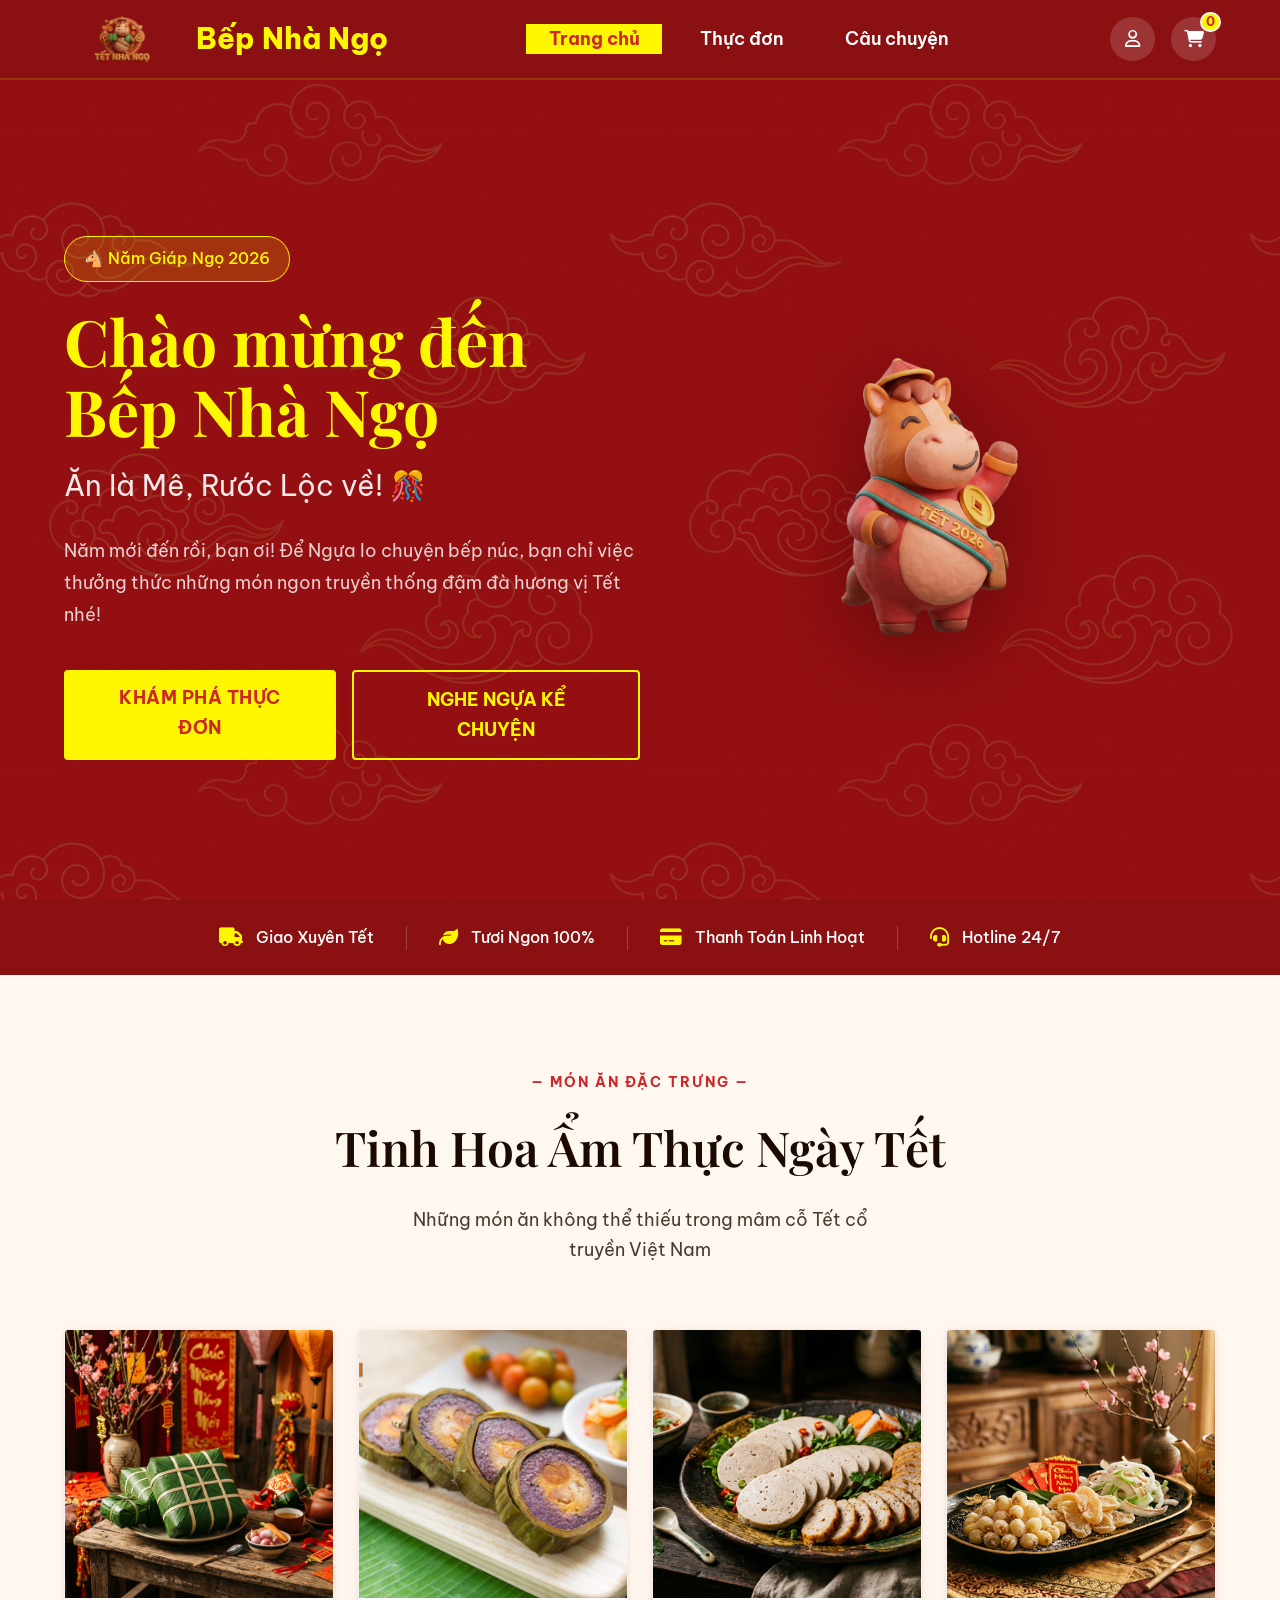
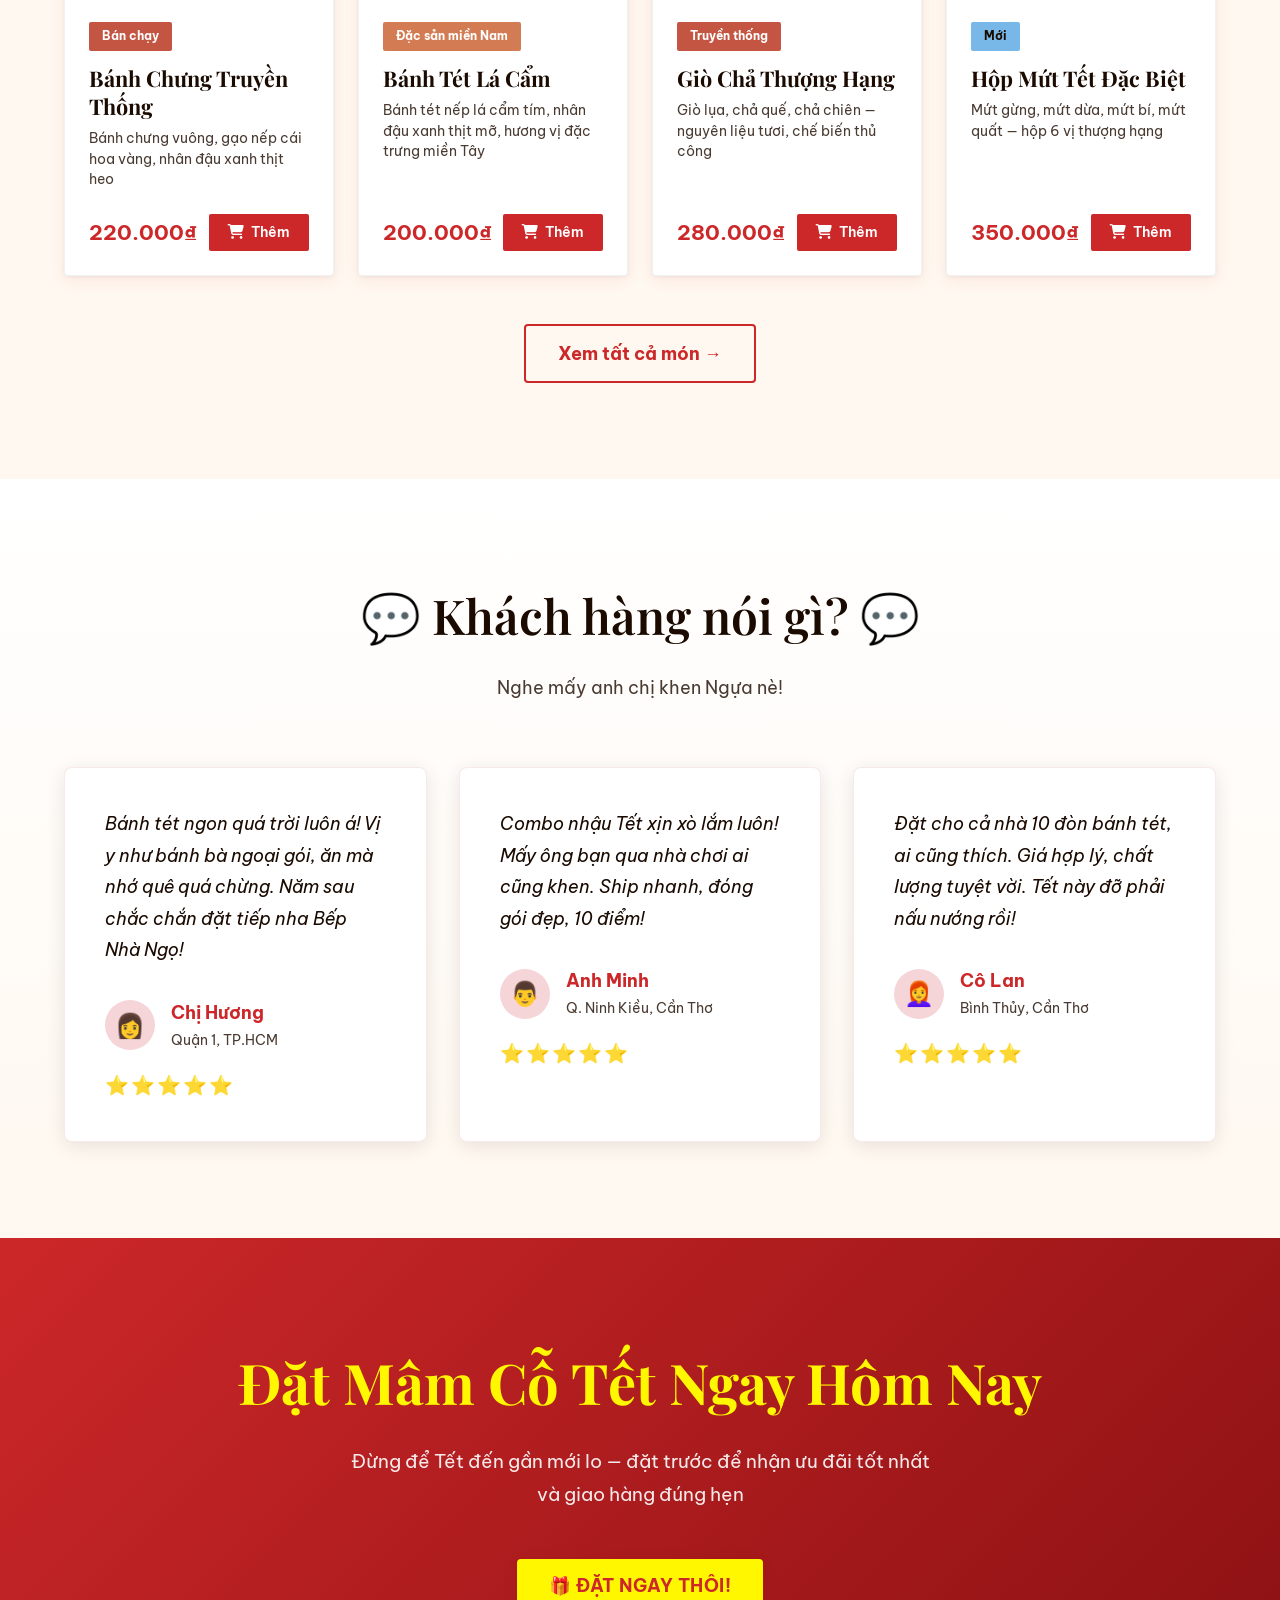
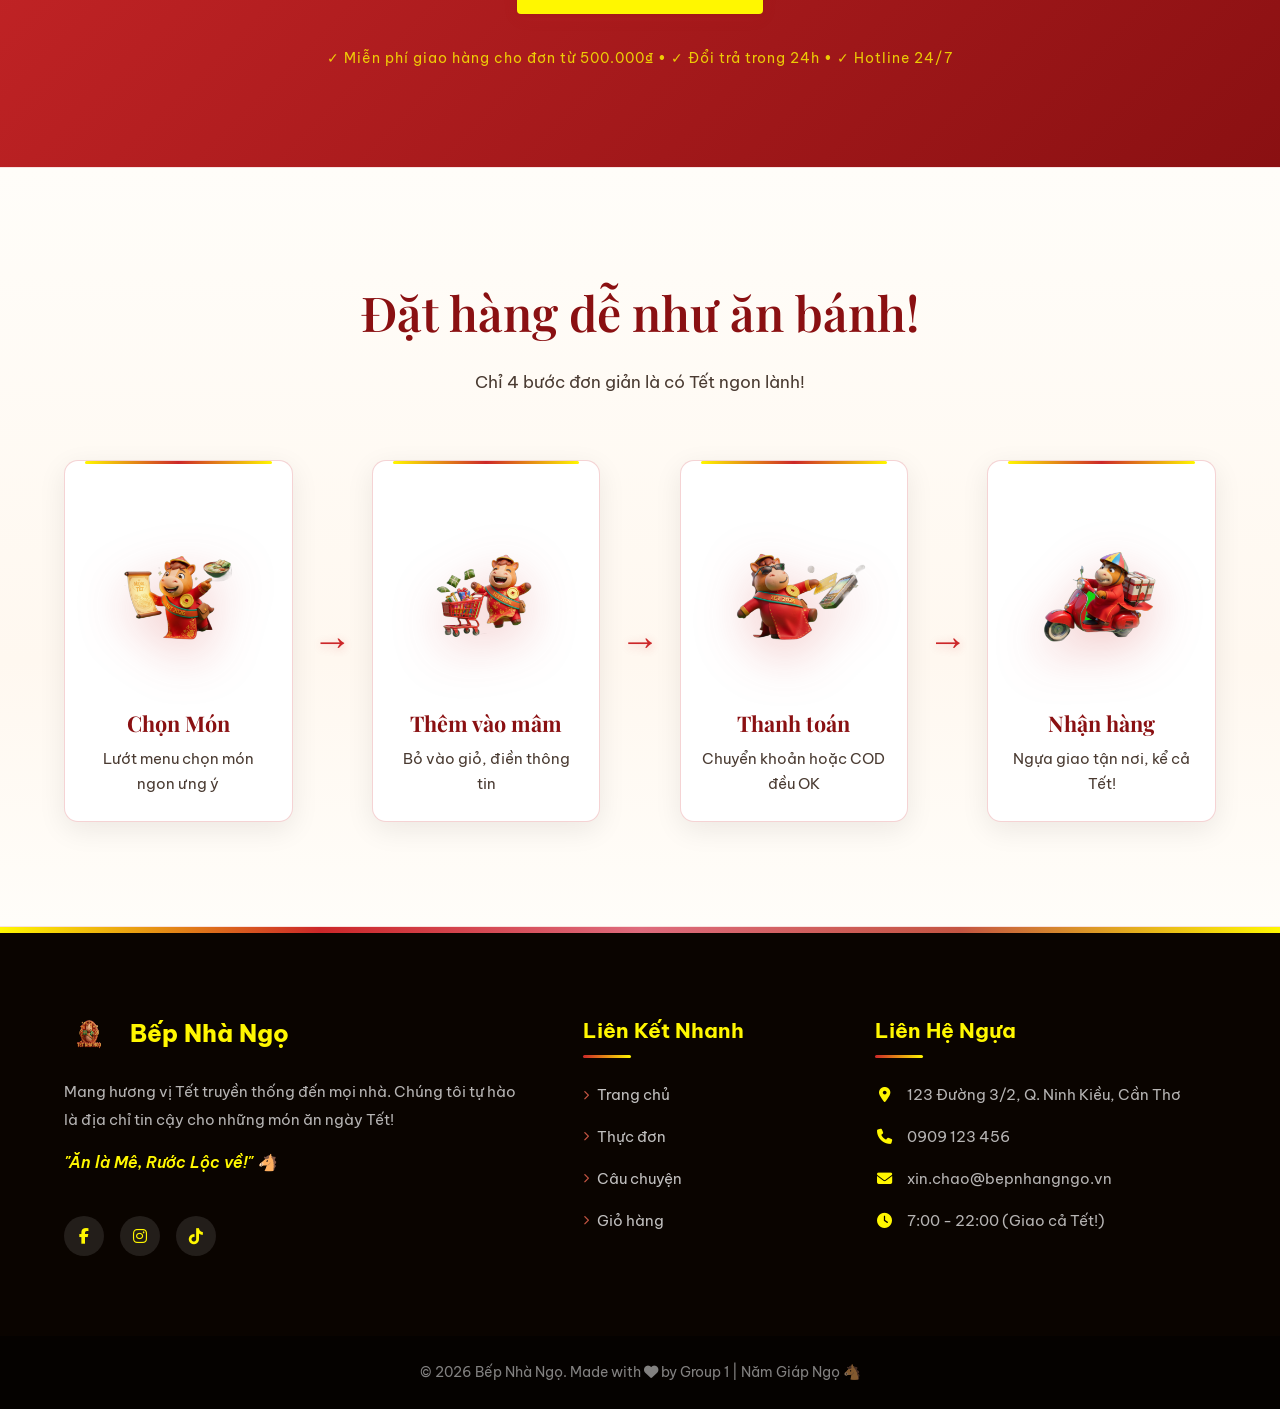
<file: index.html>
<!DOCTYPE html>
<html lang="vi">

<head>
    <!-- Khai báo bộ ký tự tiếng Việt và thiết lập giao diện responsive -->
    <meta charset="UTF-8">
    <meta name="viewport" content="width=device-width, initial-scale=1.0">

    <!-- Mô tả trang — hiển thị khi chia sẻ link hoặc tìm kiếm trên Google -->
    <meta name="description"
        content="Bếp Nhà Ngọ - Ăn là Mê, Rước Lộc về! Món ăn Tết truyền thống, giao hàng tận nơi tại Cần Thơ. Bánh tét, bánh chưng, đồ nhậu Tết chất lượng.">
    <title>Bếp Nhà Ngọ - Ăn là Mê, Rước Lộc về!</title>

    <!-- Google Fonts: Baloo 2 (tiêu đề vui), Nunito (nội dung), Cormorant Garamond (sang trọng), Inter (giao diện) -->
    <link rel="preconnect" href="https://fonts.googleapis.com">
    <link rel="preconnect" href="https://fonts.gstatic.com" crossorigin>
    <link
        href="https://fonts.googleapis.com/css2?family=Playfair+Display:wght@400;500;600;700&family=Be+Vietnam+Pro:wght@400;500;600;700&display=swap"
        rel="stylesheet">

    <!-- Favicon - icon nhỏ hiển thị trên tab trình duyệt -->
    <link rel="icon" type="image/png" href="assets/images/ui/logo.png">

    <!-- Font Awesome - thư viện icon (giỏ hàng, tìm kiếm, mạng xã hội...) -->
    <link rel="stylesheet" href="https://cdnjs.cloudflare.com/ajax/libs/font-awesome/6.5.1/css/all.min.css">

    <!-- CSS: style.css (dùng chung) + index.css (riêng cho trang chủ) -->
    <link rel="stylesheet" href="assets/css/style.css">
    <link rel="stylesheet" href="assets/css/index.css">
</head>

<body>
    <!-- ======================== HEADER - Thanh điều hướng cố định trên cùng ======================== -->
    <header class="header">
       
    </header>

    <main>
        <!-- ======================== HERO - Phần giới thiệu lớn nhất đầu trang ======================== -->
        <!-- Gồm: tiêu đề, slogan, mô tả, 2 nút hành động, và hình mascot bên phải -->
        <section class="hero-section">
            <div class="hero-text">
                <!-- Badge nhỏ — như cái nhãn nổi bật -->
                <div class="hero-badge">
                    <span>🐴</span> Năm Giáp Ngọ 2026
                </div>
                <h1 class="hero-title">
                    Chào mừng đến<br>
                    <span class="brand">Bếp Nhà Ngọ</span>
                </h1>
                <p class="hero-slogan">Ăn là Mê, Rước Lộc về! 🎊</p>
                <p class="hero-desc">
                    Năm mới đến rồi, bạn ơi! Để Ngựa lo chuyện bếp núc,
                    bạn chỉ việc thưởng thức những món ngon truyền thống
                    đậm đà hương vị Tết nhé!
                </p>
                <!-- 2 nút kêu gọi hành động (CTA) -->
                <div class="hero-actions">
                    <a href="menu.html" class="btn-primary">Khám Phá Thực Đơn</a>
                    <a href="story.html" class="btn-secondary">Nghe Ngựa Kể Chuyện</a>
                </div>
            </div>

            <!-- Hình mascot Ngựa — nếu ảnh chính lỗi thì dùng ảnh dự phòng -->
            <div class="hero-image">
                <img src="assets/images/mascots/hero-mascot.png" alt="Ngựa Mascot - Bếp Nhà Ngọ"
                    onerror="this.src='assets/images/mascots/mascot-fallback.png'">
            </div>
        </section>

        <!-- ======================== USP STRIP - Dải điểm nổi bật ======================== -->
        <!-- Hiển thị 4 cam kết: giao Tết, tươi ngon, thanh toán linh hoạt, hotline 24/7 -->
        <section class="usp-strip">
            <div class="usp-item">
                <i class="fas fa-truck"></i>
                <span>Giao Xuyên Tết</span>
            </div>
            <div class="usp-divider"></div>
            <div class="usp-item">
                <i class="fas fa-leaf"></i>
                <span>Tươi Ngon 100%</span>
            </div>
            <div class="usp-divider"></div>
            <div class="usp-item">
                <i class="fas fa-credit-card"></i>
                <span>Thanh Toán Linh Hoạt</span>
            </div>
            <div class="usp-divider"></div>
            <div class="usp-item">
                <i class="fas fa-headset"></i>
                <span>Hotline 24/7</span>
            </div>
        </section>


        <!-- ======================== SẢN PHẨM NỔI BẬT ======================== -->
        <!-- Lưới 4 sản phẩm đặc trưng, mỗi cái là 1 <article> với ảnh, tag, tên, giá, nút thêm -->
        <section class="featured-products">
            <!-- Tiêu đề phần -->
            <div class="section-header">
                <p class="section-subtitle">— MÓN ĂN ĐẶC TRƯNG —</p>
                <h2 class="section-title">Tinh Hoa Ẩm Thực Ngày Tết</h2>
                <p class="section-desc">Những món ăn không thể thiếu trong mâm cỗ Tết cổ truyền Việt Nam</p>
            </div>
            <!-- Lưới sản phẩm 4 cột -->
            <div class="product-grid">
                <!-- Sản phẩm 1: Bánh Chưng -->
                <article class="product-card card">
                    <div class="card-img">
                        <img src="assets/images/products/product-banh-tet-chuoi-1.jpg" alt="Bánh Chưng Truyền Thống">
                    </div>
                    <div class="card-body">
                        <span class="card-tag hot">Bán chạy</span>
                        <h3>Bánh Chưng Truyền Thống</h3>
                        <p class="card-desc">Bánh chưng vuông, gạo nếp cái hoa vàng, nhân đậu xanh thịt heo</p>
                        <div class="card-bottom">
                            <p class="price">250.000₫</p>
                            <a href="detail.html" class="btn-add"><i class="fas fa-shopping-cart"></i> Thêm</a>
                        </div>
                    </div>
                </article>

                <!-- Sản phẩm 2: Bánh Tét -->
                <article class="product-card card">
                    <div class="card-img">
                        <img src="assets/images/products/product-banh-tet-dau-1.jpg" alt="Bánh Tét Lá Cẩm">
                    </div>
                    <div class="card-body">
                        <span class="card-tag special">Đặc sản miền Nam</span>
                        <h3>Bánh Tét Lá Cẩm</h3>
                        <p class="card-desc">Bánh tét nếp lá cẩm tím, nhân đậu xanh thịt mỡ, hương vị đặc trưng miền Tây
                        </p>
                        <div class="card-bottom">
                            <p class="price">180.000₫</p>
                            <a href="detail.html" class="btn-add"><i class="fas fa-shopping-cart"></i> Thêm</a>
                        </div>
                    </div>
                </article>

                <!-- Sản phẩm 3: Giò Chả -->
                <article class="product-card card">
                    <div class="card-img">
                        <img src="assets/images/products/product-combo-nhau.jpg"
                            alt="Giò Chả Thượng Hạng">
                    </div>
                    <div class="card-body">
                        <span class="card-tag trad">Truyền thống</span>
                        <h3>Giò Chả Thượng Hạng</h3>
                        <p class="card-desc">Giò lụa, chả quế, chả chiên — nguyên liệu tươi, chế biến thủ công</p>
                        <div class="card-bottom">
                            <p class="price">320.000₫</p>
                            <a href="detail.html" class="btn-add"><i class="fas fa-shopping-cart"></i> Thêm</a>
                        </div>
                    </div>
                </article>

                <!-- Sản phẩm 4: Mứt Tết -->
                <article class="product-card card">
                    <div class="card-img">
                        <img src="assets/images/products/product-bia-cao-cap.jpg" alt="Hộp Mứt Tết Đặc Biệt">
                    </div>
                    <div class="card-body">
                        <span class="card-tag new">Mới</span>
                        <h3>Hộp Mứt Tết Đặc Biệt</h3>
                        <p class="card-desc">Mứt gừng, mứt dừa, mứt bí, mứt quất — hộp 6 vị thượng hạng</p>
                        <div class="card-bottom">
                            <p class="price">350.000₫</p>
                            <a href="detail.html" class="btn-add"><i class="fas fa-shopping-cart"></i> Thêm</a>
                        </div>
                    </div>
                </article>
            </div>
            <!-- Nút dẫn sang trang thực đơn đầy đủ -->
            <div class="view-all-btn-container">
                <a href="menu.html" class="btn-outline">Xem tất cả món →</a>
            </div>
        </section>

        <!-- Testimonials Section -->
        <!-- ======================== ĐÁNH GIÁ KHÁCH HÀNG ======================== -->
        <!-- 3 thẻ đánh giá với nội dung, avatar, tên, địa chỉ, sao -->
        <section class="testimonials-section">
            <div class="section-header">
                <h2 class="section-title">💬 Khách hàng nói gì? 💬</h2>
                <p class="section-desc">Nghe mấy anh chị khen Ngựa nè!</p>
            </div>
            <div class="testimonial-grid">
                <div class="testimonial-card">
                    <p class="test-text">
                        Bánh tét ngon quá trời luôn á! Vị y như bánh bà ngoại gói, ăn mà nhớ quê quá chừng.
                        Năm sau chắc chắn đặt tiếp nha Bếp Nhà Ngọ!
                    </p>
                    <div class="test-author">
                        <span class="test-avatar">👩</span>
                        <div class="test-info">
                            <h4>Chị Hương</h4>
                            <p>Quận 1, TP.HCM</p>
                        </div>
                    </div>
                    <div class="test-stars">⭐⭐⭐⭐⭐</div>
                </div>
                <div class="testimonial-card">
                    <p class="test-text">
                        Combo nhậu Tết xịn xò lắm luôn! Mấy ông bạn qua nhà chơi ai cũng khen.
                        Ship nhanh, đóng gói đẹp, 10 điểm!
                    </p>
                    <div class="test-author">
                        <span class="test-avatar">👨</span>
                        <div class="test-info">
                            <h4>Anh Minh</h4>
                            <p>Q. Ninh Kiều, Cần Thơ</p>
                        </div>
                    </div>
                    <div class="test-stars">⭐⭐⭐⭐⭐</div>
                </div>
                <div class="testimonial-card">
                    <p class="test-text">
                        Đặt cho cả nhà 10 đòn bánh tét, ai cũng thích. Giá hợp lý, chất lượng tuyệt vời.
                        Tết này đỡ phải nấu nướng rồi!
                    </p>
                    <div class="test-author">
                        <span class="test-avatar">👩‍🦰</span>
                        <div class="test-info">
                            <h4>Cô Lan</h4>
                            <p>Bình Thủy, Cần Thơ</p>
                        </div>
                    </div>
                    <div class="test-stars">⭐⭐⭐⭐⭐</div>
                </div>
            </div>
        </section>

        <!-- ======================== KÊU GỌI HÀNH ĐỘNG CUỐI TRANG ======================== -->
        <!-- Phần nền đỏ nổi bật, thúc giục khách đặt hàng ngay -->
        <!-- Final CTA -->
        <section class="final-cta">
            <h2 class="ctatitle">Đặt Mâm Cỗ Tết Ngay Hôm Nay</h2>
            <p class="ctadesc">Đừng để Tết đến gần mới lo — đặt trước để nhận ưu đãi tốt nhất và giao hàng đúng hẹn</p>
            <div class="ctabtns">
                <a href="menu.html" class="btn-primary">🎁 Đặt ngay thôi!</a>
            </div>
            <p class="ctatrust">✓ Miễn phí giao hàng cho đơn từ 500.000₫ • ✓ Đổi trả trong 24h • ✓ Hotline 24/7</p>
        </section>

        <!-- ======================== HƯỚNG DẪN ĐẶT HÀNG ======================== -->
        <!-- 4 bước: Chọn món → Thêm giỏ → Thanh toán → Nhận hàng -->
        <!-- Order Steps Section -->
        <section class="order-steps-section">
            <div class="order-header section-header">
                <h2 class="section-title">Đặt hàng dễ như ăn bánh!</h2>
                <p class="section-desc">Chỉ 4 bước đơn giản là có Tết ngon lành!</p>
            </div>
            <div class="steps-row">
                <div class="step">
                    <div class="step-icon">
                        <img src="assets/images/mascots/b1.png" alt="Chọn Món">
                    </div>
                    <h3>Chọn Món</h3>
                    <p>Lướt menu chọn món ngon ưng ý</p>
                </div>
                <div class="step-arrow">→</div>
                <div class="step">
                    <div class="step-icon">
                        <img src="assets/images/mascots/b2.png" alt="Thêm vào mâm">
                    </div>
                    <h3>Thêm vào mâm</h3>
                    <p>Bỏ vào giỏ, điền thông tin</p>
                </div>
                <div class="step-arrow">→</div>
                <div class="step">
                    <div class="step-icon">
                        <img src="assets/images/mascots/b3.png" alt="Thanh toán">
                    </div>
                    <h3>Thanh toán</h3>
                    <p>Chuyển khoản hoặc COD đều OK</p>
                </div>
                <div class="step-arrow">→</div>
                <div class="step">
                    <div class="step-icon">
                        <img src="assets/images/mascots/b4.png" alt="Nhận hàng">
                    </div>
                    <h3>Nhận hàng</h3>
                    <p>Ngựa giao tận nơi, kể cả Tết!</p>
                </div>
            </div>
        </section>

    </main>

    <!-- ======================== FOOTER - Chân trang ======================== -->
    <!-- Gồm 3 cột: giới thiệu + mạng xã hội, liên kết nhanh, thông tin liên hệ -->
    <!-- Footer -->
    <footer class="footer">
       
    </footer>

    <!-- JavaScript chính của trang -->
    <script src="assets/js/main.js"></script>
    <script src="assets/js/script.js"></script>
</body>

</html>
</file>
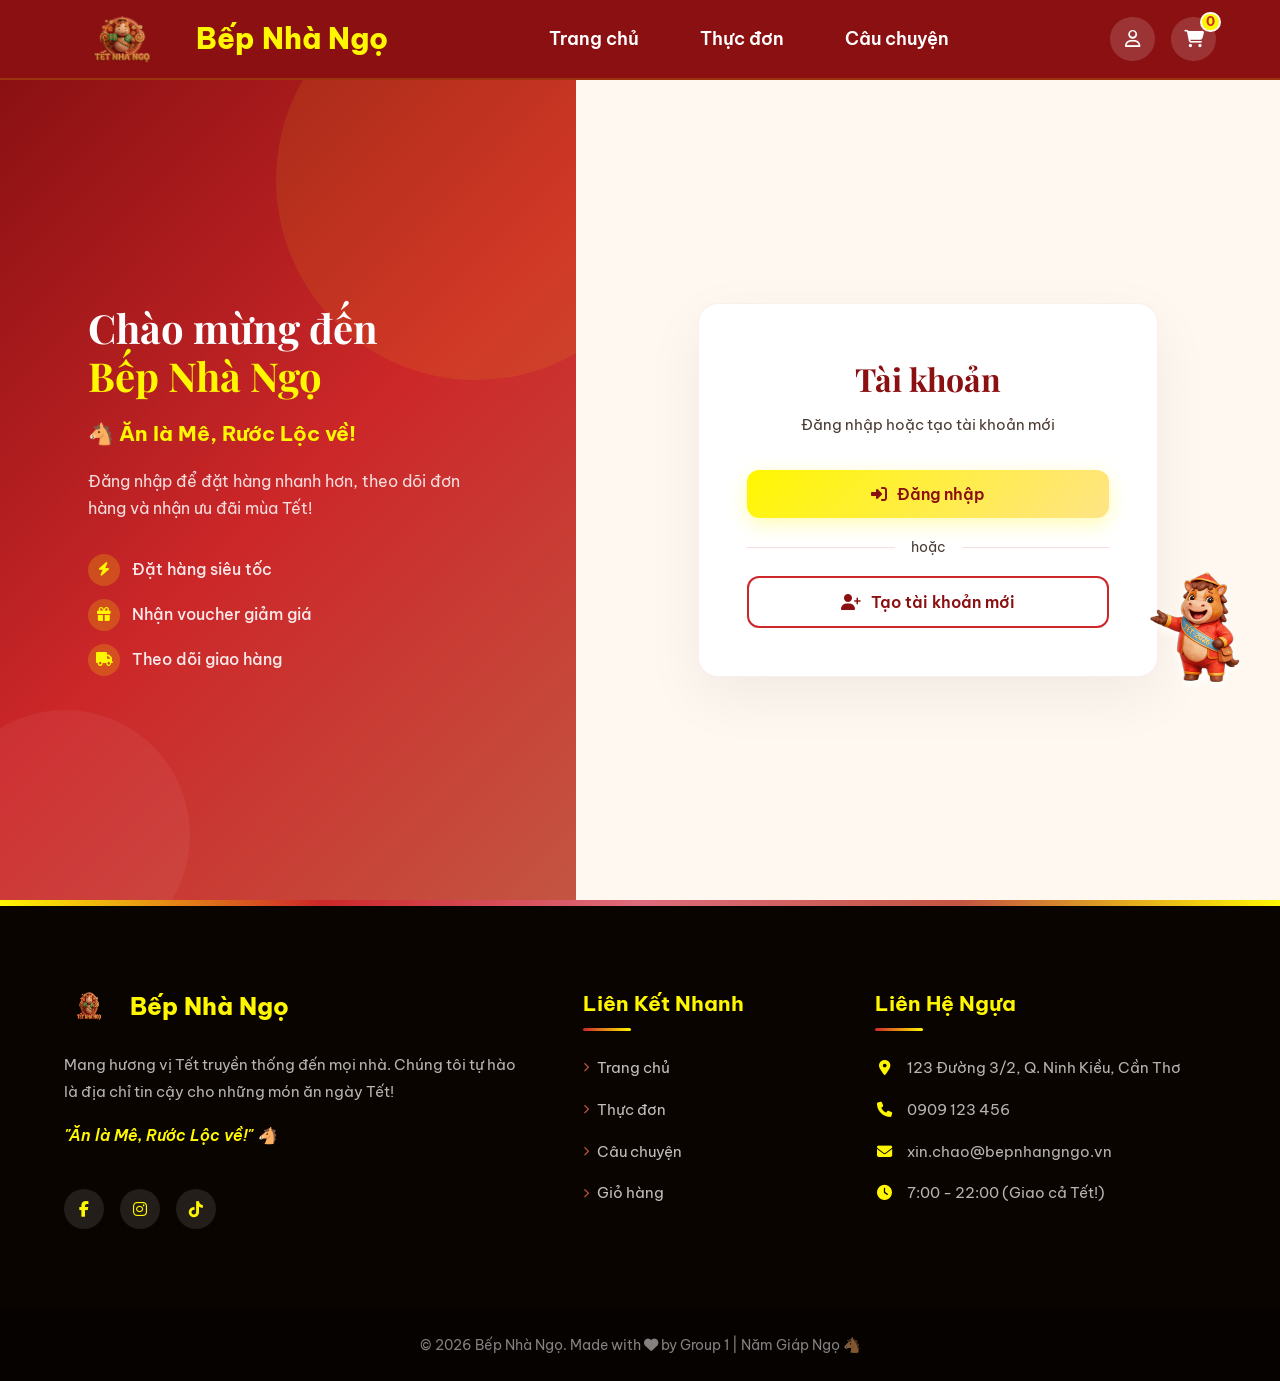
<file: cart.html>
<!DOCTYPE html>
<html lang="vi">

<head>
    <meta charset="UTF-8">
    <meta name="viewport" content="width=device-width, initial-scale=1.0">
    <meta name="description" content="Giỏ hàng - Bếp Nhà Ngọ. Xem và thanh toán đơn hàng món ăn Tết của bạn.">
    <title>Giỏ hàng - Bếp Nhà Ngọ</title>
    <link rel="preconnect" href="https://fonts.googleapis.com">
    <link rel="preconnect" href="https://fonts.gstatic.com" crossorigin>
    <link
        href="https://fonts.googleapis.com/css2?family=Playfair+Display:wght@400;500;600;700&family=Be+Vietnam+Pro:wght@400;500;600;700&display=swap"
        rel="stylesheet">
    <link rel="icon" type="image/png" href="assets/images/ui/logo.png">
    <link rel="stylesheet" href="https://cdnjs.cloudflare.com/ajax/libs/font-awesome/6.5.1/css/all.min.css">
    <link rel="stylesheet" href="assets/css/style.css">
    <link rel="stylesheet" href="assets/css/index.css">
    <link rel="stylesheet" href="assets/css/cart.css">
</head>

<body>
    <header class="header"></header>

    <main class="cart-wrapper">
    <!-- Main Content -->
     <div class="container">
        <div class="cart-header">
            <h1>🐴 Ngựa Phi Thần Tốc - Giao Tết Tận Nơi</h1>
            <div class="subtitle">✨ Để Bếp Nhà Ngọ lo toan, bạn chỉ việc đón Xuân an nhàn ✨</div>
        </div>

        <div class="main-content">
            <!-- KHU VỰC TRÁI - Danh sách Tết -->
            <div class="left-section">
                <h2 class="section-title">🏮 Danh Sách sắm Tết 🏮</h2>
                <div id="cartItems">
                    <!-- Sản phẩm sẽ được thêm vào đây -->
                </div>
                <div class="total-section">
                    <div class="total-row">
                        <span>💰 Tổng Tiền:</span>
                        <span id="totalAmount">0đ</span>
                    </div>
                </div>


            </div>
                <!-- KHU VỰC PHẢI - Thanh toán -->
            <div class="right-section">
                <img src="assets/images/mascots/b3.png" alt="Ngựa Tết" class="envelope-decoration">
                <h2 class="section-title"> Thông Tin Nhận Hàng </h2>
                <form id="checkoutForm">
                    <div class="form-group">
                        <label for="customerName">👤 Họ và Tên:</label>
                        <input type="text" id="customerName"  name="customerName" placeholder="Nhập họ tên của bạn" required>
                    </div>

                    <div class="form-group">
                        <label for="customerAddress">🏠 Địa Chỉ Nhận Hàng:</label>
                        <textarea id="customerAddress" name="customerAddress" placeholder="Nhập địa chỉ chi tiết (số nhà, đường, phường, quận/huyện, tỉnh/thành phố)" required></textarea>
                    </div>

                    <div class="form-group">
                        <label for="customerPhone">📞 Số Điện Thoại:</label>
                        <input type="tel" id="customerPhone" name="customerPhone" placeholder="Nhập số điện thoại của bạn" required>
                    </div>

                    <div class="form-group">
                        <label for="customerNote">📝 Ghi Chú (Nếu có):</label>
                        <textarea id="customerNote" name="customerNote" placeholder="Ghi chú thêm về đơn hàng"></textarea>
                    </div>

                <input type="hidden" name="payment" value="cod">
                        <button type="button" class="checkout-btn" onclick="checkout()">
                            MÃ ĐÁO THÀNH CÔNG 
                        </button>
                    </form>
            </div>
        </div>
    </div>

    <div class="notification" id="notification"></div>
    </main>

    <footer class="footer"></footer>

    <script src="assets/js/script.js"></script>
    <script src="assets/js/main.js"></script>
    <script src="assets/js/cart.js"></script>
</body>

</html>
</file>
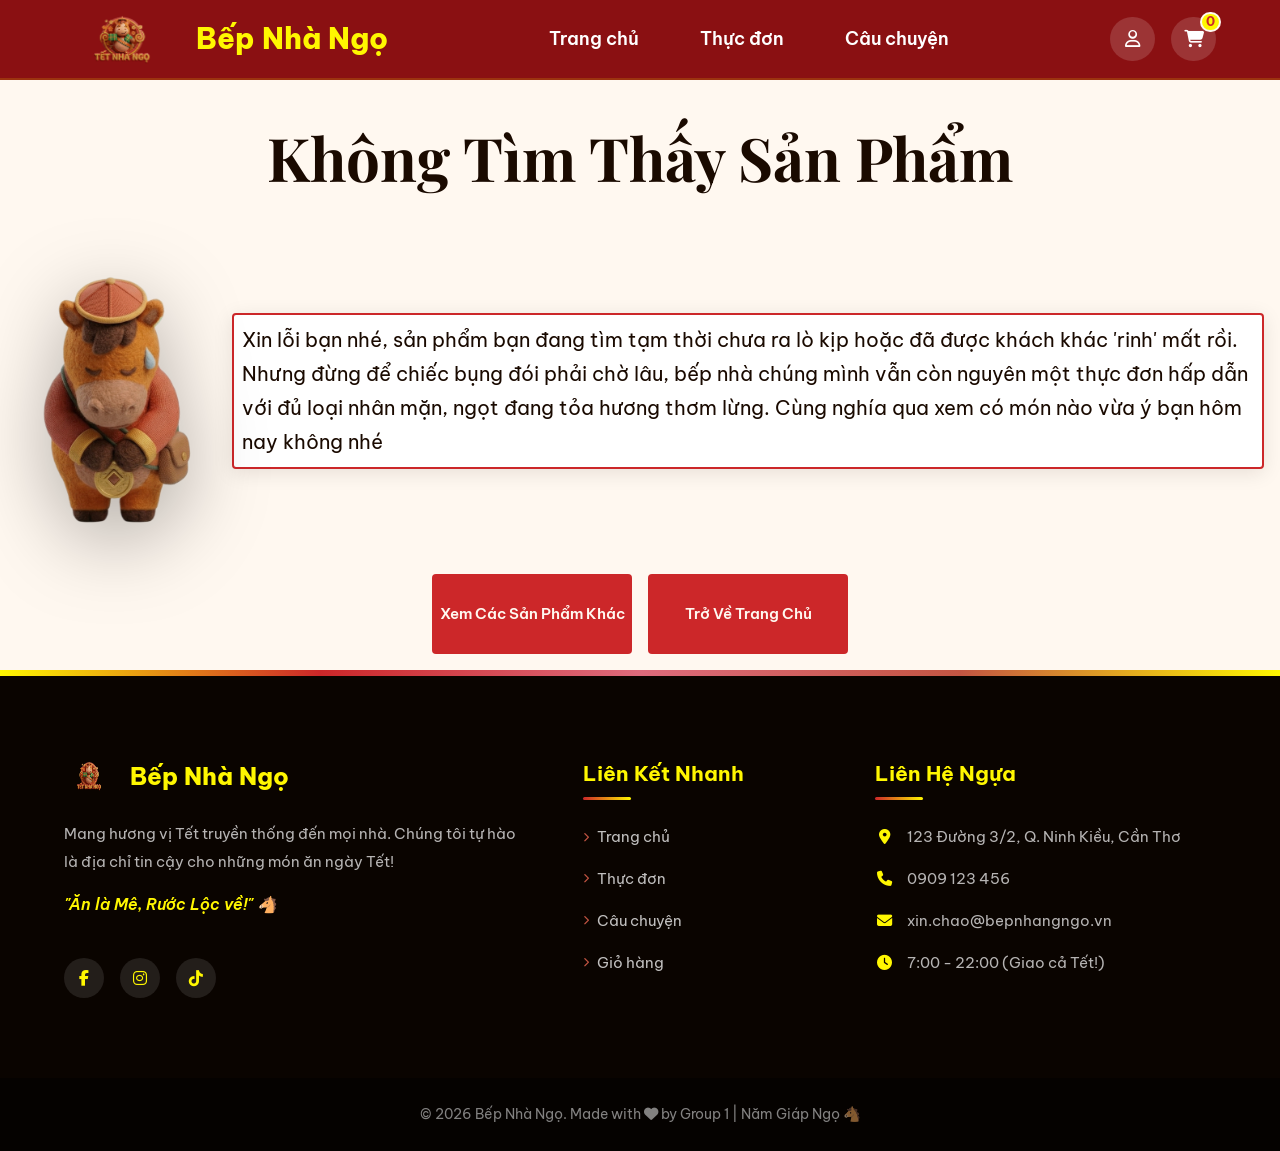
<file: detail.html>
<!doctype html>
<html lang="vi">
  <head>
    <meta charset="UTF-8" />
    <meta name="viewport" content="width=device-width, initial-scale=1.0" />

    <meta
      name="description"
      content="Bếp Nhà Ngọ - Ăn là Mê, Rước Lộc về! Món ăn Tết truyền thống, giao hàng tận nơi tại Cần Thơ. Bánh tét, bánh chưng, đồ nhậu Tết chất lượng."
    />
    <!-- Tiêu đề hiện trên tab trình duyệt -->
    <title>Bếp Nhà Ngọ - Ăn là Mê, Rước Lộc về!</title>

    <!-- Kết nối trước tới Google Fonts để tải font nhanh hơn -->
    <link rel="preconnect" href="https://fonts.googleapis.com" />
    <link rel="preconnect" href="https://fonts.gstatic.com" crossorigin />
    <!-- Tải 2 font chữ từ Google Fonts:
         - Playfair Display: font serif sang trọng, dùng cho tiêu đề lớn
         - Be Vietnam Pro: font sans-serif hiện đại, dùng cho nội dung thông thường -->
    <link
      href="https://fonts.googleapis.com/css2?family=Playfair+Display:wght@400;500;600;700&family=Be+Vietnam+Pro:wght@400;500;600;700&display=swap"
      rel="stylesheet"
    />

    <!-- Favicon: icon nhỏ hiện trên tab trình duyệt, dùng logo của shop -->
    <link rel="icon" type="image/png" href="assets/images/ui/logo.png" />

    <!-- Font Awesome: thư viện icon (giỏ hàng, tìm kiếm, mạng xã hội...) -->
    <link
      rel="stylesheet"
      href="https://cdnjs.cloudflare.com/ajax/libs/font-awesome/6.5.1/css/all.min.css"
    />

    <!-- style.css: CSS dùng chung cho toàn bộ website (biến màu, reset, font...) -->
    <link rel="stylesheet" href="assets/css/style.css" />
    <!-- index.css: CSS của trang chủ, dùng lại một số thành phần chung -->
    <link rel="stylesheet" href="assets/css/index.css" />
    <!-- detail.css: CSS riêng cho trang chi tiết sản phẩm này -->
    <link rel="stylesheet" href="assets/css/detail.css" />
  </head>
  <body>
    <!-- ======================== HEADER ========================
         Header được tải động bằng JS (script.js),
         không cần viết nội dung ở đây, JS sẽ tự điền vào -->
    <header class="header"></header>

    <!-- padding-top: 5rem để nội dung không bị header che khuất
         vì header đang được position: fixed (dính trên cùng) -->
    <main style="padding-top: 5rem">

      <!-- ======================== PHẦN ẢNH VÀ THÔNG TIN SẢN PHẨM ========================
           Section này hiển thị ảnh lớn bên trái và thông tin sản phẩm bên phải.
           Toàn bộ nội dung HTML tĩnh bên trong sẽ bị JS (detail.js) thay thế
           bằng dữ liệu thực lấy từ product.json dựa theo ?id= trên URL -->
      <section class="single-product">
        <div class="container">

          <!-- Ảnh sản phẩm lớn bên trái kèm gallery ảnh nhỏ phía dưới -->
          <div class="big-img-left">
            <!-- Ảnh chính lớn: src mặc định này sẽ bị JS ghi đè khi tải xong dữ liệu -->
            <img
              src="assets/images/story/story-banh-chung-new.png"
              alt=""
              id="main-img"
            />
            <!-- gallery-container: lưới 4 ảnh nhỏ bên dưới ảnh chính.
                 Khi click vào ảnh nhỏ, JS sẽ cập nhật src của #main-img phía trên -->
            <div class="gallery-container">
              <!-- Các ảnh nhỏ placeholder tĩnh — JS sẽ thay bằng ảnh thực từ JSON.
                   class="small-img" dùng để JS attach sự kiện click -->
              <img
                src="assets/images/story/story-banh-chung-new.png"
                alt=""
                class="small-img"
              />
              <img
                src="assets/images/products/product-banh-tet-chuoi-1.jpg"
                alt=""
                class="small-img"
              />
              <img
                src="assets/images/products/product-banh-tet-chuoi-2.jpg"
                alt=""
                class="small-img"
              />
              <img
                src="assets/images/products/product-banh-tet-dau-2.jpg"
                alt=""
                class="small-img"
              />
            </div>
          </div>

          <!-- Phần nội dung chữ bên phải: tên, rating, mô tả, giá, nút mua -->
          <div class="content-right">
            <!-- Tên sản phẩm: font lớn màu đỏ đậm -->
            <h2 class="product-name">Bánh Tét Nhân Chuối</h2>
            <!-- Đánh giá sao: hiện bằng emoji ⭐ lấy từ JSON -->
            <span class="product-rating">⭐⭐⭐⭐⭐</span>
            <!-- Mô tả ngắn về sản phẩm + link sang trang story.html -->
            <p class="product-description">
              Bánh tét, có nơi gọi là bánh đòn, là một loại bánh trong ẩm thực
              của cả người Việt và một số dân tộc ít người ở miền Nam và miền
              Trung Việt Nam, là nét tương đồng của bánh chưng ở miền Bắc về
              nguyên liệu, cách nấu, chỉ khác về hình dáng và sử dụng lá chuối
              để gói thay vì lá dong, vì vậy nó cũng được sử dụng nhiều nhất
              trong dịp Tết Nguyên đán cổ truyền của dân tộc Việt Nam với vai
              trò không khác bánh chưng. Nhưng cũng có nhiều bánh tét nhân chuối
              hay đậu đen được làm hay là bán quanh năm.
              <a href="./story.html">Xem thêm các câu chuyện ngày tết →</a>
            </p>
            <!-- Giá sản phẩm: số lớn màu đỏ, đơn vị tính nhỏ hơn bên cạnh -->
            <strong class="product-price">180.000₫ <span>/ Đòn</span></strong>

            <!-- Khu vực chọn số lượng và nút thêm vào giỏ hàng -->
            <div class="buying-wrap">
              <!-- Ô nhập số lượng: min=1 để không nhập âm hoặc bằng 0 -->
              <input id="quantity" type="number" value="1" min="1" />
              <!-- Nút thêm vào giỏ: JS (detail.js) lắng nghe click và gọi addToCart() -->
              <button class="add-to-cart-button" id="add-cart">
                BỎ VÀO MÂM
              </button>
            </div>
          </div>
        </div>
      </section>

      <!-- ======================== PHẦN CHI TIẾT SẢN PHẨM ========================
           Thông tin đầy đủ hơn: trọng lượng, thành phần, đóng gói, hẹn dùng, bảo quản.
           JS (detail.js) sẽ điền dữ liệu từ JSON vào #more-details bên dưới -->
      <section class="more-info">
        <!-- Thanh tiêu đề section + ảnh linh vật trang trí góc phải -->
        <div class="title">
          <h1>Chi Tiết Sản Phẩm</h1>
          <!-- Ảnh linh vật nhỏ đặt góc dưới phải của title,
               z-index cao hơn để nổi lên trên nền -->
          <img
            src="assets/images/mascots/top-bar-mascot-detail.png"
            class="top-mascot"
          />
        </div>
        <!-- Container chứa nội dung chi tiết: các cặp h4 (tiêu đề) + p (nội dung).
             JS dùng id "more-details" để tìm và cập nhật khi tải dữ liệu xong -->
        <div class="container" id="more-details">
          <!-- id="weight", id="ingredient-list" v.v. để dễ nhắm mục tiêu khi debug -->
          <h4 id="weight">Trọng lượng:</h4>
          <p>800g - 1kg / đòn.</p>
          <h4 id="ingredient-list">Thành phần chính:</h4>
          <p>
            - Bánh tét nhân đậu (Ngọt/Mặn): Gạo nếp sáp thượng hạng dẻo thơm,
            đậu xanh tách vỏ sên kỹ giữ được độ bùi, nước cốt dừa béo ngậy, gia
            vị cơ bản (muối, tiêu, đường) và lá chuối tươi. (Nếu bán kèm nhân
            thịt mỡ, bạn có thể bổ sung thêm: thịt ba rọi ướp vị đậm đà).<br />
            - Bánh tét nhân chuối (Ngọt): Gạo nếp sáp trộn đều với nước cốt dừa
            thơm béo, nhân chuối xiêm (chuối sứ) chín rục được ướp đường
            phèn/đường cát kỹ lưỡng để khi luộc lên màu đỏ hồng tự nhiên, mang
            lại vị ngọt thanh, dẻo mềm và bọc ngoài bằng lá chuối tươi.
          </p>
          <h4 id="Packing">Quy cách đóng gói:</h4>
          <p>
            Hút chân không từng đòn giúp đảm bảo vệ sinh an toàn thực phẩm và
            kéo dài thời gian bảo quản.
          </p>
          <h4 id="exp">Hạn sử dụng:</h4>
          <p>
            - 06 ngày kể từ ngày sản xuất ở nhiệt độ thường 16-20 oC <br />- 15
            ngày kể từ ngày sản xuất ở nhiệt độ 5 - 10oC (ngăn mát tủ lạnh)<br />-
            03 tháng kể từ ngày sản xuất ở nhiệt độ 5 -18oC (cấp đông)
          </p>
          <h4 id="uses">Cách dùng:</h4>
          <p>
            - Dùng dao hoặc chính sợi lạt gói bánh để cắt thành từng khoanh
            tròn.
            <br />- Thưởng thức trực tiếp để cảm nhận vị dẻo mềm nguyên bản.<br />
            - Ngon hơn khi chiên giòn: Cắt lát mỏng và chiên vàng đều hai mặt,
            ăn kèm với dưa món, củ kiệu hoặc tương ớt.
          </p>
          <h4 id="Preserve">Bảo quản:</h4>
          <p>
            - Để nơi khô ráo, thoáng mát, tránh ánh nắng trực tiếp.<br />
            - Nếu chưa dùng hết, bọc kín phần mặt cắt bằng màng bọc thực phẩm và
            bảo quản trong ngăn mát tủ lạnh. Khi ăn chỉ cần hấp nóng hoặc chiên
            lại.
          </p>
        </div>
      </section>

      <!-- ======================== PHẦN ĐÁNH GIÁ KHÁCH HÀNG ========================
           Hiển thị danh sách review từ khách.
           JS (detail.js) điền review-card động vào div.reviews -->
      <section class="product-reviews">
        <!-- Thanh tiêu đề section + ảnh linh vật trang trí -->
        <div class="title">
          <h1>Đánh Giá Từ Khách Hàng Nhà Ngọ</h1>
          <img
            src="assets/images/mascots/top-bar-mascot-rating.png"
            class="top-mascot"
          />
        </div>

        <!-- div.reviews.container: vừa là container flex/grid, vừa là nơi JS
             (detail.js) inject HTML các review-card từ mảng reviews trong JSON.
             Nội dung tĩnh bên dưới chỉ là placeholder, sẽ bị ghi đè khi JS chạy -->
        <div class="reviews container">
          <!-- Một review-card mẫu: gồm avatar + thông tin người dùng + nội dung nhận xét -->
          <div class="review-card">
            <!-- test-author: hàng trên cùng của card, flex ngang -->
            <div class="test-author">
              <!-- Avatar dạng emoji, lấy từ trường "avatar" trong JSON -->
              <span class="test-avatar">👩</span>
              <div class="test-info">
                <h4>Chị Hương</h4>
                <!-- Địa chỉ / vùng miền của người đánh giá -->
                <p>Quận 1, TP.HCM</p>
                <!-- Số sao đánh giá hiển thị bằng emoji ⭐ lấy từ JSON -->
                <div class="test-stars">⭐⭐⭐⭐⭐</div>
              </div>
            </div>
            <!-- Nội dung nhận xét -->
            <p class="test-text">
              Bánh tét ngon quá trời luôn á! Vị y như bánh bà ngoại gói, ăn mà
              nhớ quê quá chừng. Năm sau chắc chắn đặt tiếp nha Bếp Nhà Ngọ!
            </p>
          </div>

          <!-- (Các review-card tương tự, sẽ bị thay ở runtime — giữ lại để xem layout) -->
          <div class="review-card">
            <div class="test-author">
              <span class="test-avatar">👩</span>
              <div class="test-info">
                <h4>Chị Hương</h4>
                <p>Quận 1, TP.HCM</p>
                <div class="test-stars">⭐⭐⭐⭐⭐</div>
              </div>
            </div>
            <p class="test-text">
              Bánh tét ngon quá trời luôn á! Vị y như bánh bà ngoại gói, ăn mà
              nhớ quê quá chừng. Năm sau chắc chắn đặt tiếp nha Bếp Nhà Ngọ!
            </p>
          </div>

          <div class="review-card">
            <div class="test-author">
              <span class="test-avatar">👩</span>
              <div class="test-info">
                <h4>Chị Hương</h4>
                <p>Quận 1, TP.HCM</p>
                <div class="test-stars">⭐⭐⭐⭐⭐</div>
              </div>
            </div>
            <p class="test-text">
              Bánh tét ngon quá trời luôn á! Vị y như bánh bà ngoại gói, ăn mà
              nhớ quê quá chừng. Năm sau chắc chắn đặt tiếp nha Bếp Nhà Ngọ!
            </p>
          </div>
        </div>
      </section>

      <!-- ======================== PHẦN SẢN PHẨM LIÊN QUAN ========================
           Hiển thị ngẫu nhiên 4 sản phẩm khác từ product.json.
           JS (detail.js) điền article.related-product vào div.products.grid -->
      <section class="related-products">
        <!-- Thanh tiêu đề section + ảnh linh vật trang trí -->
        <div class="title">
          <h1>Các Món Ngon Khác Trong Gian Bếp</h1>
          <img
            src="assets/images/mascots/top-bar-mascot-related.png"
            class="top-mascot"
          />
        </div>

        <!-- Container ngoài để căn giữa lưới sản phẩm -->
        <div class="container">
          <!-- div.products.grid: lưới auto-fit chứa các card.
               JS dùng querySelector(".products") để lấy phần tử này và inject HTML.
               Nội dung article tĩnh bên dưới là placeholder xem layout. -->
          <div class="products grid">
            <!-- Mỗi article là một card sản phẩm liên quan.
                 Cấu trúc: ảnh (link sang detail) + nội dung (tên, mô tả ngắn, giá, nút thêm) -->
            <article class="related-product" href="detail.html?id=">
              <img src="assets/images/products/product-banh-tet-chuoi-1.jpg" alt="" />
              <div class="content-wrap">
                <h3>Bánh Tét Lá Cẩm</h3>
                <p>
                  Bánh tét nếp lá cẩm tím, nhân đậu xanh thịt mỡ, hương vị đặc
                  trưng miền Tây
                </p>
                <!-- card-bottom: flex ngang, giá bên trái, nút bên phải -->
                <div class="card-bottom">
                  <p class="price">180.000₫</p>
                  <a href="detail.html?id=" class="btn-add"
                    ><i class="fas fa-shopping-cart"></i> Thêm</a
                  >
                </div>
              </div>
            </article>

            <article class="related-product">
              <img src="assets/images/products/product-banh-tet-chuoi-1.jpg" alt="" />
              <div class="content-wrap">
                <h3>Bánh Tét Lá Cẩm</h3>
                <p>
                  Bánh tét nếp lá cẩm tím, nhân đậu xanh thịt mỡ, hương vị đặc
                  trưng miền Tây
                </p>
                <div class="card-bottom">
                  <p class="price">180.000₫</p>
                  <a href="detail.html?id=" class="btn-add"
                    ><i class="fas fa-shopping-cart"></i> Thêm</a
                  >
                </div>
              </div>
            </article>

            <article class="related-product">
              <img src="assets/images/products/product-banh-tet-chuoi-1.jpg" alt="" />
              <div class="content-wrap">
                <h3>Bánh Tét Lá Cẩm</h3>
                <p>
                  Bánh tét nếp lá cẩm tím, nhân đậu xanh thịt mỡ, hương vị đặc
                  trưng miền Tây
                </p>
                <div class="card-bottom">
                  <p class="price">180.000₫</p>
                  <a href="detail.html?id=" class="btn-add"
                    ><i class="fas fa-shopping-cart"></i> Thêm</a
                  >
                </div>
              </div>
            </article>

            <article class="related-product">
              <img src="assets/images/products/product-banh-tet-chuoi-1.jpg" alt="" />
              <div class="content-wrap">
                <h3>Bánh Tét Lá Cẩm</h3>
                <p>
                  Bánh tét nếp lá cẩm tím, nhân đậu xanh thịt mỡ, hương vị đặc
                  trưng miền Tây
                </p>
                <div class="card-bottom">
                  <p class="price">180.000₫</p>
                  <a href="detail.html?id=" class="btn-add"
                    ><i class="fas fa-shopping-cart"></i> Thêm</a
                  >
                </div>
              </div>
            </article>
          </div>
        </div>
        <!-- Nút "Xem tất cả" chuyển sang trang menu.html -->
        <div class="view-all-btn-container">
          <a href="menu.html" class="btn-outline">Xem tất cả món →</a>
        </div>
      </section>
    </main>

    <!-- ======================== FOOTER ========================
         Footer được tải động bằng JS (script.js),
         gồm 3 cột: giới thiệu + mạng xã hội, liên kết nhanh, thông tin liên hệ -->
    <footer class="footer"></footer>

    <!-- script.js: xử lý chung (header/footer động, giỏ hàng, toast thông báo...)
         Phải load trước các file JS khác vì detail.js dùng hàm từ đây -->
    <script src="assets/js/script.js"></script>
    <!-- main.js: xử lý các tính năng chung của toàn trang -->
    <script src="assets/js/main.js"></script>
    <!-- detail.js: xử lý riêng cho trang chi tiết sản phẩm
         (tải dữ liệu từ JSON theo ?id=, render ảnh, thêm giỏ hàng) -->
    <script src="assets/js/detail.js"></script>
  </body>
</html>
</file>
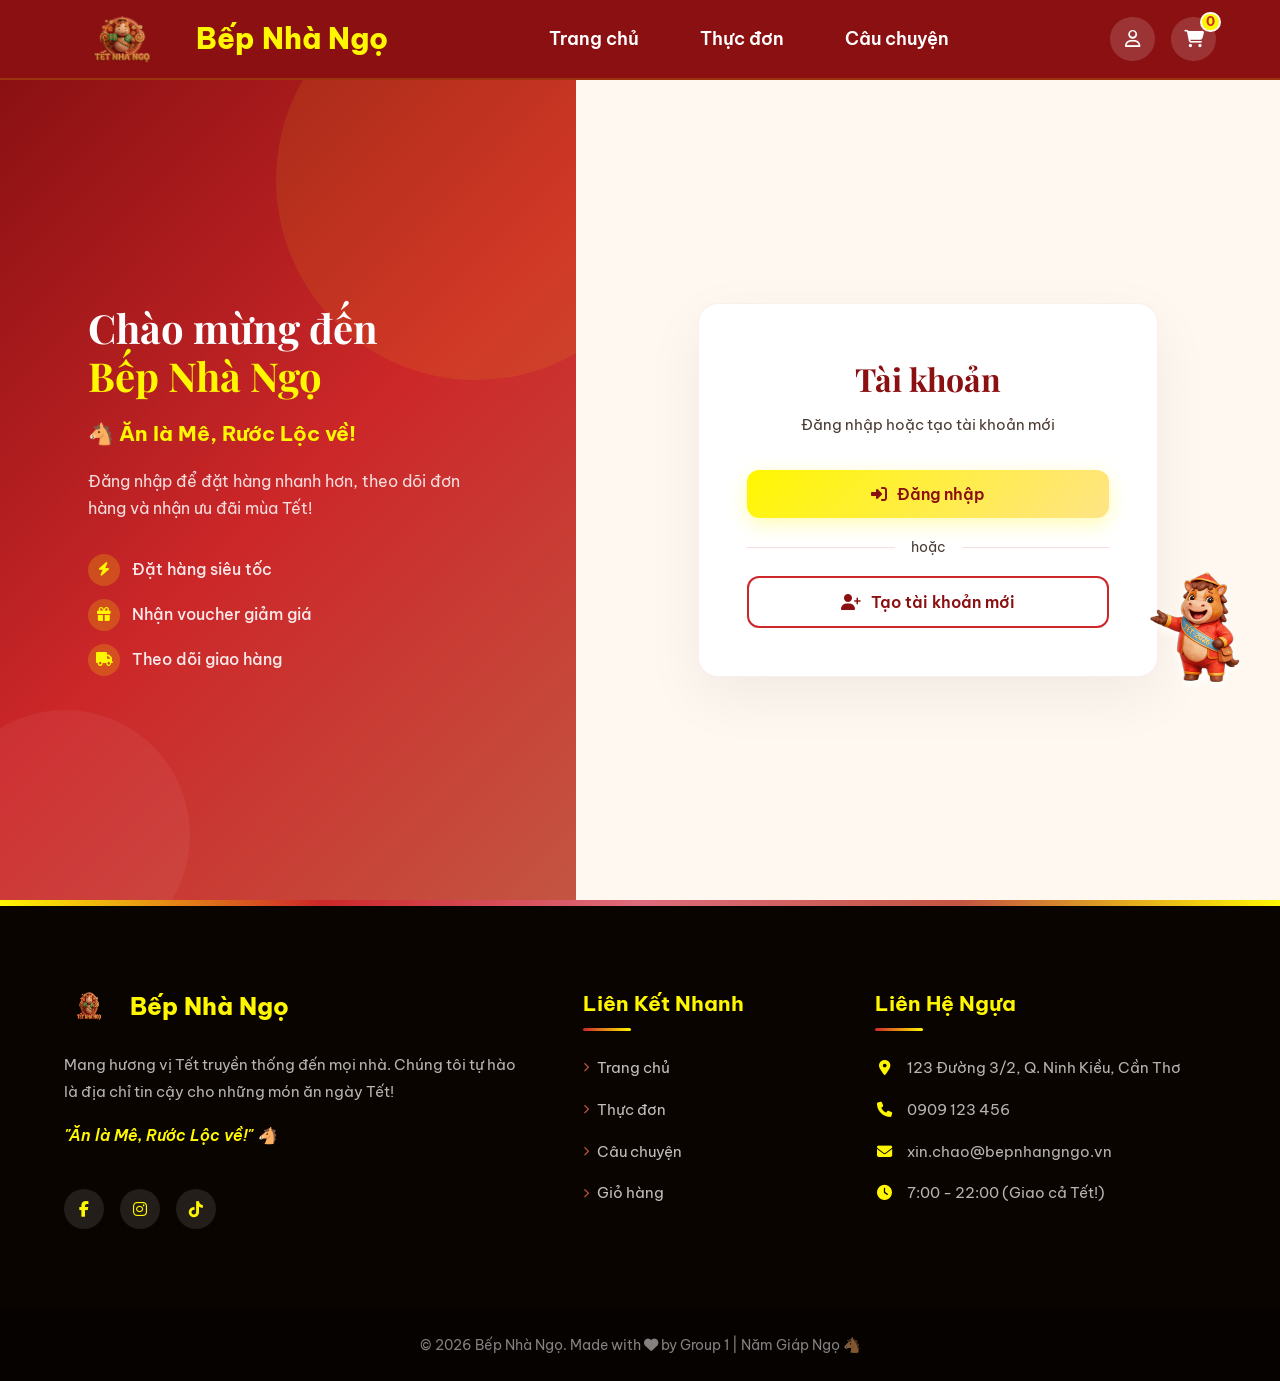
<file: login.html>
<!DOCTYPE html>
<html lang="vi">
<head>
    <meta charset="UTF-8">
    <meta name="viewport" content="width=device-width, initial-scale=1.0">
    <!-- Responsive: nói cho trình duyệt mobile biết là đừng thu nhỏ trang, hiển thị đúng kích thước -->

    <meta name="description" content="Đăng nhập hoặc đăng ký tài khoản Bếp Nhà Ngọ">
    <!-- Mô tả ngắn hiện trên Google khi search, giúp SEO tốt hơn -->

    <title>Đăng nhập - Bếp Nhà Ngọ</title>
    <!-- Tiêu đề hiện trên tab trình duyệt -->

    <!-- Preconnect để kết nối trước với Google Fonts, tải font nhanh hơn -->
    <link rel="preconnect" href="https://fonts.googleapis.com">
    <link rel="preconnect" href="https://fonts.gstatic.com" crossorigin>

    <!-- Import 2 font: Playfair Display (chữ serif đẹp cho tiêu đề) + Be Vietnam Pro (chữ thường) -->
    <link href="https://fonts.googleapis.com/css2?family=Playfair+Display:wght@400;500;600;700&family=Be+Vietnam+Pro:wght@400;500;600;700&display=swap" rel="stylesheet">

    <!-- Favicon: ảnh icon nhỏ hiện trên tab, dùng logo của quán -->
    <link rel="icon" type="image/png" href="assets/images/ui/logo.png">

    <!-- Font Awesome: thư viện icon miễn phí, dùng kiểu CDN cho tiện -->
    <!-- Dùng các icon như fa-sign-in-alt, fa-eye, fa-lock, fa-envelope... -->
    <link rel="stylesheet" href="https://cdnjs.cloudflare.com/ajax/libs/font-awesome/6.5.1/css/all.min.css">

    <!-- CSS chung cho toàn bộ trang (biến màu, font, reset...) -->
    <link rel="stylesheet" href="assets/css/style.css">

    <!-- CSS của trang chủ - load thêm vì trang login dùng chung một số style header/footer -->
    <link rel="stylesheet" href="assets/css/index.css">

    <!-- CSS riêng cho trang đăng nhập / đăng ký -->
    <link rel="stylesheet" href="assets/css/login.css">
</head>

<body>

    <!-- HEADER: để trống, JS trong main.js sẽ fetch và nhét header.html vào đây -->
    <header class="header"></header>

    <main class="auth-page">
        <!-- Trang này chia 2 cột: trái là hero/quảng cáo, phải là form đăng nhập -->

        <!-- ================= CỘT TRÁI: HERO / QUẢNG CÁO ================= -->
        <div class="auth-hero">
            <!-- Phần trang trí bên trái: gradient đỏ, có chữ chào mừng và list lợi ích -->

            <div class="auth-hero-content">
                <h1>
                    Chào mừng đến<br>
                    <span>Bếp Nhà Ngọ</span>
                    <!-- span để đổi màu "Bếp Nhà Ngọ" thành màu vàng gold -->
                </h1>

                <!-- Slogan ngắn, vui vẻ theo chủ đề Tết -->
                <p class="auth-hero-slogan">🐴 Ăn là Mê, Rước Lộc về!</p>

                <!-- Mô tả thêm lý do cần đăng nhập -->
                <p class="auth-hero-desc">
                    Đăng nhập để đặt hàng nhanh hơn, theo dõi đơn hàng và nhận ưu đãi mùa Tết!
                </p>

                <!-- Danh sách 3 lợi ích khi đăng nhập, dùng icon Font Awesome cho đẹp -->
                <ul class="auth-hero-perks">
                    <li><i class="fas fa-bolt"></i> Đặt hàng siêu tốc</li>
                    <li><i class="fas fa-gift"></i> Nhận voucher giảm giá</li>
                    <li><i class="fas fa-truck"></i> Theo dõi giao hàng</li>
                </ul>
            </div>
        </div>

        <!-- ================= CỘT PHẢI: FORM ĐĂNG NHẬP / ĐĂNG KÝ ================= -->
        <div class="auth-form-side">

            <!-- Ảnh mascot con ngựa, đặt absolute ở góc bên phải cho vui -->
            <img src="assets/images/mascots/blogin.png"
                 alt="Ngựa Tết mời đăng nhập"
                 class="top-mascot">

            <div class="auth-card">
                <!-- Khung card trắng chứa toàn bộ phần form bên trong -->

                <h2 class="auth-title">Tài khoản</h2>
                <p class="auth-subtitle">Đăng nhập hoặc tạo tài khoản mới</p>

                <!-- ================= PHẦN CHỌN: ĐĂNG NHẬP hay ĐĂNG KÝ ================= -->
                <!-- Ban đầu hiện 2 nút này, khi bấm thì JS sẽ ẩn đi và hiện form tương ứng -->
                <div id="choiceBox" class="auth-choice">

                    <!-- Nút đăng nhập: class "primary" = kiểu nút vàng nổi bật -->
                    <button id="showLogin" class="auth-btn primary">
                        <i class="fas fa-sign-in-alt"></i> Đăng nhập
                    </button>

                    <!-- Dòng "hoặc" giữa 2 nút -->
                    <div class="auth-divider">
                        <span>hoặc</span>
                    </div>

                    <!-- Nút đăng ký: class "outline" = kiểu nút viền, không nền -->
                    <button id="showRegister" class="auth-btn outline">
                        <i class="fas fa-user-plus"></i> Tạo tài khoản mới
                    </button>
                </div>

                <!-- ================= FORM ĐĂNG NHẬP ================= -->
                <!-- class="hidden" → ẩn mặc định, JS remove class này khi người dùng bấm "Đăng nhập" -->
                <form id="loginForm" class="auth-form hidden">

                    <!-- Nút quay lại để trở về màn hình chọn ban đầu -->
                    <button type="button" class="backBtn">
                        <i class="fas fa-arrow-left"></i> Quay lại
                    </button>

                    <h3 class="form-heading">Đăng nhập</h3>

                    <!-- Trường Email -->
                    <div class="input-group">
                        <label for="loginEmail">
                            <i class="fas fa-envelope"></i> Email
                        </label>
                        <!-- type="email" để trình duyệt tự validate định dạng email cơ bản -->
                        <input type="email"
                               id="loginEmail"
                               placeholder="vd: ngua@bepnhango.vn"
                               class="auth-input"
                               required>
                        <!-- required: HTML5 tự báo lỗi nếu để trống, nhưng JS vẫn kiểm tra thêm -->
                    </div>

                    <!-- Trường Mật khẩu -->
                    <div class="input-group">
                        <label for="loginPassword">
                            <i class="fas fa-lock"></i> Mật khẩu
                        </label>

                        <!-- password-box để chứa input + icon mắt cùng 1 hàng (position relative/absolute) -->
                        <div class="password-box">
                            <input type="password"
                                   id="loginPassword"
                                   placeholder="Nhập mật khẩu"
                                   class="auth-input"
                                   required>

                            <!-- Icon mắt: bấm vào để show/hide mật khẩu, JS xử lý trong login.js -->
                            <i class="fa-solid fa-eye togglePassword"></i>
                        </div>
                    </div>

                    <!-- Tùy chọn: checkbox "ghi nhớ" và link "quên mật khẩu" -->
                    <div class="form-options">
                        <label class="remember-me">
                            <input type="checkbox"> Ghi nhớ
                            <!-- Checkbox này chưa được xử lý JS (chưa lưu gì cả, để sau làm thêm) -->
                        </label>

                        <a href="#" class="forgot-link">Quên mật khẩu?</a>
                        <!-- Link này cũng chưa làm chức năng, placeholder tạm thôi -->
                    </div>

                    <!-- Nút submit form đăng nhập -->
                    <button type="submit" class="auth-btn primary">
                        <i class="fas fa-sign-in-alt"></i> Đăng nhập
                    </button>
                </form>

                <!-- ================= FORM ĐĂNG KÝ ================= -->
                <!-- Cũng ẩn mặc định, hiện lên khi bấm "Tạo tài khoản mới" -->
                <form id="registerForm" class="auth-form hidden">

                    <button type="button" class="backBtn">
                        <i class="fas fa-arrow-left"></i> Quay lại
                    </button>

                    <h3 class="form-heading">Tạo tài khoản</h3>

                    <!-- Trường Họ và tên -->
                    <div class="input-group">
                        <label for="name">
                            <i class="fas fa-user"></i> Họ và tên
                        </label>
                        <input type="text"
                               id="name"
                               placeholder="vd: Nguyễn Văn Ngọ"
                               class="auth-input"
                               required>
                    </div>

                    <!-- Trường Email đăng ký (id khác với email đăng nhập để JS phân biệt) -->
                    <div class="input-group">
                        <label for="registerEmail">
                            <i class="fas fa-envelope"></i> Email
                        </label>
                        <input type="email"
                               id="registerEmail"
                               placeholder="vd: ngua@bepnhango.vn"
                               class="auth-input"
                               required>
                    </div>

                    <!-- Trường Số điện thoại: type="tel" gợi ý bàn phím số trên mobile -->
                    <div class="input-group">
                        <label for="registerPhone">
                            <i class="fas fa-phone"></i> Số điện thoại
                        </label>
                        <input type="tel"
                               id="registerPhone"
                               placeholder="vd: 0909 123 456"
                               class="auth-input"
                               required>
                        <!-- JS sẽ kiểm tra regex số điện thoại Việt Nam (10 số, đầu 03/05/07/08/09) -->
                    </div>

                    <!-- Trường Mật khẩu mới -->
                    <div class="input-group">
                        <label for="registerPassword">
                            <i class="fas fa-lock"></i> Mật khẩu
                        </label>

                        <div class="password-box">
                            <input type="password"
                                   id="registerPassword"
                                   placeholder="Tối thiểu 6 ký tự"
                                   class="auth-input"
                                   required>

                            <i class="fa-solid fa-eye togglePassword"></i>
                        </div>
                    </div>

                    <!-- Trường Xác nhận mật khẩu: JS so sánh 2 password phải giống nhau -->
                    <div class="input-group">
                        <label for="confirmPassword">
                            <i class="fas fa-lock"></i> Xác nhận mật khẩu
                        </label>

                        <div class="password-box">
                            <input type="password"
                                   id="confirmPassword"
                                   placeholder="Nhập lại mật khẩu"
                                   class="auth-input"
                                   required>

                            <i class="fa-solid fa-eye togglePassword"></i>
                        </div>
                    </div>

                    <!-- Nút submit form đăng ký -->
                    <button type="submit" class="auth-btn primary">
                        <i class="fas fa-user-plus"></i> Đăng ký
                    </button>
                </form>
            </div>
        </div>
    </main>

    <!-- FOOTER: cũng load động như header -->
    <footer class="footer"></footer>

    <!-- main.js: load header/footer và các hàm chung như showToast, updateCartBadge -->
    <script src="assets/js/main.js"></script>

    <!-- script.js: các hàm chung khác, thứ tự load trước login.js -->
    <script src="assets/js/script.js"></script>

    <!-- login.js: xử lý đăng nhập, đăng ký, show/hide form, toggle mật khẩu -->
    <script src="assets/js/login.js"></script>

</body>
</html>
</file>
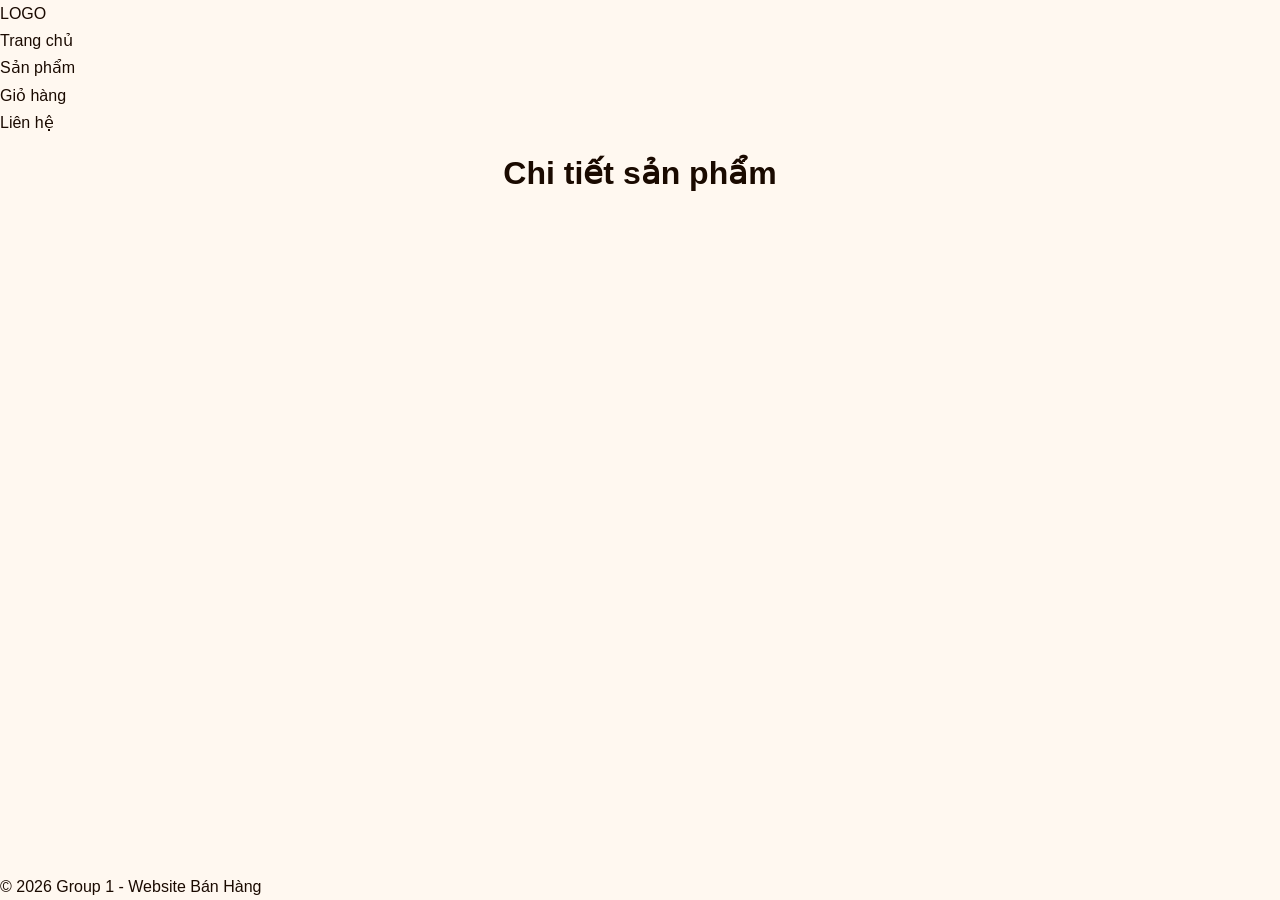
<file: product-detail.html>
<!DOCTYPE html>
<html lang="vi">

<head>
    <meta charset="UTF-8">
    <meta name="viewport" content="width=device-width, initial-scale=1.0">
    <title>Chi tiết sản phẩm - Website Bán Hàng</title>
    <link rel="stylesheet" href="assets/css/style.css">
    <link rel="stylesheet" href="assets/css/detail.css">
</head>

<body>
    <!-- Header -->
    <header>
        <div class="logo">LOGO</div>
        <nav>
            <ul>
                <li><a href="index.html">Trang chủ</a></li>
                <li><a href="products.html">Sản phẩm</a></li>
                <li><a href="cart.html">Giỏ hàng</a></li>
                <li><a href="contact.html">Liên hệ</a></li>
            </ul>
        </nav>
    </header>

    <!-- Main Content -->
    <main>
        <h1>Chi tiết sản phẩm</h1>
        <!-- Chi tiết sản phẩm sẽ được thêm ở đây -->
    </main>

    <!-- Footer -->
    <footer>
        <p>&copy; 2026 Group 1 - Website Bán Hàng</p>
    </footer>

    <script src="assets/js/main.js"></script>
</body>

</html>
</file>
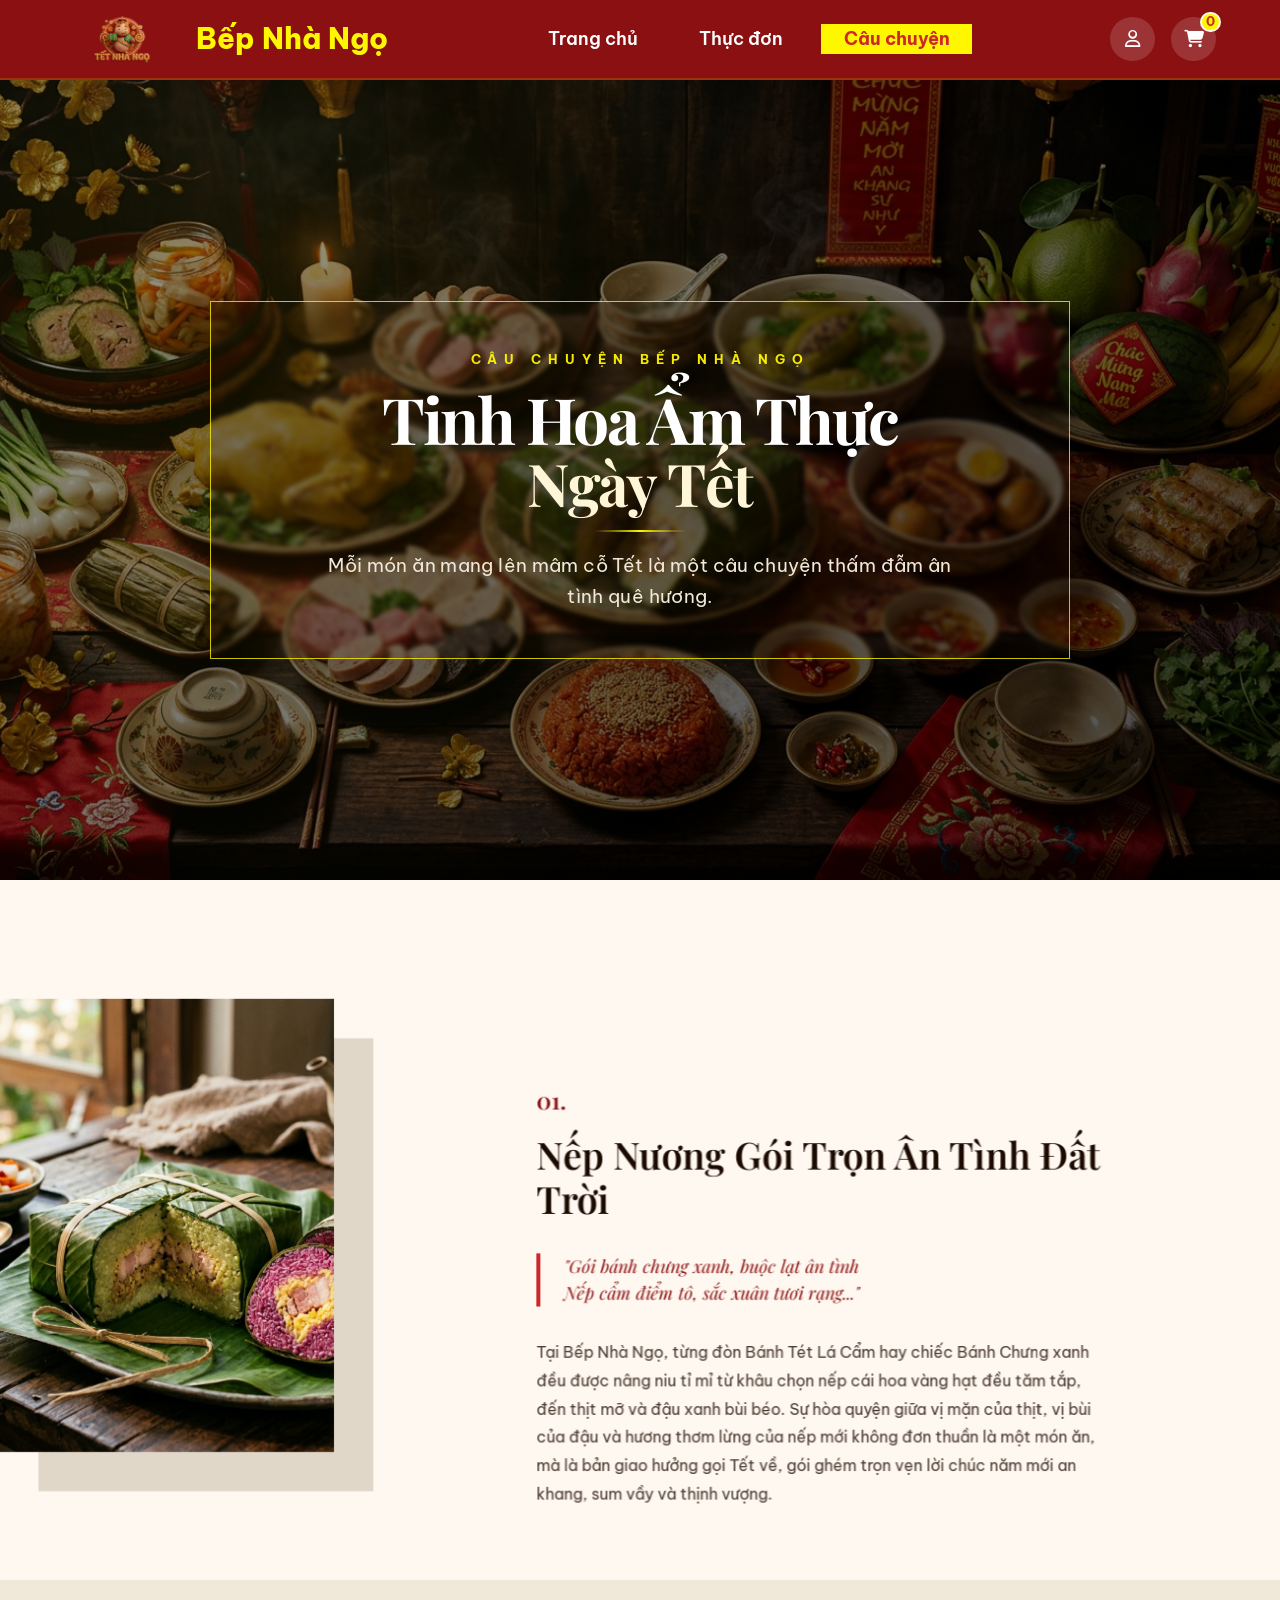
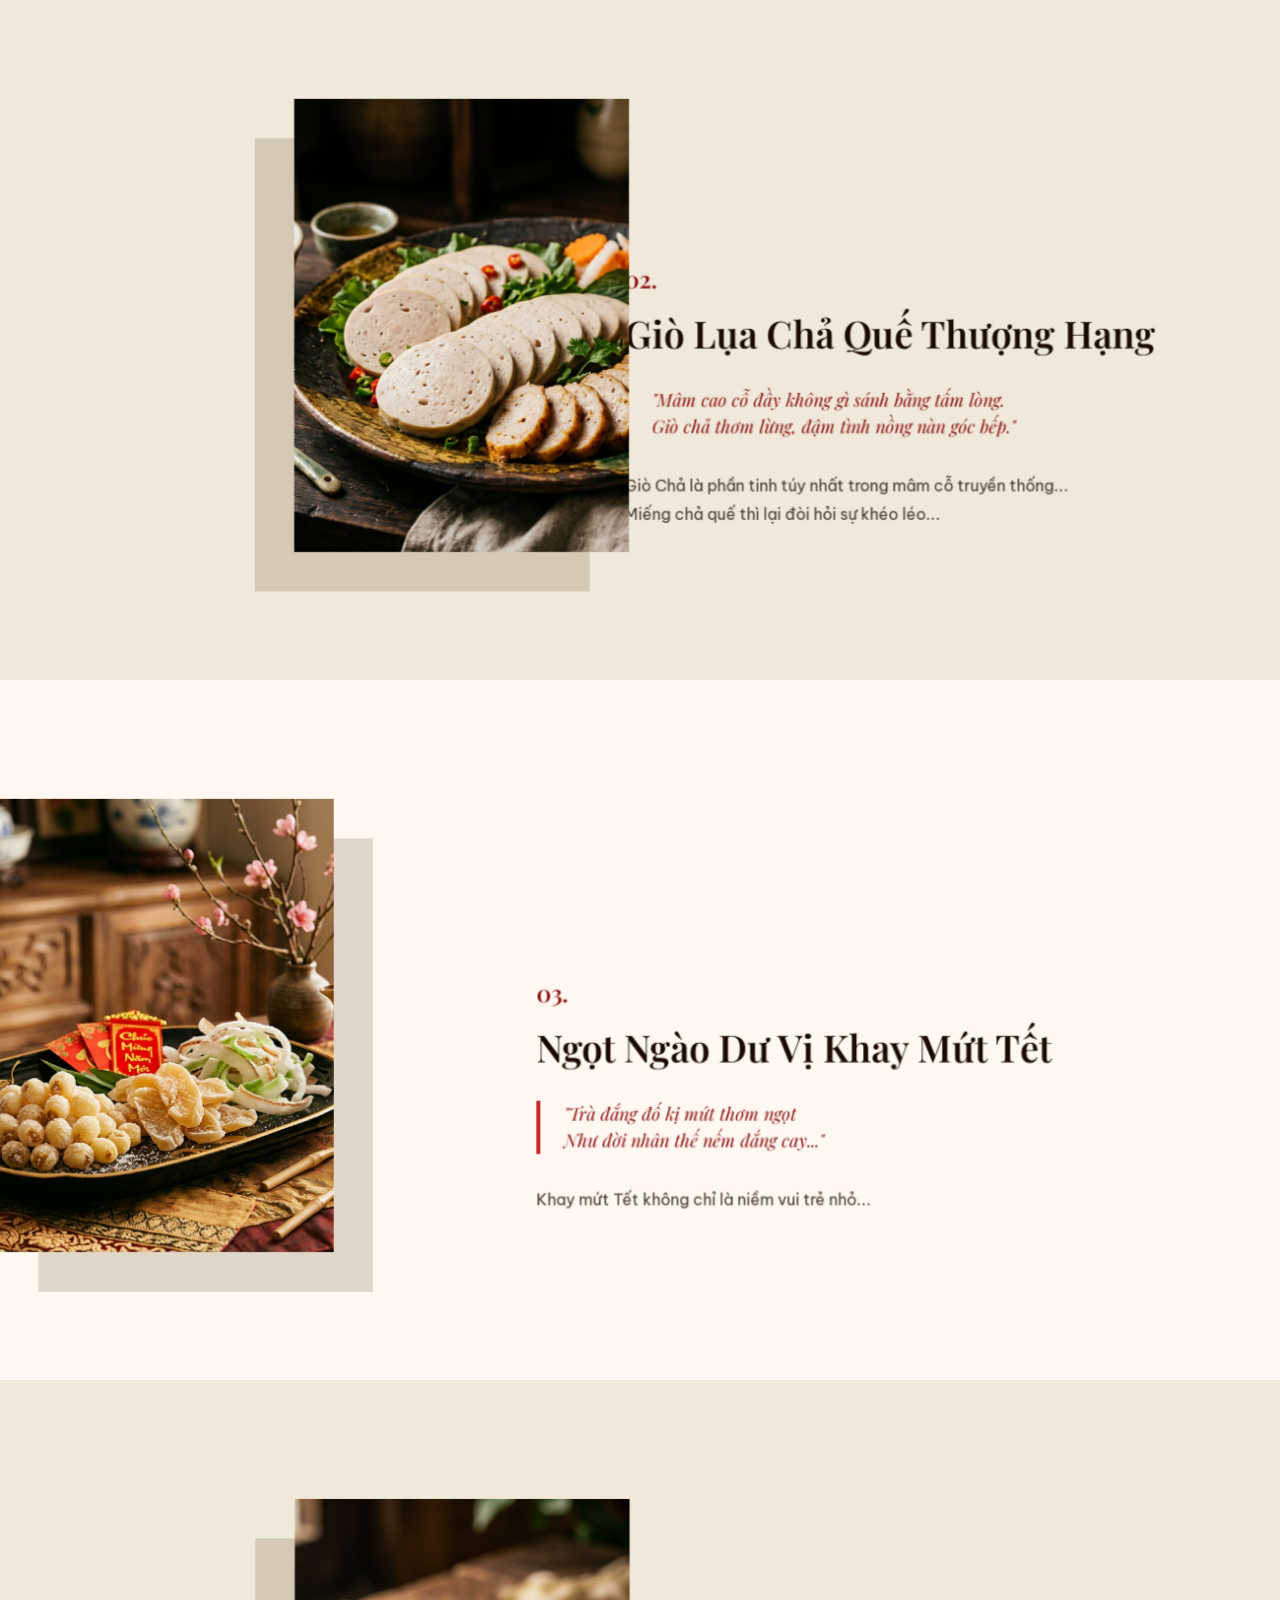
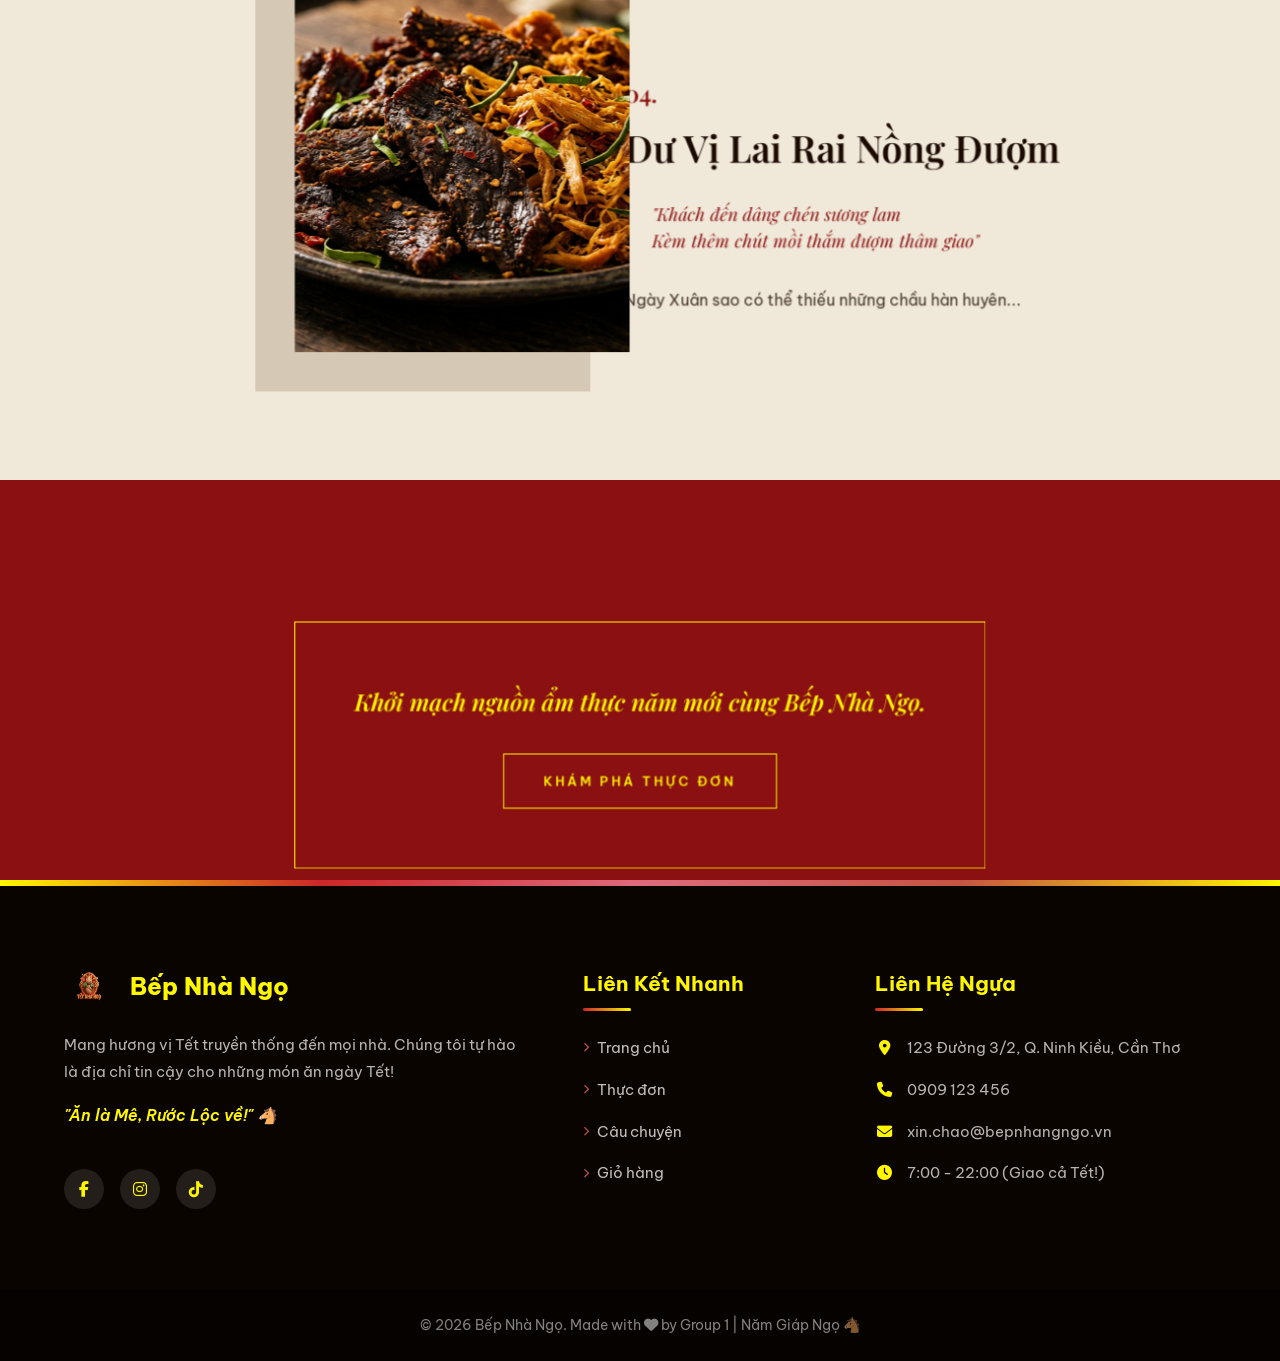
<file: story.html>
<!DOCTYPE html>

<html lang="vi">

<head>
  <meta charset="UTF-8" />

  <meta name="viewport" content="width=device-width, initial-scale=1.0" />

  <meta
    name="description"
    content="Khởi mạch nguồn ẩm thực năm mới cùng Bếp Nhà Ngọ."
  />
  <!-- Mô tả SEO: Google hiện đoạn này dưới tiêu đề khi search, nên ngắn gọn và hấp dẫn -->

  <title>Câu Chuyện Bếp Nhà Ngọ</title>
  <!-- Tiêu đề hiện trên tab trình duyệt + kết quả tìm kiếm Google -->

  <!-- Preconnect: báo trình duyệt kết nối trước với server Google Fonts
       để khi cần tải font thì không mất thêm thời gian bắt tay TCP/TLS -->
  <link rel="preconnect" href="https://fonts.googleapis.com" />
  <link rel="preconnect" href="https://fonts.gstatic.com" crossorigin />

  <!-- Import 2 font:
       - Playfair Display: serif sang trọng, dùng cho tiêu đề, số thứ tự, quote
       - Be Vietnam Pro: sans-serif hiện đại, dùng cho subtile và mô tả dài -->
  <link
    href="https://fonts.googleapis.com/css2?family=Playfair+Display:wght@400;500;600;700&family=Be+Vietnam+Pro:wght@400;500;600;700&display=swap"
    rel="stylesheet"
  />

  <!-- Favicon: icon nhỏ hiện trên tab, dùng logo Bếp Nhà Ngọ -->
  <link rel="icon" type="image/png" href="assets/images/ui/logo.png" />

  <!-- Font Awesome 6: thư viện icon miễn phí qua CDN -->
  <link
    rel="stylesheet"
    href="https://cdnjs.cloudflare.com/ajax/libs/font-awesome/6.5.1/css/all.min.css"
  />

  <!-- style.css: CSS biến màu (--red-tet, --gold, --cream...) + reset toàn trang -->
  <link rel="stylesheet" href="assets/css/style.css" />

  <!-- index.css: CSS trang chủ — dùng chung vì story dùng lại 1 số class header/footer -->
  <link rel="stylesheet" href="assets/css/index.css" />

  <!-- story.css: CSS riêng cho trang Câu Chuyện (hero, layout 2 cột, quote, CTA...) -->
  <link rel="stylesheet" href="assets/css/story.css" />
</head>

<body>
  <!-- HEADER: để rỗng, main.js sẽ fetch file header.html và nhét HTML vào đây -->
  <header class="header"></header>

  <!-- MAIN: bọc toàn bộ nội dung trang bằng class gourmet-story -->
  <main class="gourmet-story">

    <!-- =====================================================================
         PHẦN 1: HERO SECTION — Banner toàn màn hình đầu trang
         Có ảnh nền, overlay tối, và khung chứa text tiêu đề chính (H1)
    ===================================================================== -->
    <section class="story-hero" id="storyHero">
      <!-- id="storyHero" → story.js dùng getElementById để gắn hiệu ứng parallax -->

      <!-- story-hero-bg: chứa ảnh nền phủ kín section
           id="storyHeroBg" → JS dùng để dịch chuyển ảnh khi scroll (parallax) -->
      <div class="story-hero-bg" id="storyHeroBg">
        <img src="assets/images/story/story-hero-bg.png" alt="Hero Image" />
        <!-- Ảnh này sẽ được CSS đặt object-fit: cover → tự cắt và phủ kín div -->

        <!-- Lớp phủ gradient tối đè lên ảnh nền
             Mục đích: tăng độ tương phản cho chữ trắng phía trên -->
        <div class="story-hero-overlay"></div>
      </div>

      <!-- story-hero-content: khung chứa text tiêu đề ở giữa màn hình
           class "story-hero-enter" → CSS có animation keyframe heroReveal
           id="storyHeroContent" → JS dùng để dịch chuyển nhẹ khi scroll -->
      <div class="story-hero-content story-hero-enter" id="storyHeroContent">

        <!-- Subtitle: chữ nhỏ, cách thưa, in hoa → phong cách tạp chí -->
        <div class="story-hero-sub">CÂU CHUYỆN BẾP NHÀ NGỌ</div>

        <!-- H1: tiêu đề chính, quan trọng nhất cho SEO — mỗi trang chỉ nên có 1 H1 -->
        <h1 class="story-hero-title">
          <span>Tinh Hoa Ẩm Thực</span>   <!-- span 1: màu trắng -->
          <span>Ngày Tết</span>            <!-- span 2: CSS đổi màu vàng kem nhạt -->
        </h1>

        <!-- Đường kẻ ngang trang trí gradient vàng mờ ở giữa -->
        <div class="story-hero-divider"></div>

        <!-- Dòng mô tả ngắn bên dưới tiêu đề, màu sáng, font nhẹ -->
        <p class="story-hero-desc">
          Mỗi món ăn mang lên mâm cỗ Tết là một câu chuyện thấm đẫm ân tình
          quê hương.
        </p>
      </div>
    </section>

    <!-- =====================================================================
         PHẦN 2: CÂU CHUYỆN 1 — Bánh Chưng / Bánh Tét
         Layout: ẢNH TRÁI — CHỮ PHẢI
         Class s1: dùng để định vị .story-img-decor lệch sang trái
    ===================================================================== -->
    <section class="story-section s1 reveal-section" data-reveal-group>
      <!-- reveal-section + data-reveal-group: CSS/JS dùng để nhận biết cần
           kích hoạt animation reveal-item khi section đi vào viewport -->

      <div class="story-container">
        <!-- story-container: flex row, chia ảnh + chữ 2 cột, max-width 1120px -->

        <!-- COT TRÁI: ảnh + decor
             reveal-item reveal-left: JS sẽ dịch chuyển từ trái vào trung tâm khi scroll -->
        <div class="story-img-wrapper reveal-item reveal-left">
          <!-- story-img-decor: hình chữ nhật màu kem lệch phía sau ảnh
               Kỹ thuật layering: z-index thấp hơn ảnh → tạo cảm giác "khung lót" -->
          <div class="story-img-decor"></div>

          <!-- Ảnh chính: position absolute đè lên decor, z-index cao hơn -->
          <img
            class="story-img"
            src="assets/images/story/story-banh-chung-new.png"
            alt="Bánh Chưng"
          />
        </div>

        <!-- CỘT PHẢI: text
             reveal-item reveal-up: trượt từ dưới lên khi scroll vào viewport -->
        <div class="story-text-col reveal-item reveal-up">

          <!-- Header: số thứ tự + tên câu chuyện -->
          <div class="story-header">
            <span class="story-num">01.</span>
            <!-- Số thứ tự màu đỏ, font Playfair serif -->

            <h2 class="story-title">
              Nếp Nương Gói Trọn Ân Tình Đất Trời
            </h2>
            <!-- H2: tiêu đề phụ (thấp hơn H1), SEO quan trọng thứ 2 -->
          </div>

          <!-- Khung quote: gồm đường kẻ đỏ dọc + chữ nghiêng -->
          <div class="story-quote-frame">
            <div class="story-quote-line"></div>
            <!-- Đường kẻ đỏ dọc 4px: tạo cảm giác blockquote kiểu tạp chí -->

            <p class="story-quote">
              "Gói bánh chưng xanh, buộc lạt ân tình<br />
              Nếp cẩm điểm tô, sắc xuân tươi rạng..."
              <!-- <br /> để xuống dòng bên trong thẻ p -->
            </p>
          </div>

          <!-- Đoạn mô tả dài, font đọc thoải mái, line-height rộng -->
          <p class="story-desc">
            Tại Bếp Nhà Ngọ, từng đòn Bánh Tét Lá Cẩm hay chiếc Bánh Chưng
            xanh đều được nâng niu tỉ mỉ từ khâu chọn nếp cái hoa vàng hạt đều
            tăm tắp, đến thịt mỡ và đậu xanh bùi béo. Sự hòa quyện giữa vị mặn
            của thịt, vị bùi của đậu và hương thơm lừng của nếp mới không đơn
            thuần là một món ăn, mà là bản giao hưởng gọi Tết về, gói ghém
            trọn vẹn lời chúc năm mới an khang, sum vầy và thịnh vượng.
          </p>
        </div>
      </div>
    </section>

    <!-- =====================================================================
         PHẦN 3: CÂU CHUYỆN 2 — Giò Lụa Chả Quế
         Layout: CHỮ TRÁI — ẢNH PHẢI (đảo so với story 1)
         .row-reverse → CSS dùng flex-direction: row-reverse để đảo thứ tự
         .s2 → nền màu mint nhạt (zebra stripe effect)
    ===================================================================== -->
    <section class="story-section s2 reveal-section" data-reveal-group>
      <div class="story-container row-reverse">
        <!-- row-reverse: đảo chiều flex → text hiện bên trái, ảnh bên phải -->

        <!-- CỘT TRÁI: chữ (nhưng trong HTML viết trước, CSS đổi thứ tự qua flex-direction) -->
        <div class="story-text-col reveal-item reveal-up">
          <div class="story-header">
            <span class="story-num">02.</span>
            <h2 class="story-title">Giò Lụa Chả Quế Thượng Hạng</h2>
          </div>

          <div class="story-quote-frame">
            <div class="story-quote-line"></div>
            <p class="story-quote">
              "Mâm cao cỗ đầy không gì sánh bằng tấm lòng.<br />
              Giò chả thơm lừng, đậm tình nồng nàn góc bếp."
            </p>
          </div>

          <p class="story-desc">
            Giò Chả là phần tinh túy nhất trong mâm cỗ truyền thống...
            <br />
            Miếng chả quế thì lại đòi hỏi sự khéo léo...
          </p>
        </div>

        <!-- CỘT PHẢI: ảnh
             reveal-right: trượt từ phải vào khi scroll xuống -->
        <div class="story-img-wrapper reveal-item reveal-right">
          <div class="story-img-decor"></div>
          <img
            class="story-img"
            src="assets/images/story/story-gio-cha.png"
            alt="Giò Lụa Chả Quế"
          />
        </div>
      </div>
    </section>

    <!-- =====================================================================
         PHẦN 4: CÂU CHUYỆN 3 — Khay Mứt Tết
         Layout: ẢNH TRÁI — CHỮ PHẢI (giống story 1)
         .s3: dùng cùng với s1 để định vị .story-img-decor lệch trái
    ===================================================================== -->
    <section class="story-section s3 reveal-section" data-reveal-group>
      <div class="story-container">

        <div class="story-img-wrapper reveal-item reveal-left">
          <div class="story-img-decor"></div>
          <img
            class="story-img"
            src="assets/images/story/story-khay-mut.png"
            alt="Khay Mứt Tết"
          />
        </div>

        <div class="story-text-col reveal-item reveal-up">
          <div class="story-header">
            <span class="story-num">03.</span>
            <h2 class="story-title">Ngọt Ngào Dư Vị Khay Mứt Tết</h2>
          </div>

          <div class="story-quote-frame">
            <div class="story-quote-line"></div>
            <p class="story-quote">
              "Trà đắng đố kị mứt thơm ngọt<br />
              Như đời nhân thế nếm đắng cay..."
            </p>
          </div>

          <p class="story-desc">
            Khay mứt Tết không chỉ là niềm vui trẻ nhỏ...
          </p>
        </div>
      </div>
    </section>

    <!-- =====================================================================
         PHẦN 5: CÂU CHUYỆN 4 — Dư Vị Lai Rai / Khô Bò
         Layout: CHỮ TRÁI — ẢNH PHẢI (giống story 2)
         Tái dùng class s2 → nền mint nhạt giống story 2 (zebra stripe tiếp tục)
    ===================================================================== -->
    <section class="story-section s2 reveal-section" data-reveal-group>
      <div class="story-container row-reverse">

        <div class="story-text-col reveal-item reveal-up">
          <div class="story-header">
            <span class="story-num">04.</span>
            <h2 class="story-title">Dư Vị Lai Rai Nồng Đượm</h2>
          </div>

          <div class="story-quote-frame">
            <div class="story-quote-line"></div>
            <p class="story-quote">
              "Khách đến dâng chén sương lam<br />
              Kèm thêm chút mồi thắm đượm thâm giao"
            </p>
          </div>

          <p class="story-desc">
            Ngày Xuân sao có thể thiếu những chầu hàn huyên...
          </p>
        </div>

        <div class="story-img-wrapper reveal-item reveal-right">
          <div class="story-img-decor"></div>
          <img
            class="story-img"
            src="assets/images/story/story-kho-bo.png"
            alt="Khô Bò Khô Gà"
          />
        </div>
      </div>
    </section>

    <!-- =====================================================================
         PHẦN 6: CALL TO ACTION (CTA) — Nền đỏ cuối trang
         Kêu gọi người dùng sang trang menu để đặt hàng
    ===================================================================== -->
    <section class="story-cta reveal-section" data-reveal-group>
    <!-- Lưu ý: HTML gốc có lỗi dư dấu " ở attribute: data-reveal-group" — nên bỏ dấu " thừa đó -->

      <div class="story-cta-inner reveal-item reveal-up">
        <!-- Khung vàng bo tròn bên trong, chứa chữ và nút -->

        <!-- Dòng slogan, font Playfair nghiêng, màu vàng gold -->
        <h3 class="story-cta-desc">
          Khởi mạch nguồn ẩm thực năm mới cùng Bếp Nhà Ngọ.
        </h3>

        <!-- Nút CTA: link đến trang menu.html
             Dùng thẻ <a> thay vì <button> vì đây là điều hướng sang trang khác -->
        <a href="menu.html" class="story-cta-btn">
          KHÁM PHÁ THỰC ĐƠN
        </a>
      </div>
    </section>

  </main>

  <!-- FOOTER: cũng load động như header bằng main.js -->
  <footer class="footer"></footer>

  <!-- script.js: các hàm tiện ích dùng chung (phải load trước main.js) -->
  <script src="assets/js/script.js"></script>

  <!-- main.js: load header/footer, updateCartBadge, showToast... -->
  <script src="assets/js/main.js"></script>

  <!-- story.js: hiệu ứng scroll reveal (trượt vào) + parallax cho hero -->
  <script src="assets/js/story.js"></script>
</body>
</html>
</file>
<file: assets/css/style.css>
/* ========================================================
   STYLE.CSS - CSS DÙNG CHUNG CHO TOÀN BỘ WEBSITE
   Dùng cho tất cả các trang: trang chủ, thực đơn, giỏ hàng, ...
   ======================================================== */

/* --- Reset mặc định: xóa margin, padding, dùng border-box cho dễ tính kích thước --- */
* {
    margin: 0;
    padding: 0;
    box-sizing: border-box;
}

/* --- Biến màu sắc & hiệu ứng dùng chung --- 
   Đổi màu ở đây sẽ thay đổi toàn bộ website!
   Ví dụ: đổi --red-tet thì header, nút, footer... đều thay đổi theo
*/
:root {
    /* Màu chủ đạo */
    --pink-peach: #de6b7c;       /* Hồng đào - dùng cho tag, nhấn */
    --pink-light: #f5d5d8;       /* Hồng nhạt - nền mọng */
    --mint: #d37c54;             /* Nâu cam - tag đặc sản */
    --mint-light: #f0e8d8;       /* Be nhạt */
    --red-tet: #cc2729;          /* Đỏ Tết - màu chủ đạo nhất! */
    --red-dark: #8a1012;         /* Đỏ đậm - header, nền tối */
    --gold: #fff700;             /* Vàng - chữ nổi bật, logo */
    --gold-dark: #e6d100;        /* Vàng đậm - sao đánh giá */
    --cream: #FFF8F0;            /* Kem - nền trang chính */
    --brown-dark: #1A0A00;       /* Nâu đậm - chữ chính */
    --brown-light: #4A3B32;      /* Nâu nhạt - chữ phụ */
    --coral: #c45542;            /* San hô - nhấn mạnh */
    --navy: #1A0A00;             /* Tối - footer */
    --white: #FFFFFF;
    --light-blue: #78b8e8;       /* Xanh dương nhạt - điểm nhấn (nhãn Mới/Tag phụ) */

    /* Hiệu ứng bóng - tạo cảm giác nổi 3D (claymorphism) */
    --shadow-clay:
        0 4px 16px rgba(204, 39, 41, 0.08),
        0 1px 4px rgba(0, 0, 0, 0.06);

    --shadow-clay-hover:
        0 8px 30px rgba(204, 39, 41, 0.15),
        0 2px 8px rgba(0, 0, 0, 0.08);

    --shadow-soft:
        0 4px 20px rgba(26, 10, 0, 0.1);

    /* Bo góc - từ nhỏ đến tròn hoàn toàn */
    --radius: 4px;
    --radius-lg: 6px;
    --radius-xl: 8px;
    --radius-full: 50rem;        /* Bo tròn hoàn toàn (dùng cho nút, badge) */
    --radius-sm: 2px;
}

/* --- Font chữ dự phòng (phòng khi link trong HTML chưa load) ---
   Playfair Display: font serif trang trọng (tiêu đề lớn)
   Be Vietnam Pro: font sans-serif năng động, hỗ trợ tiếng Việt (nội dung, UI)
*/
@import url('https://fonts.googleapis.com/css2?family=Playfair+Display:wght@400;500;600;700&family=Be+Vietnam+Pro:wght@400;500;600;700&display=swap');

/* --- Thiết lập chung cho body ---
   flex-direction: column để footer luôn dính dưới cùng
   dù nội dung ngắn hơn màn hình
*/
body {
    min-height: 100vh;
    display: flex;
    flex-direction: column;
    font-family: 'Be Vietnam Pro', sans-serif;
    color: var(--brown-dark);
    line-height: 1.7;
    background: var(--cream);
}

/* --- Reset các thẻ HTML cơ bản --- */
a {
    text-decoration: none;       /* Bỏ gạch chân link */
    color: inherit;              /* Kế thừa màu chữ từ cha */
    transition: all 0.3s ease;
}

img {
    max-width: 100%;             /* Ảnh không bị tràn ra ngoài */
    display: block;
}

ul {
    list-style: none;            /* Bỏ dấu chấm đầu dòng */
}

button {
    font-family: inherit;
    cursor: pointer;
    border: none;
}

/* main lấy hết khoảng trống còn lại — đẩy footer xuống dưới */
main {
    flex: 1;
}

/* ==========================================
   HEADER - Thanh điều hướng cố định
   Luôn nằm trên cùng (position: fixed, z-index: 100)
   ========================================== */
.header {
    position: fixed;
    top: 0;
    left: 0;
    right: 0;
    z-index: 100;
    padding: 0.1rem 5%;
    display: flex;
    justify-content: space-between;
    align-items: center;
    background: var(--red-tet);
    border-bottom: 2px solid rgba(255, 247, 0, 0.15);
    transition: all 0.3s ease;
    flex-wrap: nowrap;
    gap: 0.5rem;
}

/* Header khi cuộn xuống — thêm bóng đổ cho rõ hơn */
.header.scrolled {
    background: var(--red-tet);
    box-shadow: 0 4px 20px rgba(204, 39, 41, 0.3);
}

/* --- Logo: ảnh + tên thương hiệu cạnh nhau --- */
.logo {
    flex-shrink: 0;
}

.logo a {
    display: flex;
    align-items: center;
    gap: 0.6rem;
    white-space: nowrap;
}

/* Ảnh logo - chiều cao cố định, bo góc nhẹ */
.logo img {
    height: 4.5rem;
    border-radius: var(--radius);
}

/* Tên thương hiệu - chữ vàng nổi bật trên nền đỏ */
.logo-text {
    font-family: 'Be Vietnam Pro', sans-serif;
    font-size: 1.8rem;
    font-weight: 800;
    color: var(--gold);
    white-space: nowrap;
}

/* Nav links container */
.nav-links {
    flex: 1;
    min-width: 0;
    overflow: hidden;
}

.nav-links ul {
    display: flex;
    align-items: center;
    justify-content: center;
    gap: 0.25rem;
    flex-wrap: nowrap;
}

/* Cart button group — không co lại */
.cart-button {
    flex-shrink: 0;
}

/* Mỗi link điều hướng - bo góc tròn, hover lên trên 2px */
.nav-link {
    font-family: 'Be Vietnam Pro', sans-serif;
    font-weight: 600;
    font-size: 1rem;
    padding: 0.6rem 1.4rem;
    border-radius: var(--radius-full);
    background: transparent;
    color: var(--white);
    transition: all 0.3s ease;
    position: relative;
    white-space: nowrap;
}

/* Hover: nền trắng mờ, bay lên 2px */
.nav-link:hover {
    background: rgba(255, 255, 255, 0.15);
    transform: translateY(-2px);
}

/* Trang đang xem — nền vàng, chữ đỏ nổi bật */
.nav-link.active {
    background: var(--gold);
    color: var(--red-tet);
    font-weight: 700;
}

/* Nút icon tròn - nền mờ, hover bay lên nhẹ */
.icon-btn {
    width: 2.8rem;
    height: 2.8rem;
    border-radius: var(--radius-full);
    background: rgba(255, 255, 255, 0.15);
    display: flex;
    align-items: center;
    justify-content: center;
    color: var(--white);
    transition: all 0.3s ease;
    font-size: 1rem;
}

/* Hover: nền sáng hơn, bay lên 3px */
.icon-btn:hover {
    background: rgba(255, 255, 255, 0.25);
    transform: translateY(-3px);
}

.icon-btn.cart {
    position: relative;          /* Để badge nằm góc phải trên */
}

.cart-button {
    display: flex;
    align-items: center;
    gap: 0.7rem;
}

/* Badge số lượng giỏ hàng — hình tròn nhỏ góc trên icon */
.cart-badge {
    position: absolute;
    top: -0.3rem;
    right: -0.3rem;
    background: var(--red-tet);
    color: var(--white);
    font-size: 0.7rem;
    font-weight: 700;
    min-width: 1.3rem;
    height: 1.3rem;
    border-radius: var(--radius-full);
    display: flex;
    align-items: center;
    justify-content: center;
    border: 2px solid var(--cream);
}

/* Nút tài khoản khi đã đăng nhập hiển thị tên người dùng theo dạng pill */
.icon-btn.logged-in {
    width: auto;
    padding: 0 1.2rem;
    gap: 0.5rem;
    border-radius: var(--radius-full);
    border: 1px solid rgba(255, 255, 255, 0.25);
}

.user-name-span {
    font-family: 'Be Vietnam Pro', sans-serif;
    font-weight: 600;
    font-size: 0.95rem;
    white-space: nowrap;
}

.app-toast {
    position: fixed;
    bottom: 5rem;
    right: 1rem;
    background: linear-gradient(135deg, #16a34a, #10b981);
    color: var(--white);
    padding: 0.92rem 1.1rem;
    border-radius: var(--radius-lg);
    border: 1px solid rgba(255, 255, 255, 0.35);
    box-shadow: 0 14px 30px rgba(12, 92, 54, 0.3);
    opacity: 0;
    transform: translateY(24px) scale(0.96);
    pointer-events: none;
    transition: opacity 0.35s ease, transform 0.35s ease, filter 0.35s ease;
    z-index: 1500;
    max-width: min(86vw, 340px);
    backdrop-filter: blur(4px);
}

.app-toast.show {
    opacity: 1;
    transform: translateY(0) scale(1);
    filter: saturate(1.06);
}

.back-to-top {
    position: fixed;
    right: 1.2rem;
    bottom: 1.2rem;
    width: 2.9rem;
    height: 2.9rem;
    border-radius: var(--radius-full);
    border: none;
    background: linear-gradient(135deg, var(--red-tet), var(--coral));
    color: var(--white);
    font-size: 1.05rem;
    box-shadow: var(--shadow-clay-hover);
    opacity: 0;
    transform: translateY(10px);
    pointer-events: none;
    transition: all 0.3s ease;
    z-index: 1300;
}

.back-to-top.show {
    opacity: 1;
    transform: translateY(0);
    pointer-events: auto;
}

/* Tiêu đề lớn - có 2 emoji trang trí 2 bên (tuỳ chọn) */
.section-title {
    font-family: 'Playfair Display', serif;
    font-size: 2.5rem;
    font-weight: 800;
    color: var(--brown-dark);
    margin-bottom: 0.8rem;
    position: relative;
    display: inline-block;
}

/* Emoji trang trí 2 bên tiêu đề (đặt vị trí tuyệt đối) */
.section-title .emoji-left,
.section-title .emoji-right {
    position: absolute;
    top: 50%;
    transform: translateY(-50%);
    font-size: 2rem;
}

/* Emoji bên trái */
.section-title .emoji-left {
    left: -3.5rem;
}

/* Emoji bên phải */
.section-title .emoji-right {
    right: -3.5rem;
}

/* Mô tả ngắn bên dưới tiêu đề - nâu nhạt, căn giữa */
.section-desc {
    color: var(--brown-light);
    font-size: 1.1rem;
    max-width: 500px;
    margin: 0 auto;
}

/* ==========================================
   NÚT BẤM (Buttons)
   .btn-primary  = nút chính (đỏ, nổi bật nhất)
   .btn-secondary = nút phụ (viền đỏ, nền trắng)
   ========================================== */
.btn {
    display: inline-flex;
    align-items: center;
    gap: 0.6rem;
    font-family: 'Be Vietnam Pro', sans-serif;
    font-weight: 700;
    border-radius: var(--radius-full);
    transition: all 0.3s ease;
    cursor: pointer;
}

.btn-primary {
    padding: 1rem 2.2rem;
    background: linear-gradient(135deg, var(--red-tet), var(--coral));
    color: var(--white);
    box-shadow: var(--shadow-clay);
    font-size: 1.1rem;
    text-transform: uppercase;
    letter-spacing: 0.5px;
}

.btn-primary:hover {
    transform: translateY(-4px);
    box-shadow: var(--shadow-clay-hover);
}

.btn-secondary {
    padding: 0.8rem 1.8rem;
    background: var(--white);
    color: var(--red-tet);
    border: 2px solid var(--red-tet);
    box-shadow: var(--shadow-clay);
}

.btn-secondary:hover {
    background: var(--red-tet);
    color: var(--white);
    transform: translateY(-3px);
}

/* ==========================================
   DANH SÁCH SẢN PHẨM & THẺ SẢN PHẨM (Cards)
   Lưới responsive: tự động xuống dòng khi màn hình nhỏ
   ========================================== */
/* Thẻ sản phẩm - hover thì nổi lên + phóng to nhẹ */
.card {
    background: var(--white);
    border-radius: var(--radius-xl);
    overflow: hidden;
    box-shadow: var(--shadow-clay);
    transition: all 0.4s ease;
    transform-origin: center bottom;
}

.card:hover {
    transform: translateY(-10px) scale(1.02);
    box-shadow: var(--shadow-clay-hover);
}

/* Ảnh sản phẩm - hover thì zoom nhẹ 1.1 lần */
.card-img {
    position: relative;
    height: 14rem;
    overflow: hidden;
}

.card-img img {
    width: 100%;
    height: 100%;
    object-fit: cover;
    transition: transform 0.5s ease;
}

.card:hover .card-img img {
    transform: scale(1.1);
}

/* Nhãn góc ảnh (Bán chạy, Mới, Sale...) */
/* Phần nội dung bên dưới ảnh (tên, giá, nút) */
.card-body {
    padding: 1.3rem;
}

/* ==========================================
   FOOTER - Chân trang
   Nền tối gradient, 3 cột thông tin
   ========================================== */
.footer {
    background: linear-gradient(180deg, #1A0A00, #0D0500);
    color: var(--white);
    margin-top: auto;
    position: relative;
    overflow: hidden;
}

/* Thanh gradient trang trí trên cùng footer */
.footer-deco {
    height: 4px;
    background: linear-gradient(90deg,
            var(--gold),
            var(--red-tet),
            var(--pink-peach),
            var(--coral),
            var(--gold));
}


/* Lưới 3 cột footer - tự động xuống 1 cột trên mobile */
.footer-content {
    display: grid;
    grid-template-columns: repeat(auto-fit, minmax(15rem, 1fr));
    gap: 2.5rem;
    padding: 4rem 5% 2.5rem;
    position: relative;
    z-index: 1;
}

/* Mỗi cột trong footer */
.footer-col {
    display: flex;
    flex-direction: column;
}

/* Logo thương hiệu trong footer (ảnh + tên) */
.footer-brand {
    display: flex;
    align-items: center;
    gap: 0.8rem;
    margin-bottom: 1rem;
}

/* Ảnh logo nhỏ 50x50 vuông */
.footer-brand img {
    width: 50px;
    height: 50px;
    border-radius: var(--radius);
}

/* Tên thương hiệu - chữ vàng to */
.footer-brand-text {
    font-family: 'Be Vietnam Pro', sans-serif;
    font-size: 1.4rem;
    font-weight: 800;
    color: var(--gold);
}

/* Tiêu đề cột footer - chữ vàng, có gạch gradient bên dưới */
.footer-title {
    font-family: 'Be Vietnam Pro', sans-serif;
    font-weight: 700;
    font-size: 1.2rem;
    margin-bottom: 1.2rem;
    color: var(--gold);
    position: relative;
    padding-bottom: 0.6rem;
}

/* Gạch ngang gradient nhỏ bên dưới tiêu đề (::after = phần tử giả) */
.footer-title::after {
    content: '';
    position: absolute;
    bottom: 0;
    left: 0;
    width: 3rem;
    height: 3px;
    background: linear-gradient(90deg, var(--red-tet), var(--gold));
    border-radius: var(--radius-full);
}

/* Đoạn mô tả ngắn về cửa hàng */
.footer-text {
    color: rgba(255, 255, 255, 0.75);
    line-height: 1.8;
    margin-bottom: 1.2rem;
    font-size: 0.95rem;
}

/* Slogan - chữ nghiêng hồng đào */
.footer-slogan {
    font-family: 'Be Vietnam Pro', sans-serif;
    font-style: italic;
    color: var(--pink-peach);
    font-size: 1rem;
}

/* Icon mạng xã hội - hình tròn, hover bay lên + xoay nhẹ */
.social {
    display: flex;
    gap: 0.8rem;
    margin-top: 1rem;
}

.social a {
    width: 2.6rem;
    height: 2.6rem;
    background: rgba(255, 255, 255, 0.1);
    border-radius: var(--radius-full);
    display: flex;
    align-items: center;
    justify-content: center;
    transition: all 0.3s ease;
    font-size: 1rem;
}

.social a:hover {
    background: var(--red-tet);
    transform: translateY(-3px) rotate(5deg);
}

/* Liên kết nhanh - hover thì chữ chuyển sang vàng + dịch phải */
.footer-links li {
    margin-bottom: 0.7rem;
}

/* Link có icon mũi tên nhỏ + hover dịch phải 0.5rem */
.footer-links a {
    color: rgba(255, 255, 255, 0.75);
    display: flex;
    align-items: center;
    gap: 0.5rem;
    font-size: 0.95rem;
    transition: all 0.3s ease;
}

/* Hover: chữ chuyển vàng, lùi vào 0.5rem */
.footer-links a:hover {
    color: var(--gold);
    padding-left: 0.5rem;
}

/* Mũi tên nhỏ trước mỗi link - màu san hô */
.footer-links i {
    font-size: 0.6rem;
    color: var(--coral);
}

/* Danh sách thông tin liên hệ - icon vàng + text trắng mờ */
.contact li {
    display: flex;
    gap: 1rem;
    margin-bottom: 0.8rem;
    color: rgba(255, 255, 255, 0.75);
    font-size: 0.95rem;
}

/* Icon liên hệ (bản đồ, điện thoại, email, đồng hồ) - màu vàng, căn đều chiều rộng */
.contact i {
    color: var(--gold);
    width: 1.2rem;
    text-align: center;
    margin-top: 0.2rem;
}

/* ==========================================
   HAMBURGER BUTTON — Ẩn trên desktop, hiện khi ≤900px
   ========================================== */
.icon-btn.hamburger-btn {
    display: none;
    background: rgba(255, 255, 255, 0.15);
}

/* ==========================================
   MOBILE NAV — Menu dropdown khi bấm hamburger
   ========================================== */
.mobile-nav {
    display: none;
    position: absolute;
    top: 100%;
    left: 0;
    right: 0;
    background: var(--red-dark);
    flex-direction: column;
    padding: 0.5rem 0;
    box-shadow: 0 8px 24px rgba(0, 0, 0, 0.3);
    z-index: 99;
    transform: translateY(-10px);
    opacity: 0;
    pointer-events: none;
    transition: transform 0.3s ease, opacity 0.3s ease;
}

/* Khi mở: trượt xuống + hiện ra */
.mobile-nav.open {
    display: flex;
    transform: translateY(0);
    opacity: 1;
    pointer-events: all;
}

.mobile-nav-link {
    display: block;
    padding: 0.9rem 1.8rem;
    color: var(--white);
    font-family: 'Be Vietnam Pro', sans-serif;
    font-size: 1rem;
    font-weight: 600;
    text-decoration: none;
    transition: background 0.2s ease;
    border-bottom: 1px solid rgba(255, 255, 255, 0.08);
}

.mobile-nav-link:last-child {
    border-bottom: none;
}

.mobile-nav-link:hover {
    background: rgba(255, 255, 255, 0.1);
}

.mobile-nav-link.active {
    background: var(--red-tet);
    color: var(--gold);
}

.mobile-nav-divider {
    height: 1px;
    background: rgba(255, 255, 255, 0.15);
    margin: 0.3rem 1.2rem;
}

.mobile-cart-badge {
    display: inline-flex;
    align-items: center;
    justify-content: center;
    background: var(--gold);
    color: var(--red-dark);
    font-size: 0.7rem;
    font-weight: 700;
    min-width: 1.2rem;
    height: 1.2rem;
    border-radius: var(--radius-full);
    margin-left: 0.4rem;
}

/* ==========================================
   RESPONSIVE: Tablet ngang (≤992px)
   Nav link nhỏ hơn, logo gọn, footer vẫn 3 cột
   ========================================== */
@media (max-width: 992px) {
    .header {
        padding: 0.1rem 4%;
    }

    .logo img {
        height: 3.8rem;
    }

    .logo-text {
        font-size: 1.5rem;
    }

    .nav-link {
        font-size: 0.9rem;
        padding: 0.5rem 1rem;
    }

    .icon-btn {
        width: 2.5rem;
        height: 2.5rem;
        font-size: 0.9rem;
    }

    .section-title {
        font-size: 2.2rem;
    }

    .footer-content {
        gap: 2rem;
        padding: 3rem 5% 2rem;
    }
}

/* ==========================================
   Nav ẩn sớm tại 900px — tránh vùng chữ bị ép xuống dòng
   ========================================== */
@media (max-width: 900px) {
    .nav-links {
        display: none;
    }
    .icon-btn.hamburger-btn {
        display: flex;
    }
    .desktop-only {
        display: none !important;
    }
}

/* ==========================================
   RESPONSIVE: Tablet dọc (≤768px)
   Header compact, footer 1 cột
   ========================================== */
@media (max-width: 768px) {
    .header {
        padding: 0.6rem 4%;
    }

    .logo img {
        height: 3.2rem;
    }

    .logo-text {
        font-size: 1.3rem;
    }

    .icon-btn {
        width: 2.4rem;
        height: 2.4rem;
        font-size: 0.88rem;
    }

    .cart-button {
        gap: 0.5rem;
    }

    .cart-badge {
        font-size: 0.6rem;
        min-width: 1.1rem;
        height: 1.1rem;
    }

    .section-title {
        font-size: 1.8rem;
    }

    .section-title .emoji-left,
    .section-title .emoji-right {
        display: none;
    }

    .section-desc {
        font-size: 1rem;
    }

    /* Footer: 1 cột, căn giữa */
    .footer-content {
        grid-template-columns: 1fr;
        text-align: center;
        gap: 2rem;
        padding: 2.5rem 5% 1.5rem;
    }

    .footer-title::after {
        left: 50%;
        transform: translateX(-50%);
    }

    .footer-brand {
        justify-content: center;
    }

    .social {
        justify-content: center;
    }

    .contact li {
        justify-content: center;
    }

    .footer-links a {
        justify-content: center;
    }

    .footer-text {
        font-size: 0.9rem;
    }

    .footer-brand-text {
        font-size: 1.2rem;
    }

    .footer-title {
        font-size: 1.1rem;
    }

    .footerbottom {
        font-size: 0.82rem;
        padding: 1rem 4%;
    }

    /* Nút bấm chỉnh cho vừa */
    .btn-primary {
        padding: 0.85rem 1.8rem;
        font-size: 1rem;
    }

    .btn-secondary {
        padding: 0.7rem 1.5rem;
        font-size: 0.95rem;
    }
}

/* ==========================================
   RESPONSIVE: Mobile (≤480px)
   Header siêu gọn, footer compact
   ========================================== */
@media (max-width: 480px) {
    .header {
        padding: 0.5rem 3%;
    }

    .logo img {
        height: 2.8rem;
    }

    .logo-text {
        font-size: 1.1rem;
    }

    .logo a {
        gap: 0.4rem;
    }

    .cart-button {
        gap: 0.4rem;
    }

    .icon-btn {
        width: 2.2rem;
        height: 2.2rem;
        font-size: 0.82rem;
    }

    .cart-badge {
        font-size: 0.55rem;
        min-width: 1rem;
        height: 1rem;
        top: -0.2rem;
        right: -0.2rem;
    }

    .icon-btn.logged-in {
        padding: 0 0.8rem;
        gap: 0.3rem;
    }

    .user-name-span {
        font-size: 0.8rem;
    }

    .section-title {
        font-size: 1.5rem;
        margin-bottom: 0.5rem;
    }

    .section-desc {
        font-size: 0.9rem;
    }

    .btn-primary {
        padding: 0.75rem 1.4rem;
        font-size: 0.92rem;
    }

    .btn-secondary {
        padding: 0.6rem 1.2rem;
        font-size: 0.88rem;
    }

    /* Footer compact */
    .footer-content {
        padding: 2rem 4% 1.2rem;
        gap: 1.8rem;
    }

    .footer-brand img {
        width: 40px;
        height: 40px;
    }

    .footer-brand-text {
        font-size: 1.1rem;
    }

    .footer-text {
        font-size: 0.85rem;
        line-height: 1.7;
    }

    .footer-slogan {
        font-size: 0.9rem;
    }

    .footer-title {
        font-size: 1rem;
        margin-bottom: 1rem;
    }

    .footer-links a,
    .contact li {
        font-size: 0.88rem;
    }

    .social a {
        width: 2.3rem;
        height: 2.3rem;
        font-size: 0.88rem;
    }

    .footerbottom {
        font-size: 0.75rem;
        padding: 0.8rem 3%;
    }

    .app-toast {
        right: 0.7rem;
        bottom: 4.7rem;
        font-size: 0.88rem;
        padding: 0.8rem 1rem;
    }

    .back-to-top {
        width: 2.5rem;
        height: 2.5rem;
        font-size: 0.9rem;
        right: 0.8rem;
        bottom: 0.8rem;
    }
}

/* ==========================================
   RESPONSIVE: Mobile rất nhỏ (≤360px)
   Mọi thứ thu gọn tối đa
   ========================================== */
@media (max-width: 360px) {
    .header {
        padding: 0.4rem 2.5%;
    }

    .logo img {
        height: 2.4rem;
    }

    .logo-text {
        font-size: 0.95rem;
    }

    .icon-btn {
        width: 2rem;
        height: 2rem;
        font-size: 0.75rem;
    }

    .cart-badge {
        font-size: 0.5rem;
        min-width: 0.9rem;
        height: 0.9rem;
    }

    .section-title {
        font-size: 1.3rem;
    }

    .footer-content {
        padding: 1.5rem 3% 1rem;
        gap: 1.5rem;
    }

    .footer-brand img {
        width: 35px;
        height: 35px;
    }

    .footer-brand-text {
        font-size: 1rem;
    }

    .footer-text,
    .footer-links a,
    .contact li {
        font-size: 0.82rem;
    }

    .social a {
        width: 2rem;
        height: 2rem;
        font-size: 0.8rem;
    }

    .footerbottom {
        font-size: 0.7rem;
    }

    .btn-primary {
        padding: 0.65rem 1.2rem;
        font-size: 0.85rem;
    }
}
</file>
<file: assets/css/index.css>
/* ========================================================
   INDEX.CSS - CSS RIÊNG CHO TRANG CHỦ (index.html)
   Ghi đè một số style từ style.css cho phù hợp trang chủ
   ======================================================== */

/* ================== CÁC NÚT BẤM TRÊNG TRANG CHỦ ================== */

/* Nút chính - nền vàng chữ đỏ, dùng ở hero và CTA */
.btn-primary {
    display: inline-block;
    padding: 0.8rem 2rem;
    background: var(--gold);
    color: var(--red-tet);
    border-radius: var(--radius);
    font-family: 'Be Vietnam Pro', sans-serif;
    font-weight: 700;
    font-size: 1.1rem;
    text-transform: uppercase;
    transition: all 0.3s ease;
    border: none;
    cursor: pointer;
    text-align: center;
}

.btn-primary:hover {
    transform: translateY(-2px);
    box-shadow: 0 5px 15px rgba(255, 247, 0, 0.4);
}

/* Nút phụ - viền vàng trong suốt, dùng ở hero */
.btn-secondary {
    display: inline-block;
    padding: 0.8rem 2rem;
    background: transparent;
    color: var(--gold);
    border: 2px solid var(--gold);
    border-radius: var(--radius);
    font-family: 'Be Vietnam Pro', sans-serif;
    font-weight: 700;
    font-size: 1.1rem;
    text-transform: uppercase;
    transition: all 0.3s ease;
    cursor: pointer;
    text-align: center;
}

.btn-secondary:hover {
    background: rgba(255, 247, 0, 0.1);
    transform: translateY(-2px);
}

/* Nút viền đỏ - dùng cho "Xem tất cả món" */
.btn-outline {
    display: inline-block;
    padding: 0.8rem 2rem;
    background: transparent;
    color: var(--red-tet);
    border: 2px solid var(--red-tet);
    border-radius: var(--radius);
    font-family: 'Be Vietnam Pro', sans-serif;
    font-weight: 700;
    font-size: 1.1rem;
    transition: all 0.3s ease;
}

.btn-outline:hover {
    background: var(--red-tet);
    color: var(--white);
}

/* ================== CÁC PHẦN TRANG CHỦ ================== */

/* 1. HEADER - Ghi đè style header cho trang chủ 
   Cao 80px cố định, nền đỏ đậm */
.header {
    height: 80px;
    background: var(--red-dark);
    padding: 0 5%; /* Ghi đè padding top/bottom */
}

.logo a {
    gap: 1rem;
}

/* Logo lớn hơn: 65px */
.logo img {
    height: 65px;
}

/* Thanh điều hướng - khoảng cách lớn hơn chút xíu */
.nav-links ul {
    gap: 1rem;
}

.nav-link {
    font-size: 1.1rem;
    border-radius: var(--radius);
}

/* .nav-link:hover, .nav-link.active, .cart-button, .icon-btn được kế thừa từ style.css nên xóa những code trùng lặp */

/* Cụm nút giỏ hàng, tìm kiếm, tài khoản - khoảng cách rộng hơn */
.cart-button {
    gap: 1rem;
}

/* Ghi đè icon-btn trên trang chủ */
.icon-btn {
    font-size: 1.1rem;
}

/* Badge số lượng giỏ hàng - kế thừa từ style.css, chỉ ghi đè tọa độ */
.cart-badge {
    top: -5px;
    right: -5px;
    background: var(--gold);
    color: var(--red-tet);
    width: 20px;
    height: 20px;
    font-size: 0.8rem;
}

/* Nút tài khoản khi đã đăng nhập - mở rộng, hiện tên người dùng */
#userBtn.logged-in {
    padding: 0 1rem;
    background: rgba(255, 247, 0, 0.15);
    border: 1px solid rgba(255, 247, 0, 0.5);
    font-size: 0.9rem;
}

#userBtn.logged-in:hover {
    background: rgba(255, 247, 0, 0.25);
    border-color: var(--gold);
}

/* Tên người dùng hiển thị cạnh icon */
.user-name-span {
    color: var(--gold);
    max-width: 120px;
    overflow: hidden;
    text-overflow: ellipsis;
}

/* 2. HERO - Phần giới thiệu lớn đầu trang
   Nền đỏ đậm với hình mây trang trí, chia 2 cột: text + hình mascot */
.hero-section {
    position: relative;
    padding: 12rem 5% 6rem;
    background: linear-gradient(rgba(138, 16, 18, 0.85), rgba(138, 16, 18, 0.85)), url('../images/ui/pattern-clouds-outline.png') repeat center center;
    display: flex;
    align-items: center;
    justify-content: space-between;
    min-height: 100vh;
}

/* Nội dung text bên trái hero - giới hạn 600px */
.hero-text {
    flex: 1;
    max-width: 600px;
    z-index: 2;
}

/* Nhãn nhỏ "Năm Giáp Ngọ 2026" - viền vàng */
.hero-badge {
    display: inline-block;
    padding: 0.5rem 1.2rem;
    background: rgba(255, 247, 0, 0.15);
    color: var(--gold);
    border: 1px solid var(--gold);
    border-radius: var(--radius-full);
    font-family: 'Be Vietnam Pro', sans-serif;
    font-weight: 500;
    margin-bottom: 1.5rem;
}

/* Tiêu đề hero - font sang trọng, chữ vàng to */
.hero-title {
    font-family: 'Playfair Display', serif;
    font-size: 4rem;
    font-weight: 700;
    line-height: 1.1;
    color: var(--gold);
    margin-bottom: 1rem;
}

/* Slogan - chữ trắng to bên dưới tiêu đề */
.hero-slogan {
    font-family: 'Be Vietnam Pro', sans-serif;
    font-size: 1.8rem;
    color: rgba(255, 255, 255, 0.9);
    margin-bottom: 1.5rem;
}

/* Mô tả ngắn - chữ trắng mờ, dãn dòng thoáng */
.hero-desc {
    font-size: 1.1rem;
    color: rgba(255, 255, 255, 0.8);
    margin-bottom: 2.5rem;
    line-height: 1.8;
}

/* 2 nút CTA nằm ngang - gap 1rem */
.hero-actions {
    display: flex;
    gap: 1rem;
}

/* Hình mascot bên phải - có bóng đổ và bay lên xuống */
.hero-image {
    flex: 1;
    display: flex;
    justify-content: center;
    z-index: 2;
}

.hero-image img {
    max-width: 100%;
    height: auto;
    filter: drop-shadow(0 20px 40px rgba(0, 0, 0, 0.3));
    animation: float 6s ease-in-out infinite; /* Bay lên xuống vô hạn */
}

/* Hiệu ứng bay lên xuống cho mascot */
@keyframes float {

    0%,
    100% {
        transform: translateY(0);
    }

    50% {
        transform: translateY(-20px);
    }
}

/* 3. USP STRIP - Dải điểm nổi bật
   4 cam kết nằm ngang, ngăn cách bởi đường kẻ dọc */
.usp-strip {
    display: flex;
    justify-content: center;
    align-items: center;
    background: var(--red-dark);
    padding: 1.5rem 5%;
}

/* Mỗi cam kết: icon + chữ nằm ngang */
.usp-item {
    display: flex;
    align-items: center;
    gap: 0.8rem;
    color: var(--white);
    font-family: 'Be Vietnam Pro', sans-serif;
    font-weight: 500;
    padding: 0 2rem;
}

/* Icon cam kết - màu vàng */
.usp-item i {
    color: var(--gold);
    font-size: 1.2rem;
}

/* Đường kẻ dọc ngăn cách giữa các cam kết */
.usp-divider {
    width: 1px;
    height: 24px;
    background: rgba(255, 255, 255, 0.2);
}

/* 4. SẢN PHẨM NỔI BẬT
   Lưới 4 card sản phẩm, mỗi card có: ảnh, tag, tên, mô tả, giá, nút thêm */
.featured-products {
    padding: 6rem 5%;
    background: var(--cream);
}

/* Tiêu đề căn giữa */
.section-header {
    text-align: center;
    margin-bottom: 4rem;
}

/* Dòng phụ đề nhỏ - chữ đỏ in hoa, cách ký tự rộng */
.section-subtitle {
    font-size: 0.85rem;
    font-weight: 700;
    color: var(--red-tet);
    letter-spacing: 2px;
    margin-bottom: 0.8rem;
    text-transform: uppercase;
}

/* Tiêu đề chính - font sang trọng Playfair Display */
.section-header .section-title {
    font-family: 'Playfair Display', serif;
    font-size: 3rem;
    color: var(--brown-dark);
    margin-bottom: 1rem;
    font-weight: 600;
}

/* Mô tả bên dưới tiêu đề */
.section-header .section-desc {
    font-size: 1.1rem;
    color: var(--brown-light);
}

/* Lưới sản phẩm - tự động căn đều, tối thiểu 250px mỗi cột */
.product-grid {
    display: grid;
    grid-template-columns: repeat(auto-fit, minmax(250px, 1fr));
    gap: 1.5rem;
    max-width: 1200px;
    margin: 0 auto 3rem;
}

/* Thẻ sản phẩm - kế thừa style chung, chỉ thêm flex layout và border vuông hơn */
.card {
    border-radius: var(--radius);
    border: 1px solid rgba(0, 0, 0, 0.05);
    display: flex;
    flex-direction: column;
}

.card:hover {
    transform: translateY(-5px); /* Ghi đè hiệu ứng hover của thẻ trên trang chủ nhẹ nhàng hơn */
}

/* Khung ảnh vuông, ghi đè height 14rem của style chung */
.card-img {
    aspect-ratio: 1;
    height: auto;
}

/* Hover card: ảnh zoom 1.05 lần, nhẹ hơn style chung (1.1) */
.card:hover .card-img img {
    transform: scale(1.05);
}

/* Phần body: flex để giãn chữ, đẩy nút xuống dưới cùng */
.card-body {
    display: flex;
    flex-direction: column;
    flex: 1;
    text-align: left;
    padding: 1.5rem;
}

/* Nhãn tag góc trên (đỏ = bán chạy, cam = đặc sản, hồng = mới) */
.card-tag {
    display: inline-block;
    padding: 0.3rem 0.8rem;
    border-radius: var(--radius-sm);
    font-size: 0.75rem;
    font-weight: 700;
    color: var(--white);
    margin-bottom: 0.8rem;
    width: fit-content;
}

/* Tag đỏ: "Bán chạy" và "Truyền thống" */
.card-tag.hot,
.card-tag.trad {
    background: var(--coral);
}

/* Tag cam: "Đặc sản miền Nam" */
.card-tag.special {
    background: var(--mint);
}

/* Tag xanh nhạt: "Mới" */
.card-tag.new {
    background: var(--light-blue);
    color: var(--navy); /* Chữ tối để dễ đọc trên nền sáng */
}

/* Tên sản phẩm - font sang trọng */
.card-body h3 {
    font-family: 'Playfair Display', serif;
    font-size: 1.35rem;
    font-weight: 700;
    color: var(--brown-dark);
    margin-bottom: 0.5rem;
    line-height: 1.3;
}

/* Mô tả ngắn - flex:1 để đẩy giá + nút xuống dưới */
.card-desc {
    font-size: 0.85rem;
    color: var(--brown-light);
    margin-bottom: 1.5rem;
    line-height: 1.5;
    flex: 1;
}

/* Hàng cuối card: giá bên trái, nút bên phải */
.card-bottom {
    display: flex;
    justify-content: space-between;
    align-items: center;
    margin-top: auto;            /* Luôn dính dưới cùng card */
}

/* Giá tiền - chữ đỏ to, đậm */
.card-body .price {
    font-family: 'Be Vietnam Pro', sans-serif;
    font-size: 1.3rem;
    font-weight: 700;
    color: var(--red-tet);
    margin: 0;
}

/* Nút "Thêm" vào giỏ hàng - nhỏ gọn trên mỗi card */
.btn-add {
    display: inline-flex;
    align-items: center;
    gap: 0.4rem;
    padding: 0.4rem 1.2rem;
    background: var(--red-tet);
    color: var(--white);
    border-radius: var(--radius-sm);
    font-size: 0.9rem;
    font-weight: 600;
    transition: all 0.3s ease;
    border: none;
    cursor: pointer;
}

/* Hover: đỏ đậm hơn, bay lên 2px */
.btn-add:hover {
    background: var(--red-dark);
    color: var(--white);
    transform: translateY(-2px);
}

/* Container căn giữa cho nút "Xem tất cả món" */
.view-all-btn-container {
    text-align: center;
}



/* 6. ĐÁNH GIÁ KHÁCH HÀNG
   Lưới 3 thẻ, mỗi thẻ gồm: nội dung, avatar, tên, sao */
.testimonials-section {
    padding: 6rem 5%;
    background: var(--white);
    background-image: linear-gradient(180deg, var(--white) 0%, var(--cream) 100%);
}

.testimonial-grid {
    display: grid;
    grid-template-columns: repeat(auto-fit, minmax(320px, 1fr));
    gap: 2rem;
    max-width: 1200px;
    margin: 0 auto;
}

/* Thẻ đánh giá - nền trắng, bo tròn lớn, viền đỏ nhạt */
.testimonial-card {
    background: var(--white);
    padding: 2.5rem;
    border-radius: var(--radius-xl);
    box-shadow: var(--shadow-soft);
    position: relative;
    border: 1px solid rgba(204, 39, 41, 0.1);
}

/* Nội dung đánh giá - chữ nghiêng, dãn dòng thoáng */
.test-text {
    font-size: 1.1rem;
    font-style: italic;
    color: var(--brown-dark);
    margin-bottom: 2rem;
    line-height: 1.8;
}

/* Hàng tác giả: avatar + tên nằm ngang */
.test-author {
    display: flex;
    align-items: center;
    gap: 1rem;
    margin-bottom: 1rem;
}

/* Avatar tròn 50px - nền hồng nhạt, căn emoji giữa */
.test-avatar {
    width: 50px;
    height: 50px;
    background: var(--pink-light);
    border-radius: 50%;
    display: flex;
    align-items: center;
    justify-content: center;
    font-size: 1.5rem;
}

/* Tên khách hàng - chữ đỏ */
.test-info h4 {
    font-family: 'Be Vietnam Pro', sans-serif;
    color: var(--red-tet);
    font-size: 1.1rem;
}

/* Mô tả khách (VD: "Khách quen") */
.test-info p {
    font-size: 0.9rem;
    color: var(--brown-light);
}

/* Sao đánh giá - vàng đậm, cách đều 2px */
.test-stars {
    color: var(--gold-dark);
    font-size: 1.2rem;
    letter-spacing: 2px;
}

/* 7. KÊU GỌI HÀNH ĐỘNG (CTA)
   Nền đỏ gradient, chữ vàng, nút đặt hàng nổi bật */
.final-cta {
    padding: 6rem 5%;
    background: linear-gradient(135deg, var(--red-tet) 0%, var(--red-dark) 100%);
    text-align: center;
    color: var(--white);
}

/* Tiêu đề CTA - chữ vàng siêu to, font sang trọng */
.ctatitle {
    font-family: 'Playfair Display', serif;
    font-size: 3.5rem;
    color: var(--gold);
    margin-bottom: 1rem;
}

/* Mô tả CTA - chữ trắng mờ, giới hạn 600px căn giữa */
.ctadesc {
    font-size: 1.2rem;
    margin-bottom: 3rem;
    color: rgba(255, 255, 255, 0.9);
    max-width: 600px;
    margin-left: auto;
    margin-right: auto;
}

/* Khoảng cách dưới nút CTA */
.ctabtns {
    margin-bottom: 2rem;
}

/* Dòng cam kết nhỏ (VD: "Miễn phí giao hàng...") */
.ctatrust {
    font-family: 'Be Vietnam Pro', sans-serif;
    font-size: 0.9rem;
    color: rgba(255, 247, 0, 0.8);
    letter-spacing: 1px;
}

/* 8. CÁC BƯỚC ĐẶT HÀNG
   4 bước nằm ngang: Chọn món → Thêm giỏ → Thanh toán → Nhận hàng */
.order-steps-section {
    padding: 6.5rem 5%;
    background:
        linear-gradient(180deg, #fffdf9 0%, var(--cream) 65%, #fffdf9 100%);
    border-top: 1px solid rgba(204, 39, 41, 0.12);
    border-bottom: 1px solid rgba(204, 39, 41, 0.12);
}

.order-header .section-title {
    font-family: 'Playfair Display', serif;
    color: var(--red-dark);
    font-size: 3rem;
    margin-bottom: 0.9rem;
}

.order-header .section-desc {
    color: var(--brown-light);
    font-size: 1.05rem;
}

/* Hàng 4 bước nằm ngang, giãn đều, tối đa 1000px */
.steps-row {
    display: flex;
    justify-content: center;
    align-items: stretch;
    gap: 1rem;
    max-width: 1180px;
    margin: 0 auto;
}

/* Mỗi bước: số thứ tự tròn + icon to + tiêu đề + mô tả */
.step {
    text-align: center;
    width: 240px;
    padding: 2.8rem 1.25rem 1.6rem;
    background: var(--white);
    border: 1px solid rgba(204, 39, 41, 0.2);
    border-radius: 14px;
    box-shadow: 0 8px 28px rgba(26, 10, 0, 0.08);
    position: relative;
    transition: transform 0.3s ease, box-shadow 0.3s ease;
}

.step::before {
    content: '';
    position: absolute;
    top: 0;
    left: 20px;
    right: 20px;
    height: 3px;
    background: linear-gradient(90deg, var(--gold), var(--red-tet), var(--gold));
    border-radius: var(--radius-full);
}

.step:hover {
    transform: translateY(-5px);
    box-shadow: 0 14px 30px rgba(204, 39, 41, 0.14);
}

/* Số bước - hình tròn vàng góc trên, đè lên icon */
.step-number {
    display: none;
}

/* Ô icon tròn 80px - nền trắng, bóng nhẹ, viền đỏ nhạt */
.step-icon {
    width: 100%;
    height: 180px;
    display: flex;
    align-items: center;
    justify-content: center;
    margin: 0 auto 1.5rem;
    position: relative;
    z-index: 2;
}

.step-icon img {
    width: 200px;
    height: 180px;
    object-fit: contain;
    filter: drop-shadow(0 15px 25px rgba(204, 39, 41, 0.25));
    transition: transform 0.4s cubic-bezier(0.175, 0.885, 0.32, 1.275);
}

.step:hover .step-icon img {
    transform: scale(1.15) translateY(-10px);
}

/* Tên bước - chữ đỏ, font Be Vietnam Pro */
.step h3 {
    font-family: 'Playfair Display', serif;
    color: var(--red-dark);
    margin-bottom: 0.55rem;
    font-size: 1.35rem;
    line-height: 1.25;
}

/* Mô tả bước - chữ nhỏ xám */
.step p {
    font-size: 0.95rem;
    color: var(--brown-light);
    line-height: 1.65;
}

/* Mũi tên → giữa các bước - đỏ nhạt */
.step-arrow {
    display: flex;
    align-items: center;
    justify-content: center;
    width: 50px;
    color: var(--red-tet);
    font-size: 2.5rem;
    font-weight: 900;
    text-shadow: 0 2px 10px rgba(204, 39, 41, 0.3);
    animation: arrowBounce 1.5s infinite;
}

@keyframes arrowBounce {
    0%, 100% { transform: translateX(0); opacity: 0.6; }
    50% { transform: translateX(10px); opacity: 1; }
}

/* 10. FOOTER TRANG CHỦ - Ghi đè layout footer
   3 cột: 2fr (thông tin) + 1fr (link) + 1.5fr (liên hệ) */
.footer {
    background: #0A0400;
    color: var(--white);
    position: relative;
}

/* Đường gradient 6px trên cùng footer */
.footer-deco {
    height: 6px;
    background: linear-gradient(90deg, var(--gold), var(--red-tet), var(--pink-peach), var(--coral), var(--gold));
}

/* Lưới 3 cột không đều: cột 1 rộng nhất, cột 2 hẹp nhất */
.footer-content {
    display: grid;
    grid-template-columns: 2fr 1fr 1.5fr;
    gap: 4rem;
    padding: 5rem 5%;
    max-width: 1400px;
    margin: 0 auto;
}

/* Logo + tên thương hiệu nằm ngang */
.footer-brand {
    display: flex;
    align-items: center;
    gap: 1rem;
    margin-bottom: 1.5rem;
}

/* Logo 40px chiều cao */
.footer-brand img {
    height: 40px;
}

/* Tên "Bếp Nhà Ngọ" - chữ vàng đậm */
.footer-brand-text {
    font-family: 'Be Vietnam Pro', sans-serif;
    font-size: 1.5rem;
    font-weight: 800;
    color: var(--gold);
}

/* Mô tả footer - trắng mờ 70% */
.footer-text {
    color: rgba(255, 255, 255, 0.7);
    margin-bottom: 1rem;
}

/* Slogan vàng đậm - nổi bật hơn text thường */
.footer-slogan {
    color: var(--gold);
    font-weight: 600;
    margin-bottom: 1.5rem;
}

/* Icon mạng xã hội - tròn 40px, hover đổ + bay lên */
.social {
    display: flex;
    gap: 1rem;
}

.social a {
    width: 40px;
    height: 40px;
    border-radius: 50%;
    background: rgba(255, 255, 255, 0.1);
    display: flex;
    align-items: center;
    justify-content: center;
    color: var(--gold);
    transition: all 0.3s ease;
}

.social a:hover {
    background: var(--red-tet);
    transform: translateY(-3px);
}

/* Tiêu đề cột footer - chữ vàng */
.footer-title {
    font-family: 'Be Vietnam Pro', sans-serif;
    font-size: 1.3rem;
    color: var(--gold);
    margin-bottom: 1.5rem;
}

/* Danh sách link và thông tin liên hệ - hover chuyển vàng */
.footer-links li,
.contact li {
    margin-bottom: 1rem;
    display: flex;
    align-items: flex-start;
    gap: 0.8rem;
    color: rgba(255, 255, 255, 0.7);
    transition: color 0.3s ease;
}

.footer-links a:hover {
    color: var(--gold);
}

/* Icon liên hệ màu vàng */
.contact i {
    color: var(--gold);
    margin-top: 5px;
}

/* Dòng bản quyền cuối cùng - nền tối hơn */
.footerbottom {
    text-align: center;
    padding: 1.5rem;
    background: #050200;
    color: rgba(255, 255, 255, 0.5);
    font-size: 0.9rem;
}

/* ================== RESPONSIVE - GIAO DIỆN TRÊEN MÀN HÌNH NHỎ ================== */

/* Tablet: hero xuống dòng, ẩn mũi tên bước, gallery wrap */
@media (max-width: 968px) {
    .hero-section {
        flex-direction: column;
        text-align: center;
        padding-top: 8rem;
    }

    .hero-actions {
        justify-content: center;
    }

    .hero-image {
        margin-top: 3rem;
    }

    .steps-row {
        flex-wrap: wrap;
        gap: 2rem;
        justify-content: center;
    }

    .step {
        width: min(320px, 100%);
    }

    .step-arrow {
        display: none;
    }

    .footer-content {
        grid-template-columns: 1fr 1fr;
    }

}

/* Mobile: ẩn nav, USP 2 cột */
@media (max-width: 768px) {
    .header {
        padding: 0 4%;
    }

    .nav-links {
        display: none;
    }

    .usp-strip {
        flex-wrap: wrap;
    }

    .usp-divider {
        display: none;
    }

    .usp-item {
        width: 45%;
        margin-bottom: 1rem;
        justify-content: center;
    }

    .hero-title {
        font-size: 2.8rem;
    }

    .footer-content {
        grid-template-columns: 1fr;
        gap: 2rem;
    }

}
</file>
<file: assets/css/cart.css>
/* KEYFRAME ANIMATIONS */

/* shine-btn - Ánh sáng chạy qua nút "Chốt Đơn" một lần khi hover */
@keyframes shine-btn {
    0%   { left: -100%; }
    60%  { left: 150%;  }
    100% { left: 150%;  }
}

/* slide-in - Toast notification trượt vào từ bên phải màn hình
 * Kết hợp translateX (trượt) và opacity (mờ dần) */
@keyframes slide-in {
    from { transform: translateX(400px); opacity: 0; }
    to   { transform: translateX(0);     opacity: 1; }
}

/* horse-float - Con ngựa b3 lơ lửng, giữ translateX(-50%) để không lệch */
@keyframes horse-float {
    0%, 100% { transform: translateX(-50%) translateY(0px)  rotate(-2deg); }
    50%       { transform: translateX(-50%) translateY(-8px) rotate(2deg);  }
}

/* horse-ride-in - Con ngựa b4 lao vào từ trái khi load */
@keyframes horse-ride-in {
    from { transform: translateX(-140px); opacity: 0; }
    to   { transform: translateX(0);      opacity: 1; }
}

/* horse-bob - Con ngựa b4 nhún nhẹ sau khi chạy vào xong */
@keyframes horse-bob {
    0%, 100% { transform: translateY(0px);  }
    50%       { transform: translateY(-7px); }
}


/* LAYOUT */

/* .container - Giới hạn chiều rộng tối đa và căn giữa nội dung trang */
.container {
    max-width: 1100px;
    margin: 0 auto;
}

/* .cart-wrapper - Vùng bọc toàn bộ nội dung trang giỏ hàng
 * padding-top: 100px → đẩy nội dung xuống dưới header  */
.cart-wrapper {
    padding-top: 100px;
    margin-bottom: 50px;
}


/* HEADER */

/* .cart-header - Khung tiêu đề trang giỏ hàng
 * overflow: hidden → để dải sáng ::after không tràn ra ngoài bo góc
 * Bỏ animation float và outline kép → header tĩnh, sạch hơn */
.cart-header {
    text-align: center;
    margin-bottom: 30px;
    background: linear-gradient(135deg, var(--red-dark), var(--red-tet));
    padding: 30px 25px;
    border-radius: 20px;
    position: relative;
    overflow: hidden;
    box-shadow: 0 8px 20px rgba(198, 40, 40, 0.25);
    border: 3px solid var(--gold);
}

/* cart-header::before - Icon ngựa 🐴 trang trí góc trái khung
 * opacity: 0.12 → mờ, không tranh chú ý với tiêu đề chính */
.cart-header::before {
    content: '🐴';
    position: absolute;
    left: 20px;
    top: 50%;
    transform: translateY(-50%);
    font-size: 3em;
    opacity: 0.12;
}

/* cart-header::after - Dải sáng trắng mờ dải sáng cố định trang trí góc khung */
.cart-header::after {
    content: '';
    position: absolute;
    top: -50%;
    left: -30%;
    width: 30%;
    height: 200%;
    background: linear-gradient(to right, transparent, rgba(255, 255, 255, 0.08), transparent);
    transform: rotate(30deg);
}

/* h1 - Tiêu đề chính màu vàng gold nổi bật trên nền đỏ */
h1 {
    color: var(--gold);
    font-size: 2em;
    font-weight: 700;
    text-shadow: 2px 2px 5px rgba(0, 0, 0, 0.25);
}

/* .subtitle - Câu chúc Tết bên dưới tiêu đề, màu mint nhạt
 * italic + letter-spacing → trông như câu slogan tinh tế */
.subtitle {
    color: var(--mint-light);
    font-size: 1em;
    margin-top: 10px;
    font-weight: 400;
    font-style: italic;
    letter-spacing: 1px;
}


/* MAIN GRID - 2 CỘT TRÁI PHẢI */

/* .main-content - Chia 2 cột đều nhau bằng CSS Grid */
.main-content {
    display: grid;
    grid-template-columns: minmax(0, 1fr) minmax(0, 1fr); /* 50/50 cân bằng */   
    gap: 25px;
}

/* .left-section, .right-section - Style chung cho cả 2 cột
 * border-radius + box-shadow + border vàng → khung nổi bật, sang trọng
 * transition → hiệu ứng hover mượt mà */
.left-section,
.right-section {
    border-radius: 20px;
    padding: 30px;
    border: 1px solid rgba(255, 215, 0, 0.3);
    box-shadow: 0 8px 20px rgba(0, 0, 0, 0.08);
    transition: transform 0.3s ease, box-shadow 0.3s ease;
}

/* Hover 2 cột - Nhấc cột lên nhẹ 4px khi di chuột vào */
.left-section:hover,
.right-section:hover {
    transform: translateY(-4px);
    box-shadow: 0 16px 32px rgba(0, 0, 0, 0.12);
}

/* .left-section - Cột trái: overflow visible + padding-bottom cho ngựa b4 */
.left-section {
    background: white;
    overflow: visible;
    padding-bottom: 80px;
}

/* .section-title - Tiêu đề mỗi cột, gạch chân vàng thay thẻ <hr>
 * Border-bottom `3px solid` → gạch chân dày, màu vàng gold nổi bật
 * padding-bottom: 15px → tạo khoảng cách giữa chữ và gạch chân để nhìn thoáng hơn
 * margin-bottom: 25px → tạo khoảng cách giữa tiêu đề và nội dung bên dưới */
.section-title {
    font-size: 1.5em;
    font-weight: 700;
    color: var(--red-tet);
    text-align: center;
    margin-bottom: 25px;
    padding-bottom: 15px;
    border-bottom: 3px solid var(--gold);
}


/* DANH SÁCH SẢN PHẨM TRONG GIỎ HÀNG */

/* .cart-item - Mỗi dòng sản phẩm: ảnh + tên/giá + số lượng + subtotal + nút xóa
   background nền kem vàng nhạt, border vàng 2px làm nổi từng sản phẩm */
.cart-item {
    display: flex;
    align-items: center;
    gap: 12px;
    padding: 14px;
    margin-bottom: 12px;
    background: #fff9e6;
    border-radius: 12px;
    border: 2px solid var(--gold);
    transition: box-shadow 0.2s ease;
    position: relative;
}

/* Hover cart-item - Đổ bóng nhẹ, không dịch chuyển vị trí */
.cart-item:hover {
    box-shadow: 0 4px 14px rgba(255, 107, 53, 0.18);
}

/* .item-image - Ảnh sản phẩm cố định 70x70px
 * object-fit: cover → cắt ảnh vừa khung, không bị méo */
.item-image {
    width: 70px;
    height: 70px;
    object-fit: cover;
    border-radius: 10px;
    border: 2px solid var(--brown-light);
    flex-shrink: 0;
}

/* .item-info - Vùng chứa tên và giá, flex:1 để chiếm hết chỗ còn lại
 * min-width: 0 → bắt buộc phải có để flex-child không tràn ra ngoài */
.item-info {
    flex: 1;
    min-width: 0;
    overflow: hidden;
}

/* .item-name - Tên sản phẩm, cắt "..." nếu tên quá dài */
.item-name {
    font-size: 0.9em;
    font-weight: 600;
    color: var(--brown-dark);
    margin-bottom: 4px;
    white-space: nowrap;
    overflow: hidden;
    text-overflow: ellipsis;
    max-width: 100%;
}

/* .item-price - Giá đơn vị, màu đỏ Tết nổi bật */
.item-price {
    font-size: 0.88em;
    font-weight: 700;
    color: var(--red-tet);
    white-space: nowrap;
}

/* .item-qty - Nhóm nút +/- và số lượng, nằm ngang
 * height cố định + align-items center → 2 nút không bị lệch khi layout thay đổi */
.item-qty {
    display: flex;
    align-items: center;
    gap: 5px;
    flex-shrink: 0;
    height: 30px; /* cố định chiều cao bằng đúng height của qty-btn */
}

/* .qty-btn - Nút + và - điều chỉnh số lượng */
.qty-btn {
    width: 28px;
    height: 28px;
    border: 2px solid var(--gold);
    background: white;
    color: var(--red-tet);
    border-radius: 6px;
    font-size: 0.9em;
    font-weight: 700;
    cursor: pointer;
    display: flex;
    align-items: center;
    justify-content: center;
    transition: background 0.15s, color 0.15s;
    line-height: 1;
}

/* Hover qty-btn - Đảo màu: nền đỏ, chữ trắng */
.qty-btn:hover {
    background: var(--red-tet);
    color: white;
    border-color: var(--red-tet);
}

/* .qty-value - Số lượng hiện tại, căn giữa giữa 2 nút +/- */
.qty-value {
    min-width: 28px;
    text-align: center;
    font-weight: 700;
    font-size: 1em;
    color: var(--brown-dark);
}

/* .item-subtotal - Thành tiền (đơn giá × số lượng), căn phải
 * min-width: 85px + white-space: nowrap → không bị nhảy layout dù số tiền lên hàng triệu */
.item-subtotal {
    font-size: 0.85em;
    color: var(--red-tet);
    font-weight: 700;
    min-width: 85px;
    text-align: right;
    flex-shrink: 0;
    white-space: nowrap; /* ngăn giá tiền xuống dòng */
}

/* .remove-btn - Nút xóa sản phẩm, kiểu icon nhẹ, không nền */
.remove-btn {
    background: none;
    color: #bbb;
    border: 1.5px solid #e0e0e0;
    min-width: 30px;
    min-height: 30px;
    padding: 6px 8px;
    border-radius: 7px;
    cursor: pointer;
    font-size: 0.9em;
    transition: color 0.2s, border-color 0.2s;
    flex-shrink: 0;
    display: inline-flex;
    align-items: center;
    justify-content: center;
}

/* Hover remove-btn - Đổi sang đỏ Tết để báo hiệu hành động xóa */
.remove-btn:hover {
    color: var(--red-tet);
    border-color: var(--red-tet);
}


/* KHUNG TỔNG TIỀN */

/* .total-section - Khung tổng tiền cuối cột trái
 * Gradient nâu → cam để phân biệt với vùng sản phẩm bên trên */
.total-section {
    margin-top: 22px;
    padding: 18px 20px;
    background: linear-gradient(135deg, var(--brown-light), var(--coral));
    border-radius: 14px;
    color: white;
}

/* .total-row - Hàng "Tổng Tiền: xxxđ"
 * justify-content: space-between → nhãn bên trái, số tiền bên phải */
.total-row {
    display: flex;
    justify-content: space-between;
    font-size: 1.25em;
    font-weight: 700;
}


/* CỘT PHẢI - FORM THÔNG TIN & THANH TOÁN */

/* .right-section - Cột phải chứa form nhận hàng
 * Gradient đỏ Tết, viền vàng, position relative để .envelope-decoration định vị đúng */
/* .right-section - padding-top: 55px nhường chỗ ngựa b3 nhô xuống */
.right-section {
    background: linear-gradient(135deg, var(--red-dark), var(--red-tet));
    border-radius: 20px;
    padding: 30px;
    padding-top: 55px;
    box-shadow: 0 8px 25px rgba(198, 40, 40, 0.25);
    border: 3px solid var(--gold);
    position: relative;
    overflow: visible;
}

/* .envelope-decoration - Con ngựa nhô lên đỉnh cột phải
 * top: -50px, width: 110px, pointer-events: none không chặn form */
.envelope-decoration {
    position: absolute;
    top: -50px;
    left: 50%;
    transform: translateX(-50%);
    width: 110px;
    font-size: unset;
    line-height: unset;
    pointer-events: none;
    filter: drop-shadow(0 6px 14px rgba(0,0,0,0.3));
    animation: horse-float 3s ease-in-out infinite;
    transition: transform 0.3s ease;
    z-index: 10;
}

/* Hover right-section → ngựa phóng to nhẹ */
.right-section:hover .envelope-decoration {
    transform: translateX(-50%) scale(1.1);
}

/* .right-section .section-title - Override sang vàng gold
 * margin-top: 0 → padding-top right-section đủ chỗ rồi */
.right-section .section-title {
    color: var(--gold);
    text-shadow: 1px 1px 3px rgba(0, 0, 0, 0.2);
    border-bottom-color: rgba(255, 215, 0, 0.5);
    margin-top: 0;
}




/* CON NGỰA B4 - Cột trái, góc dưới trái */

/* .horse-b4 - Ngựa vespa chạy vào từ trái khi load
 * bottom: 10px + translateY(50%) → nhô đúng nửa thân ra đáy section
 * pointer-events: none → không chặn click danh sách */
.horse-b4 {
    position: absolute;
    bottom: 10px;
    left: -15px;
    width: 175px;
    transform: translateY(50%);
    pointer-events: none;
    filter: drop-shadow(0 8px 18px rgba(0,0,0,0.28));
    animation:
        horse-ride-in 0.75s cubic-bezier(0.22, 1, 0.36, 1) both,
        horse-bob 2.8s ease-in-out 0.75s infinite;
    z-index: 5;
}
/* FORM NHẬP THÔNG TIN KHÁCH HÀNG */

/* .form-group - Wrapper bọc từng cặp label + input/textarea */
.form-group {
    margin-bottom: 18px;
}

/* .form-group label - Màu trắng nổi bật trên nền đỏ cột phải */
.form-group label {
    display: block;
    color: white;
    font-weight: 600;
    margin-bottom: 8px;
    font-size: 1em;
}

/* .form-group input, textarea - Viền vàng, nền trắng, font đồng bộ với body */
.form-group input,
.form-group textarea {
    font-family: Nunito, sans-serif;
    font-weight: 400;
    line-height: 1.5;
    width: 100%;
    padding: 12px;
    border: 2px solid var(--gold);
    border-radius: 10px;
    font-size: 1em;
    background: white;
    transition: border-color 0.2s, box-shadow 0.2s;
    color: var(--brown-dark);
    box-sizing: border-box;
}

/* Focus input/textarea - Viền mint, glow xanh nhạt
 * outline: none → xóa viền xanh mặc định của trình duyệt */
.form-group input:focus,
.form-group textarea:focus {
    outline: none;
    border-color: var(--mint);
    box-shadow: 0 0 8px rgba(184, 224, 210, 0.5);
}

/* textarea - Chỉ cho kéo theo chiều dọc để không vỡ layout 2 cột */
.form-group textarea {
    resize: vertical;
    min-height: 80px;
}


/* PHƯƠNG THỨC THANH TOÁN */

/* .payment-methods - Khung chọn hình thức thanh toán
 * Nền trắng mờ nhẹ (Glassmorphism nhẹ) trên nền đỏ */
.payment-methods {
    background: rgba(255, 255, 255, 0.15);
    padding: 15px;
    border-radius: 10px;
    margin-bottom: 20px;
}

/* .payment-option - Dạng card chọn được: border vàng + nền mờ
 * :has(input:checked) → card được chọn nổi lên với viền vàng đậm */
.payment-option {
    display: flex;
    align-items: center;
    gap: 10px;
    margin-bottom: 10px;
    padding: 10px 14px;
    border-radius: 10px;
    border: 1.5px solid rgba(255,215,0,0.3);
    background: rgba(255,255,255,0.08);
    color: white;
    font-weight: 500;
    cursor: pointer;
    transition: background 0.15s, border-color 0.15s;
}
.payment-option:hover {
    background: rgba(255,255,255,0.15);
    border-color: rgba(255,215,0,0.7);
}
.payment-option:has(input:checked) {
    background: rgba(255,215,0,0.18);
    border-color: var(--gold);
    font-weight: 600;
}

/* Radio button - 18x18px accent vàng, margin-right 0 vì dùng gap trên .payment-option */
.payment-option input[type="radio"] {
    width: 18px;
    height: 18px;
    margin: 0;
    flex-shrink: 0;
    cursor: pointer;
    accent-color: var(--gold);
}


/* NÚT CHỐT ĐƠN */

/* .checkout-btn - Nút đặt hàng chính
 * Gradient vàng đơn giản, bo tròn pill shape, font đậm nổi bật
 * Transition hover đơn giản */
.checkout-btn {
    width: 100%;
    padding: 16px;
    margin-top: 20px;
    background: linear-gradient(135deg, #FFD700, #FFA500);
    color: #8B0000;
    font-family: 'Baloo 2', cursive;
    font-size: 1.3rem;
    font-weight: 800;
    border: none;
    border-radius: 50px;
    cursor: pointer;
    text-transform: uppercase;
    letter-spacing: 1px;
    position: relative;
    overflow: hidden;
    box-shadow: 0 6px 16px rgba(0, 0, 0, 0.2);
    transition: transform 0.2s ease, box-shadow 0.2s ease, background 0.2s ease;
}

/* checkout-btn::after - Dải sáng trắng chạy qua nút khi hover
 * position absolute + overflow hidden của nút → dải sáng chỉ hiện trong khung nút
 * animation shine-btn → dải sáng chạy qua 1 lần khi hover */
.checkout-btn::after {
    content: '';
    position: absolute;
    top: -50%;
    left: -100%;
    width: 50%;
    height: 200%;
    background: linear-gradient(to right, transparent, rgba(255,255,255,0.3), transparent);
    transform: rotate(30deg);
    transition: left 0.4s ease;
}

/* Hover checkout-btn - Nổi lên nhẹ + sáng hơn + dải sáng chạy qua 1 lần */
.checkout-btn:hover {
    transform: translateY(-3px);
    box-shadow: 0 10px 24px rgba(255, 165, 0, 0.4);
    background: linear-gradient(135deg, #FFE033, #FFB700);
}

.checkout-btn:hover::after {
    left: 150%; /* dải sáng chạy qua 1 lần khi hover */
}

/* Active checkout-btn - Thu về vị trí gốc khi nhấn */
.checkout-btn:active {
    transform: translateY(0);
    box-shadow: 0 4px 10px rgba(0, 0, 0, 0.2);
}


/* GIỎ HÀNG TRỐNG */

/* .empty-cart - Hiển thị khi chưa có sản phẩm trong giỏ */
.empty-cart {
    text-align: center;
    padding: 60px 20px;
}

/* .empty-icon - Emoji lớn làm điểm nhấn trực quan cho trạng thái rỗng */
.empty-icon {
    font-size: 4em;
    margin-bottom: 16px;
}

/* .empty-message - Thông báo giỏ rỗng, màu nâu nhạt nhẹ nhàng */
.empty-message {
    font-size: 1.1em;
    color: var(--brown-light);
    font-weight: 400;
}


/* TOAST NOTIFICATION */

/* .notification - Hộp thông báo pop-up góc trên phải màn hình
 * display: none mặc định, JS đổi thành block khi có thông báo
 * animation slide-in → trượt mượt vào từ bên phải */
.notification {
    position: fixed;
    top: 20px;
    right: 20px;
    background: var(--coral);
    color: white;
    padding: 14px 22px;
    border-radius: 10px;
    box-shadow: 0 4px 14px rgba(0, 0, 0, 0.22);
    z-index: 1000;
    display: none;
    border: 2px solid var(--gold);
    animation: slide-in 0.3s ease;
    font-weight: 500;
    max-width: 300px;
}


/* RESPONSIVE */

/* Tablet (≤ 968px) - Thu layout về 1 cột dọc */
@media (max-width: 968px) {
    .main-content {
        grid-template-columns: minmax(0, 1fr);
    }
    
    h1 { font-size: 1.8em; }
    .section-title { font-size: 1.3em; }
}

/* Điện thoại (≤ 600px) - Thu nhỏ font gốc body để các em/rem tự scale */
@media (max-width: 600px) {
    body { font-size: 14px; }

    .cart-item   { flex-wrap: nowrap; gap: 8px; } /* không wrap để nút +/- không lệch */
    .item-image  { width: 50px; height: 50px; }
    .item-subtotal { min-width: 80px; font-size: 0.85em; }

    h1             { font-size: 1.5em; }
    .subtitle      { font-size: 0.9em; }
    .section-title { font-size: 1.2em; }
    .checkout-btn  { font-size: 1.1em; }
    .total-row     { font-size: 1.2em; }
    .item-subtotal { min-width: 65px; font-size: 0.9em; }

    /* Ẩn ngựa trên điện thoại tránh che nội dung */
    .horse-b4            { display: none; }
    .envelope-decoration { display: none; }
    .left-section        { padding-bottom: 30px; }
    .right-section       { padding-top: 30px; }

    /* Notification full width trên màn hình nhỏ */
    .notification {
        right: 10px;
        left: 10px;
        max-width: none;
    }
}

/* prefers-reduced-motion - Tắt toàn bộ animation cho người dùng nhạy cảm */
@media (prefers-reduced-motion: reduce) {
    .cart-header,
    .cart-header::after,
    .checkout-btn,
    .checkout-btn::after,
    .notification,
    .horse-b4,
    .envelope-decoration {
        animation: none !important;
        transition: none !important;
    }
    
    .left-section:hover,
    .right-section:hover,
    .right-section:hover .envelope-decoration,
    .checkout-btn:hover,
    .checkout-btn:active {
        transform: none !important;
    }

    .checkout-btn:hover::after {
        left: -100% !important;
    }
}
</file>
<file: assets/css/detail.css>
/* ============================
   DETAIL.CSS — Trang Chi Tiết Sản Phẩm
   ============================
   File này style cho trang detail.html, bao gồm:
     - Layout main và section dùng chung
     - Khu vực ảnh chính + gallery ảnh nhỏ (click đổi ảnh)
     - Thông tin sản phẩm bên phải: tên, giá, mô tả, nút mua
     - Phần chi tiết sản phẩm (thành phần, bảo quản, hạn dùng)
     - Phần đánh giá (review cards)
     - Phần sản phẩm liên quan (grid 4 card)
     - Màn hình lỗi khi không tìm thấy sản phẩm
     - Responsive: tablet (≤968px) và mobile (≤768px)
*/

/* ================= Các thuộc tính dùng chung cho trang ============= */
main {
  display: flex;
  flex-direction: column;
  justify-content: start;
  align-items: center;
  margin-top: 10px;
}
/* Kiểu dáng chung cho tất cả các phần (section) trong trang */
section {
  flex: 1;
  width: 100%;
  display: flex;
  flex-direction: column;
  align-items: center;
  margin: 0;
  padding: 2% 5%;
}
section  .title {
  width: 100%;
  max-width: 1280px;
  text-align: center;
  position: relative;
  z-index: 1;  /* thiết kế phần title nằm dưới ảnh linh vật */
}
section .title h1 {
  font-family: "Playfair Display", serif;
  font-size: 2.5rem;
  font-weight: 800;
  background-color: var(--red-dark);
  color: var(--gold);
  margin-bottom: 0.8rem;
}
.top-mascot {
  width: 100px;
  position: absolute;
  bottom: 0;
  filter: drop-shadow(0 2px 2px var(--white));
  z-index: 2; 
}
.container {
  width: 100%;
  display: flex;
  justify-items: center;
  align-items: start;
  max-width: 1280px;
  gap: 1rem;
}
/* =================== Phần ảnh và thông tin sản phẩm ==================== */
.single-product {
  background-color: var(--cream);
}
/* Tạo flex container cho ảnh và nội dung */
.single-product > .container {
  gap: 2rem;
}
/* Ảnh lớn bên trái, cao 500px, nền trắng + boxshadow tạo hiệu ứng khung ảnh */
.big-img-left {
  flex: 1;
}
.big-img-left > img {
  width: 100%;
  height: 500px;
  padding: 1rem;
  object-fit: cover;
  background-color: var(--white);
  box-shadow: var(--shadow-soft);
}
/* Gallery chứa các ảnh nhỏ bên dưới ảnh chính
   Số cột được điều chỉnh động bằng JS theo số ảnh thực tế của sản phẩm */
.gallery-container {
  margin-top: 1rem;
  display: grid;
  grid-template-columns: repeat(4, 1fr); /* JS sẽ override thuộc tính này */
  gap: 0.5rem;
}
.small-img {
  height: 100px;
  width: 100%;
  justify-self: center;
  object-fit: cover;
  cursor: pointer;
  padding: 0.5rem;
  background-color: var(--white);
  transition: all 0.3s ease;
  box-shadow: var(--shadow-soft);
}
/* hiệu ứng khi ảnh được click vào -> thay làm ảnh chính lớn phía trên thông qua js */
.small-img:active,
.sm-card {
  transform: scale(1.05);
  transform: translateY(-3px);
  box-shadow: var(--shadow-clay-hover);
}
/* Phần nội dung sản phẩm bên phải */

.content-right {
  flex: 1;
  display: flex;
  flex-direction: column;
  gap: 0.5rem;
  margin: 0;
  padding: 0 2%;
}
/* Tên sản phẩm với font chữ lớn, màu sắc nổi bật */
.product-name {
  color: var(--red-dark);
  font-family: "Playfair Display", serif;
  font-size: 60px;
  font-weight: 600;
  line-height: 1.2;
  margin: 0;
}
.product-rating {
  font-size: 1rem;
}
.product-description {
  line-height: 1.5;
  font-family: "Be Vietnam Pro", sans-serif;
  color: var(--brown-dark);
  text-align: justify;
}
/* làm nổi bật phần đường dẫn dến trang story.html*/
.product-description > a {
  color: var(--coral);
  font-weight: 600;
  text-decoration: underline;
}
.product-price {
  font-family: "Be Vietnam Pro", sans-serif;
  color: var(--red-tet);
  font-size: 40px;
}
.product-price > span {
  color: var(--brown-dark);
  font-size: 30px;
}
/* Vùng nhập số lượng + nút mua: flex row, input chiếm 20%, nút chiếm 70% */
.buying-wrap {
  display: flex;
  width: 100%;
  height: 50px;
  gap: 5px;
}
.buying-wrap > input {
  width: 20%;
  background-color: inherit;
  color: var(--red-tet);
  font-family: "Be Vietnam Pro", sans-serif;
  font-size: 20px;
  font-weight: 600;
  text-align: center;
  border: 2px solid var(--red-tet);
  border-radius: 5px;
}
.buying-wrap > button {
  width: 70%;
  background-color: var(--red-tet);
  color: var(--cream);
  font-family: "Be Vietnam Pro", sans-serif;
  font-size: 20px;
  font-weight: 600;
  text-align: center;
  border: 2px solid var(--red-tet);
  border-radius: 5px;
  transition: all 0.3s ease;
}
/* Hiệu ứng nút mua khi di chuột */
.buying-wrap > button:hover {
  transform: translateY(-3px);
  box-shadow: var(--shadow-clay-hover);
}
/* Hiệu ứng nút mua khi click chuột */
.buying-wrap > button:active {
  background-color: var(--cream);
  color: var(--red-tet);
}
/* ============== Phần thông tin thêm: Chi tiết sản phẩm ================ */
.more-info {
  background-color: var(--mint-light);
}
.more-info .top-mascot {
  width: 159px;
  bottom: -50px; /* tinh chỉnh vị trí phù hơp với ảnh linh vật */
  right: 0;
}
.more-info > .container {
  width: 100%;
  flex-direction: column;
  gap: 0.1rem;
  text-align: justify;
}
/* =================== Dịnh dạng h4, p cho phần chi tiết sản phẩm ============= */
.more-info > .container > h4 {
  font-weight: 900;
  font-size: 1.5rem;
  color: var(--coral);
  font-family: "Playfair Display", serif;
}
.more-info > .container > p {
  font-size: 1rem;
  font-family: "Be Vietnam Pro", sans-serif;
}

/* ======================= Phần các đánh giá ================== */
/* Container đổi sang flex-direction column để các card xếp dọc */
.product-reviews > .container {
  flex-direction: column;
}
/* Mỗi review-card là một khối trắng bo góc, padding để nội dung không sát viền */
.review-card {
  background-color: var(--white);
  width: 100%;
  padding: 0 2%;
  border-radius: var(--radius);
}

/* ======================= Phần các sản phẩm liên quan ================== */
.related-products {
  background-color: var(--mint-light);
}
.related-products > .container {
  flex-direction: column;
}
/* tạo grid container cho các thẻ sản phẩm */
.related-products > .container .grid {
  width: 100%;
  display: grid;
  gap: 1rem;
  grid-template-columns: repeat(auto-fit, minmax(250px, 1fr));
  justify-content: center;
}
/* Mỗi thẻ sản phẩm liên quan: flex column để nội dung text đẩy nút xuống đáy card
   transition 0.4s để hiệu ứng hover mượt mà hơn so với 0.3s mặc định */
.related-product {
  display: flex;
  flex-direction: column;
  height: 100%;
  border-radius: var(--radius);
  background-color: white;
  transition: all 0.4s ease;
}
/* Hiệu ứng khi di chuột vào các thẻ related-product */
.related-product:hover {
  transform: translateY(-8px);
  box-shadow: var(--shadow-clay-hover);
}
.related-product img {
  width: 100%;
  height: 200px;
  object-fit: cover;
}
.content-wrap {
  display: flex;
  flex: 1;
  flex-direction: column;
  padding: 5%;
}
.content-wrap h3 {
  color: var(--red-dark);
  font-size: 1.5rem;
  font-family: "Playfair Display", serif;
}
.content-wrap > p {
  font-family: "Be Vietnam Pro", sans-serif;
  color: var(--brown-dark);
  font-size: 1rem;
}
.card-bottom .price {
  font-family: "Be Vietnam Pro", sans-serif;
  font-size: 1.3rem;
  font-weight: 700;
  color: var(--red-tet);
  margin: 0;
}
.view-all-btn-container {
  margin: 1rem;
}
.related-products .top-mascot {
  right: 0;
}
/* ========== Báo lỗi khi không tìm thấy sản phẩm ============== */
.cantFindProd {
  max-width: 1280px;
  width: 100%;
  display: flex;
  flex-direction: column;
  justify-content: center;
  align-items: center;
  gap: 2rem;
  padding: 1rem;
}
.cantFindProd > h1 {
  font-size: 60px;
  font: weight 600;
  text-align: center;
  font-family: "Playfair Display", serif;
}
.cantFindProd .container {
  justify-content: center;
  align-items: center;
}
.cantFindProd .container p {
  flex: 1;
  background-color: white;
  font-size: 20px;
  color: var(--brown-dark);
  text-align: left;
  font-weight: 400;
  font-family: "Be Vietnam Pro", sans-serif;
  padding: 0.5rem;
  border-radius: var(--radius);
  border: 2px solid var(--red-tet);
  box-shadow: var(--shadow-soft);
}
.cantFindProd img {
  flex: 1;
  max-width: 200px;
  filter: drop-shadow(0 20px 40px rgba(0, 0, 0, 0.3));
  object-fit: contain;
}
/* Hai nút "Xem sản phẩm khác" và "Về trang chủ" xếp ngang bằng grid 2 cột */
.button_wrap {
  display: grid;
  grid-template-columns: 1fr 1fr;
  gap: 1rem;
  height: 80px;
}
/* Nút bên trong thẻ <a>: chiếm hết chiều rộng và chiều cao của ô grid */
.cantFindProd a > button {
  width: 200px;
  height: 100%;
  font-size: 15px;
  font-weight: 600;
  font-family: "Be Vietnam Pro", sans-serif;
  padding: 2%;
  background-color: var(--red-tet);
  color: var(--cream);
  border-radius: var(--radius);
  transition: all 0.3s ease;
}
.cantFindProd a > button:hover {
  transform: translateY(-3px);
  box-shadow: var(--shadow-clay-hover);
}
/* ================== RESPONSIVE - GIAO DIỆN TRÊN MÀN HÌNH NHỎ ================== */

/* Tablet / Laptop nhỏ (≤ 968px): chuyển layout 2 cột sang 1 cột dọc */
@media (max-width: 968px) {
  /* Đổi flex-direction phù hợp với màn hình dọc */
  section .title h1 {
    font-size: 1.5rem;
  }

  .single-product .container {
    flex-direction: column;
    align-items: center;
  }

  /* thay đổi kích thước ảnh, phông chữ */
  .big-img-left > img {
    height: 400px;
  }
  .product-name {
    font-size: 50px;
  }
  .buying-wrap > input {
    width: 20%;
  }
  .buying-wrap > button {
    width: 80%;
  }
  .tab-nav > button {
    font-size: 15px;
  }
  .pic {
    width: 100%;
  }

  .cantFindProd {
    width: 100%;
  }
  .cantFindProd > h1 {
    font-size: 50px;
  }
  .cantFindProd .container {
    flex-direction: column;
    align-items: center;
  }
  .cantFindProd .container p {
    font-size: 16px;
  }
  .button_wrap {
    max-width: 100%;
  }
  .cantFindProd a > button {
    width: 100%;
  }
  /* tinh chỉnh vị trí, kích thước ảnh linh vật phù hợp với layout*/
  .more-info .top-mascot {
    width: 80px;
    bottom: -15px;
  }
}
/* Mobile*/
@media (max-width: 768px) {
  section {
    padding: 1% 3%;
  }
  .big-img-left > img {
    height: 350px;
  }
  section .title h1 {
    font-size: 1.2rem;
  }
  .top-mascot {
    width: 50px;
    bottom: 5px;
  }
  .more-info .top-mascot {
    width: 50px;
    bottom: -5px;
  }
}
</file>
<file: assets/css/login.css>
/* ============================
   LOGIN.CSS — Trang Đăng nhập / Đăng ký
   ============================
   File này style cho trang login.html, gồm:
     - Layout 2 cột: hero (trái) + form (phải)
     - Nút đăng nhập / đăng ký
     - Form input với hiệu ứng focus
     - Nút quay lại, toggle mật khẩu
     - Responsive cho tablet và điện thoại
*/

/* ===== LAYOUT CHUNG CỦA TRANG ===== */

/*
  .auth-page: container ngoài cùng bọc toàn bộ trang login
  - display: flex → chia 2 cột nằm ngang (hero bên trái, form bên phải)
  - min-height: calc(100vh - 80px) → chiều cao tối thiểu bằng màn hình trừ header 80px
  - margin-top: 80px → đẩy xuống để không bị header đè lên
*/
.auth-page { display: flex; min-height: calc(100vh - 80px); margin-top: 80px; }


/* ===== CỘT TRÁI: HERO (VÙNG QUẢNG CÁO / GIỚI THIỆU) ===== */

/*
  .auth-hero: cột trái chứa ảnh chào mừng và lợi ích
  - width: 45% → chiếm 45% chiều ngang
  - background gradient đỏ từ đỏ đậm → đỏ Tết → coral
  - position relative + overflow hidden → để các chấm tròn ::before ::after không tràn ra ngoài
*/
.auth-hero {
    width: 45%; display: flex; align-items: center; justify-content: center;
    padding: 4rem 3rem; position: relative; overflow: hidden;
    background: linear-gradient(135deg, var(--red-dark) 0%, var(--red-tet) 50%, var(--coral) 100%);
}

/*
  ::before và ::after: 2 hình tròn trang trí góc khung, nền vàng mờ
  Kỹ thuật dùng pseudo-element để trang trí mà không cần thêm HTML
  opacity thấp → mờ, chỉ tạo không gian, không che nội dung
*/
.auth-hero::before {
    content: ''; position: absolute; width: 400px; height: 400px; border-radius: 50%;
    background: rgba(255, 247, 0, 0.08); top: -100px; right: -100px;
}
.auth-hero::after {
    content: ''; position: absolute; width: 250px; height: 250px; border-radius: 50%;
    background: rgba(255, 255, 255, 0.05); bottom: -60px; left: -60px;
}

/*
  .auth-hero-content: vùng text bên trong hero
  - position relative + z-index: 2 → nằm trên các hình tròn trang trí
  - color white → chữ trắng nổi bật trên nền đỏ
*/
.auth-hero-content { position: relative; z-index: 2; color: var(--white); max-width: 400px; }

/* Tiêu đề h1: dùng font Playfair Display cho sang trọng */
.auth-hero-content h1 {
    font-family: 'Playfair Display', serif; font-size: 2.5rem;
    font-weight: 700; line-height: 1.2; margin-bottom: 1rem;
}

/* span trong h1: tên thương hiệu "Bếp Nhà Ngọ" màu vàng gold nổi bật, xuống dòng */
.auth-hero-content h1 span { color: var(--gold); display: block; }

/* Dòng slogan: to hơn mô tả, màu vàng, chữ đậm */
.auth-hero-slogan { font-size: 1.3rem; font-weight: 700; color: var(--gold); margin-bottom: 1rem; }

/* Mô tả: nhỏ hơn, trắng hơi mờ, line-height lớn cho dễ đọc */
.auth-hero-desc { font-size: 1rem; line-height: 1.7; color: rgba(255,255,255,0.85); margin-bottom: 2rem; }

/* Danh sách lợi ích: flex column, không dấu chấm đầu dòng (list-style: none) */
.auth-hero-perks { list-style: none; padding: 0; display: flex; flex-direction: column; gap: 0.8rem; }

/* Từng mục lợi ích: ảnh flex + icon tròn + text */
.auth-hero-perks li { display: flex; align-items: center; gap: 0.75rem; font-weight: 500; color: rgba(255,255,255,0.9); }

/* Icon tròn vàng nhạt, font-awesome nhỏ bên trong */
.auth-hero-perks li i {
    width: 32px; height: 32px; background: rgba(255,247,0,0.2); border-radius: 50%;
    display: flex; align-items: center; justify-content: center; font-size: 0.85rem; color: var(--gold);
}


/* ===== CỘT PHẢI: FORM ===== */

/*
  .auth-form-side: cột phải chứa card form
  - width: 55% → chiếm 55% còn lại
  - background kem vàng nhạt (--cream) để phân biệt với cột đỏ bên trái
  - position relative → để .top-mascot dùng absolute positioning bên trong
*/
.auth-form-side { width: 55%; display: flex; align-items: center; 
    justify-content: center; padding: 3rem 2rem; background: var(--cream);
    position: relative; 
 }

/*
  .auth-card: khung card trắng bên trong cột phải
  - max-width: 460px → không quá rộng, cân đối
  - border-radius lớn + box-shadow → trông hiện đại, nổi bật
*/
.auth-card {
    width: 100%; max-width: 460px; background: var(--white); padding: 3rem;
    border-radius: 20px; box-shadow: 0 20px 60px rgba(0,0,0,0.06); border: 1px solid rgba(204,39,41,0.08);
}

/*
  .top-mascot: ảnh con ngựa trang trí đặt absolute ở cạnh phải cột
  - position absolute + bottom/right → neo ở góc dưới phải
  - filter drop-shadow → đổ bóng cho ảnh PNG trong suốt
  - pointer-events không cần set (mascot không cần click)
*/
.top-mascot {
  width: 200px; 
  position: absolute;
  bottom: 200px;
  right: -15px;
  filter: drop-shadow(0 4px 4px var(--white));
  z-index: 2;
}


/* ===== TIÊU ĐỀ CỦA CARD ===== */

/* .auth-title: tiêu đề lớn "Tài khoản", font Playfair sang trọng, màu đỏ đậm */
.auth-title { font-family: 'Playfair Display', serif; font-size: 2rem; font-weight: 700; color: var(--red-dark); margin-bottom: 0.4rem; text-align: center; }

/* .auth-subtitle: dòng mô tả nhỏ bên dưới tiêu đề, màu nâu nhạt */
.auth-subtitle { font-size: 0.95rem; color: var(--brown-light); text-align: center; margin-bottom: 2rem; }


/* ===== PHẦN CHỌN: 2 NÚT ĐĂNG NHẬP / ĐĂNG KÝ ===== */

/* .auth-choice: flex column để 2 nút xếp dọc, cách nhau 0.8rem */
.auth-choice { display: flex; flex-direction: column; gap: 0.8rem; }

/* .auth-divider: dòng "hoặc" ở giữa 2 nút */
.auth-divider { display: flex; align-items: center; gap: 1rem; margin: 0.3rem 0; }

/* 2 đường kẻ ngang tự động co giãn 2 bên chữ "hoặc" */
.auth-divider::before, .auth-divider::after { content: ''; flex: 1; height: 1px; background: rgba(204,39,41,0.15); }

/* Chữ "hoặc" nhỏ, màu nhạt */
.auth-divider span { font-size: 0.85rem; color: var(--brown-light); }


/* ===== NÚT ĐĂNG NHẬP / ĐĂNG KÝ ===== */

/*
  .auth-btn: style chung cho tất cả nút trong trang này
  - display flex + gap → căn icon và chữ cùng hàng
  - width: 100% → chiếm hết chiều rộng card
  - transition: all 0.3s → hover mượt mà
*/
.auth-btn {
    padding: 14px 24px; border: none; border-radius: 12px; cursor: pointer;
    font-family: 'Be Vietnam Pro', sans-serif; font-weight: 600; font-size: 1rem;
    display: flex; align-items: center; justify-content: center; gap: 0.6rem;
    transition: all 0.3s ease; width: 100%;
}

/* .primary: nút vàng nổi bật (dùng cho "Đăng nhập" và "Đăng ký") */
.auth-btn.primary { background: linear-gradient(135deg, var(--gold), #ffe486); color: var(--red-dark); box-shadow: 0 6px 20px rgba(255,247,0,0.3); }

/* Hover primary: nút nổi lên 2px, bóng to hơn */
.auth-btn.primary:hover { transform: translateY(-2px); box-shadow: 0 10px 25px rgba(255,247,0,0.4); }

/* .outline: nút viền đỏ, nền trong suốt (dùng cho "Tạo tài khoản mới") */
.auth-btn.outline { background: transparent; color: var(--red-dark); border: 2px solid var(--red-tet); }

/* Hover outline: nền đỏ rất nhạt, nổi lên 2px */
.auth-btn.outline:hover { background: rgba(204,39,41,0.05); transform: translateY(-2px); }


/* ===== FORM ĐĂNG NHẬP / ĐĂNG KÝ ===== */

/*
  .auth-form: khung form chứa các input
  - flex column với gap 1.2rem → các trường cách đều nhau
  - animation fadeIn: khi form xuất hiện có hiệu ứng trượt lên nhẹ
*/
.auth-form { display: flex; flex-direction: column; gap: 1.2rem; animation: fadeIn 0.3s ease; }

/* Keyframe fadeIn: từ vô hình + thấp → xuất hiện + đúng vị trí */
@keyframes fadeIn { from { opacity: 0; transform: translateY(10px); } to { opacity: 1; transform: translateY(0); } }

/* .form-heading: tiêu đề nhỏ bên trong form ("Đăng nhập" / "Tạo tài khoản") */
.form-heading { font-family: 'Playfair Display', serif; font-size: 1.5rem; color: var(--red-dark); text-align: center; }


/* ===== NHÓM INPUT ===== */

/* .input-group: flex column để label luôn nằm trên input */
.input-group { display: flex; flex-direction: column; gap: 0.4rem; }

/* Label: nhỏ, đậm, màu nâu */
.input-group label { font-size: 0.85rem; font-weight: 600; color: var(--brown-dark); }

/* Icon trong label: màu đỏ Tết, căn giữa trong khoảng 18px */
.input-group label i { color: var(--red-tet); width: 18px; text-align: center; margin-right: 0.3rem; }

/*
  .auth-input: ô nhập liệu chung cho tất cả input
  - width 100% + box-sizing: border-box → không tràn ra ngoài container
  - border 1.5px đỏ nhạt → viền nhẹ, không quá nổi
  - background cream → đồng bộ màu nền trang
  - transition: border và shadow chuyển mượt khi focus
*/
.auth-input {
    width: 100%; padding: 13px 16px; border: 1.5px solid rgba(204,39,41,0.15); border-radius: 10px;
    font-family: 'Be Vietnam Pro', sans-serif; font-size: 0.95rem; color: var(--brown-dark);
    background: var(--cream); transition: all 0.25s ease; box-sizing: border-box;
}

/* Focus: viền đỏ đậm hơn + glow nhạt → feedback rõ ràng cho người dùng */
.auth-input:focus { outline: none; border-color: var(--red-tet); box-shadow: 0 0 0 3px rgba(204,39,41,0.08); background: var(--white); }

/* Placeholder: màu nhạt để phân biệt với text thật */
.auth-input::placeholder { color: #b5a9a2; }


/* ===== Ô MẬT KHẨU CÓ ICON MẮT ===== */

/* .password-box: position relative để icon mắt dùng absolute bên trong */
.password-box { position: relative; }

/* Input bên trong password-box: padding-right nhiều hơn để tránh text đè lên icon mắt */
.password-box .auth-input { padding-right: 45px; }

/*
  .togglePassword: icon mắt dùng absolute, neo vào giữa bên phải input
  - right: 14px, top: 50%, transform translateY(-50%) → căn giữa dọc
  - cursor pointer → cho biết có thể click
*/
.togglePassword { position: absolute; right: 14px; top: 50%; transform: translateY(-50%); cursor: pointer; color: var(--brown-light); transition: color 0.2s; }

/* Hover: đổi sang màu đỏ Tết */
.togglePassword:hover { color: var(--red-tet); }


/* ===== TÙY CHỌN ĐĂNG NHẬP (Ghi nhớ / Quên mật khẩu) ===== */

/* .form-options: justify-content space-between → 1 bên trái, 1 bên phải */
.form-options { display: flex; justify-content: space-between; align-items: center; font-size: 0.85rem; }

/* .remember-me: nhãn + checkbox nằm cùng hàng */
.remember-me { display: flex; align-items: center; gap: 0.4rem; color: var(--brown-dark); cursor: pointer; }

/* Checkbox: accent-color đổi màu tích sang đỏ Tết thay mặc định xanh dương */
.remember-me input[type="checkbox"] { accent-color: var(--red-tet); width: 16px; height: 16px; }

/* Link quên mật khẩu: màu đỏ, đậm */
.forgot-link { color: var(--red-tet); font-weight: 600; text-decoration: none; }
.forgot-link:hover { color: var(--red-dark); text-decoration: underline; }


/* ===== NÚT QUAY LẠI ===== */

/*
  .backBtn: nút không có nền (background: none), trông như link có icon
  - Dùng trong form đăng nhập và đăng ký
*/
.backBtn { background: none; border: none; color: var(--red-tet); cursor: pointer; font-size: 0.9rem; font-weight: 600; padding: 0; display: flex; align-items: center; gap: 0.4rem; }
.backBtn:hover { color: var(--red-dark); }


/* ===== CLASS TIỆN ÍCH ===== */

/*
  .hidden: ẩn element hoàn toàn, JS dùng classList.add/remove để show/hide form
  !important để đảm bảo không bị override bởi style nào khác
*/
.hidden { display: none !important; }


/* ===== RESPONSIVE ===== */

/* Tablet (≤ 968px): chuyển từ 2 cột ngang sang 1 cột dọc */
@media (max-width: 968px) {
    .auth-page { flex-direction: column; }           /* flex-direction column → xếp dọc */
    .auth-hero { width: 100%; padding: 3rem 2rem; }  /* Hero chiếm full width */
    .auth-hero-content { max-width: 100%; text-align: center; } /* Text canh giữa */
    .auth-hero-content h1 { font-size: 2rem; }       /* Thu nhỏ font tiêu đề */
    .auth-hero-perks { flex-direction: row; flex-wrap: wrap; justify-content: center; } /* List lợi ích đổi sang ngang */
    .auth-form-side { width: 100%; padding: 2rem 1rem; } /* Form chiếm full width */
}

/* Điện thoại (≤ 480px): thu nhỏ thêm */
@media (max-width: 480px) {
    .auth-card { padding: 2rem 1.5rem; border-radius: 16px; } /* Card nhỏ hơn, bo góc nhỏ hơn */
    .auth-title { font-size: 1.6rem; }                         /* Tiêu đề nhỏ hơn */
    .auth-btn { padding: 12px 20px; font-size: 0.95rem; }      /* Nút nhỏ hơn */
    .auth-hero-perks { flex-direction: column; }               /* List lợi ích về dọc lại */
}
</file>
<file: assets/css/story.css>
/* ========================================================
   STORY.CSS — Giao diện trang Câu Chuyện (story.html)
   Kế thừa biến màu từ style.css (--cream, --red-dark, --gold...)
   Tự định nghĩa thêm layout kiểu sách / tạp chí 2 cột
   ======================================================== */


/* ===== BIẾN MÀU RIÊNG CỦA STORY.CSS ===== */

:root {
  /* Hai màu dùng cho hình chữ nhật lót phía sau ảnh (story-img-decor)
     Dùng riêng thay vì dùng --cream gốc để dễ điều chỉnh độ đậm nhạt độc lập */
  --story-decor-cream: #E0D7C9; /* Kem nhạt — cho story 1 & 3 (nền sáng) */
  --story-decor-beige: #D5C8B4; /* Kem đậm hơn — cho story 2 & 4 (nền mint) */
}


/* ===== BODY ===== */

/* Đặt nền toàn trang là màu kem --cream từ style.css
   Ghi đè body mặc định (trắng), đảm bảo không có vùng trắng lộ ra */
body { background-color: var(--cream); }


/* ===== WRAPPER CHÍNH ===== */

/*
  .gourmet-story: bọc toàn bộ nội dung trang
  - margin-top: 80px → đẩy xuống để không bị che bởi header fixed 80px
  - display flex + flex-direction column → các section xếp dọc từ trên xuống
*/
.gourmet-story {
    width: 100%;
    margin-top: 80px;
    display: flex;
    flex-direction: column;
}


/* ══════════════════════════════════════════════════
   PHẦN 1: HERO SECTION
   Banner fullwidth đầu trang, cao 800px, chứa ảnh nền
   và khung text nổi ở giữa
   ══════════════════════════════════════════════════ */

/*
  .story-hero: section ngoài cùng
  - position relative → cần cho các lớp con dùng position absolute
  - overflow hidden → cắt bỏ phần ảnh thừa ra ngoài
*/
.story-hero {
    position: relative;
    width: 100%;
    height: 800px;
    display: flex;
    align-items: center;
    justify-content: center;
    overflow: hidden;
}

/*
  ::after: lớp hiệu ứng ánh sáng vàng vờn nhẹ (shimmer)
  - radial-gradient vàng mờ — tạo cảm giác ánh nến ấm áp
  - animation heroShimmer 9s infinite → cứ 9 giây ánh sáng nhích nhẹ qua lại
  - pointer-events: none → không chặn click/hover của tầng phía trên
  - z-index: 2 → nằm trên ảnh nền (z-index 1) nhưng dưới content (z-index 3)
*/
.story-hero::after {
    content: "";
    position: absolute;
    inset: 0; /* inset: 0 = top:0; right:0; bottom:0; left:0 — viết tắt tiện lợi */
    background: radial-gradient(circle at 20% 30%, rgba(255, 247, 0, 0.15), transparent 55%);
    pointer-events: none;
    z-index: 2;
    opacity: 0.45;
    animation: heroShimmer 9s ease-in-out infinite alternate;
    /* alternate: animation chạy xuôi rồi ngược lại liên tục */
}

/*
  .story-hero-bg: div chứa ảnh nền + overlay
  - position absolute + inset 0 → phủ kín toàn bộ .story-hero
  - z-index: 1 → lớp thấp nhất, bên dưới shimmer và content
*/
.story-hero-bg {
    position: absolute;
    top: 0; left: 0; right: 0; bottom: 0;
    z-index: 1;
}

/*
  Ảnh bên trong .story-hero-bg:
  - width/height 100% → phủ kín div
  - object-fit: cover → ảnh tự cắt/phóng to để vừa ô, không bị méo
  - transform: scale(1.02) → hơi to hơn container 2% để không lộ viền trắng khi parallax dịch chuyển
  - transition → khi JS thay đổi transform, nó chuyển mượt
*/
.story-hero-bg img {
    width: 100%;
    height: 100%;
    object-fit: cover;
    transform: scale(1.02);
    transition: transform 0.4s ease;
}

/*
  .story-hero-overlay: lớp phủ gradient tối đặt trên ảnh
  - linear-gradient -45deg: đổ tối từ góc phải xuống trái → đa chiều, không đơn điệu
  - rgba(0,0,0,0.7) → 70% tối ở phần bên phải
  - rgba(0,0,0,0.4) → 40% tối phần bên trái (cho chữ trắng nổi bật dễ đọc)
*/
.story-hero-overlay {
    position: absolute;
    top: 0; left: 0; right: 0; bottom: 0;
    background: linear-gradient(-45deg, rgba(0,0,0,0.7) 0%, rgba(0,0,0,0.4) 100%);
}

/*
  .story-hero-content: khung chữ ở giữa màn hình hero
  - position relative + z-index: 3 → nằm trên cả shimmer (z-index 2)
  - width: min(860px, 92%) → không quá 860px, co lại tối đa 92% trên màn nhỏ
  - border: vàng nhạt → khung kiểu "mẫu thư cổ điển"
  - backdrop-filter: blur(2px) → làm mờ nhẹ nền phía sau khung chữ
*/
.story-hero-content {
    position: relative;
    z-index: 3;
    display: flex;
    flex-direction: column;
    align-items: center;
    justify-content: center;
    gap: 18px;
    width: min(860px, 92%);
    min-height: 320px;
    padding: 46px 52px;
    border: 1px solid rgba(255, 247, 0, 0.78);
    background: linear-gradient(180deg, rgba(20, 7, 0, 0.18), rgba(20, 7, 0, 0.08));
    box-shadow: 0 20px 60px rgba(0, 0, 0, 0.18);
    backdrop-filter: blur(2px);
    text-align: center;
}

/*
  .story-hero-enter: class gắn thêm vào .story-hero-content để chạy animation khi trang load
  - Ban đầu: mờ + thấp + bị mờ (blur)
  - animation heroReveal 1.2s → sau 1.2s thì chuyển về trạng thái bình thường
  - forwards: giữ nguyên trạng thái "to" sau khi animation xong (không reset về "from")
  - delay 0.15s: chờ 0.15 giây rồi mới chạy (để tránh chạy ngay khi trang chưa render xong)
*/
.story-hero-enter {
    opacity: 0;
    transform: translateY(24px) scale(0.97);
    filter: blur(8px);
    animation: heroReveal 1.2s cubic-bezier(0.2, 0.65, 0.2, 1) 0.15s forwards;
}

/* Subtitle trên cùng trong hero: chữ nhỏ, đậm, cách thưa, IN HOA */
.story-hero-sub {
    color: var(--gold);
    font-family: 'Be Vietnam Pro', sans-serif;
    font-size: 13px;
    font-weight: 700;
    letter-spacing: 7px; /* letter-spacing rộng → phong cách tạp chí sang trọng */
    text-transform: uppercase;
    opacity: 0.95;
}

/*
  .story-hero-title: tiêu đề H1 trong hero
  - clamp(3.4rem, 5vw, 5rem): tự co/dãn theo màn hình
    → không nhỏ hơn 3.4rem, không lớn hơn 5rem, lý tưởng là 5vw
  - letter-spacing âm (-0.04em): chữ khít lại → phong cách tiêu đề lớn hiện đại
  - text-wrap: balance: ngắt dòng đều hai bên thay vì lệch 1 bên
*/
.story-hero-title {
    color: var(--white);
    font-family: 'Playfair Display', serif;
    display: flex;
    flex-direction: column;
    align-items: center;
    gap: 0.2rem;
    font-size: clamp(3.4rem, 5vw, 5rem);
    font-weight: 700;
    line-height: 0.98;
    letter-spacing: -0.04em;
    margin: 0;
    text-wrap: balance;
    text-shadow: 0 6px 24px rgba(0, 0, 0, 0.32);
}

/* span đầu tiên: hiện bình thường (màu trắng kế thừa từ .story-hero-title) */
.story-hero-title span:first-child { display: block; }

/* span thứ hai: màu vàng kem nhạt hơn, nhỏ hơn 8% so với span 1 */
.story-hero-title span:last-child {
    display: block;
    color: #fff6d8; /* vàng kem rất nhạt */
    font-size: 0.92em;
    letter-spacing: -0.02em;
}

/*
  .story-hero-divider: đường kẻ ngang trang trí
  - gradient từ trong suốt → vàng → trong suốt: tạo hiệu ứng "fade 2 đầu"
  - width 92px: vừa đủ bắt mắt, không quá dài
*/
.story-hero-divider {
    width: 92px;
    height: 2px;
    background: linear-gradient(90deg, rgba(255, 247, 0, 0), var(--gold), rgba(255, 247, 0, 0));
}

/* Dòng mô tả ngắn dưới divider: màu mint nhạt, line-height rộng cho dễ đọc */
.story-hero-desc {
    color: var(--mint-light);
    font-family: 'Be Vietnam Pro', sans-serif;
    max-width: 640px;
    font-size: 1.18rem;
    font-weight: 400;
    line-height: 1.65;
    letter-spacing: 0.02em;
    margin: 0;
}


/* ══════════════════════════════════════════════════
   PHẦN 2: THÂN TRANG — CÁC CÂU CHUYỆN
   Layout kiểu tạp chí: ảnh + chữ xen kẽ 2 cột
   Có hiệu ứng reveal khi scroll (JS + CSS variable)
   ══════════════════════════════════════════════════ */

/* .story-section: wrapper cho từng câu chuyện
   - padding lớn (140px 160px) → "khoảng thở" kiểu tạp chí cao cấp
   - background: --cream → nền kem mặc định (s1, s3) */
.story-section {
    width: 100%;
    display: flex;
    justify-content: center;
    padding: 140px 160px;
    background-color: var(--cream);
}

/* ──── HỆ THỐNG REVEAL ANIMATION ────
   Cách hoạt động:
   1. CSS định nghĩa biến --reveal-x, --reveal-y, --reveal-scale trên .reveal-item
   2. JS (story.js) tính toán và cập nhật giá trị các biến này theo tỉ lệ scroll
   3. CSS áp dụng transform bằng translate3d() + scale()
   → Không cần class "is-visible" như IntersectionObserver thông thường
   → Mượt hơn vì dùng lerp (nội suy tuyến tính) thay vì bật/tắt class đột ngột */
.reveal-item {
    --reveal-x: 0px;
    --reveal-y: 0px;
    --reveal-scale: 1;
    opacity: 1;
    filter: none;
    transform: translate3d(var(--reveal-x), var(--reveal-y), 0) scale(var(--reveal-scale));
    will-change: transform, opacity, filter;
    /* will-change: báo trước cho GPU chuẩn bị layer riêng → tăng hiệu năng transform */
}

/* reveal-left: offset ban đầu lệch sang trái và hơi thấp
   JS set --reveal-x = -88px lúc ngoài viewport, giảm dần về 0px khi scroll vào */
.reveal-left  { --reveal-x: -88px; --reveal-y: 16px; }

/* reveal-right: tương tự nhưng lệch sang phải */
.reveal-right { --reveal-x: 88px;  --reveal-y: 16px; }

/* reveal-up: chỉ trượt dọc lên, không trượt ngang */
.reveal-up    { --reveal-x: 0px;   --reveal-y: 72px; }

/* .s2: zebra stripe — câu chuyện 2 và 4 nền mint nhạt để xen kẽ với nền kem
   mint-light = trắng pha xanh lá rất nhạt → dịu mắt, không quá tương phản */
.story-section.s2 { background-color: var(--mint-light); }

/* .story-container: flex row, giới hạn max-width 1120px, căn giữa trang
   gap: 100px → khoảng cách rộng giữa cột ảnh và cột chữ */
.story-container {
    max-width: 1120px;
    width: 100%;
    display: flex;
    align-items: center;
    gap: 100px;
}

/* Khi thêm class .row-reverse → đảo thứ tự 2 cột (ảnh phải ↔ chữ trái)
   Cách này tránh phải viết thêm 1 template HTML riêng cho layout đảo */
.story-container.row-reverse { flex-direction: row-reverse; }


/* ──── PHẦN ẢNH ──── */

/*
  .story-img-wrapper: div bao gồm ảnh + hình lót phía sau
  - position relative → ảnh và hình lót dùng absolute bên trong
  - width/height cố định 440x580 → khung đứng dọc kiểu ảnh chân dung
  - min-width: 440px → không để flex co lại nhỏ hơn khi container hẹp
*/
.story-img-wrapper {
    position: relative;
    width: 440px;
    min-width: 440px;
    height: 580px;
}

/*
  .story-img-decor: hình chữ nhật màu kem lệch phía sau ảnh
  - position absolute + z-index: 1 → nằm dưới ảnh chính (ảnh có z-index 2)
  - top: 40px, width/height nhỏ hơn ảnh → lộ ra phần lệch, tạo cảm giác "lồng ảnh"
*/
.story-img-decor {
    position: absolute;
    top: 40px;
    width: 400px;
    height: 540px;
    background-color: var(--story-decor-cream);
    z-index: 1;
}

/* story 1 và 3: decor lệch về bên phải (left: 40px) → ảnh đè lên từ trái
   Hiệu ứng: nhìn vào ta thấy khung kem thò ra bên phải / dưới của ảnh */
.story-section.s1 .story-img-decor,
.story-section.s3 .story-img-decor { left: 40px; }

/* story 2 và 4 (nền mint): decor kem đậm hơn, lệch về bên trái (left: 0)
   → ảnh lại đè từ bên phải để tạo sự khác biệt với story 1 & 3 */
.story-section.s2 .story-img-decor {
    left: 0;
    background-color: var(--story-decor-beige);
}

/* Với story 2 & 4, ảnh dịch sang phải 40px → lộ decor bên trái */
.story-section.s2 .story-img-wrapper .story-img,
.story-section.s2 .story-img { left: 40px; }

/*
  .story-img: ảnh chính đè lên .story-img-decor
  - position absolute + z-index: 2 → nằm trên hình lót
  - object-fit: cover → ảnh fill đầy 400×540, tự cắt nếu cần
*/
.story-img {
    position: absolute;
    top: 0;
    width: 400px;
    height: 540px;
    object-fit: cover;
    z-index: 2;
}


/* ──── PHẦN CHỮ ──── */

/* .story-text-col: cột chữ flex column, co dãn để lấp không gian còn lại */
.story-text-col {
    display: flex;
    flex-direction: column;
    justify-content: center;
    gap: 32px; /* khoảng cách giữa header/quote/desc */
    width: 100%;
    max-width: 580px;
}

/* .story-header: chứa số thứ tự + tiêu đề */
.story-header { display: flex; flex-direction: column; gap: 12px; }

/* Số thứ tự "01." "02."...: màu đỏ đậm, Playfair serif, size vừa */
.story-num {
    color: var(--red-dark);
    font-family: 'Playfair Display', serif;
    font-size: 24px;
    font-weight: 600;
}

/* H2 tên câu chuyện: font serif lớn, nâu đậm, không margin (gap của cha đã quản lý) */
.story-title {
    color: var(--brown-dark);
    font-family: 'Playfair Display', serif;
    font-size: 44px;
    font-weight: 600;
    line-height: 1.2;
    margin: 0;
}

/* .story-quote-frame: khung quote gồm đường đỏ dọc + chữ nghiêng
   - display flex → đường kẻ và chữ nằm cùng hàng */
.story-quote-frame { display: flex; gap: 24px; }

/* Đường kẻ đỏ dọc 4px — giống blockquote kiểu báo chí */
.story-quote-line {
    width: 4px;
    min-width: 4px; /* min-width để không bị flex co lại thành 0 */
    background-color: var(--red-tet);
}

/* Chữ trích dẫn: màu đỏ đậm, nghiêng, serif → thơ mộng và cổ điển */
.story-quote {
    color: var(--red-dark);
    font-family: 'Playfair Display', serif;
    font-size: 20px;
    font-style: italic;
    font-weight: 400;
    line-height: 1.5;
    margin: 0;
}

/* Đoạn mô tả dài: nâu nhạt, Be Vietnam Pro, line-height 1.8 → dễ đọc */
.story-desc {
    color: var(--brown-light);
    font-family: 'Be Vietnam Pro', sans-serif;
    font-size: 16px;
    font-weight: 400;
    line-height: 1.8;
    margin: 0;
}


/* ══════════════════════════════════════════════════
   PHẦN 3: CTA — CALL TO ACTION (Nền đỏ cuối trang)
   ══════════════════════════════════════════════════ */

/* .story-cta: section nền đỏ đậm, cao 400px, căn giữa nội dung */
.story-cta {
    width: 100%;
    height: 400px;
    background-color: var(--red-dark);
    display: flex;
    align-items: center;
    justify-content: center;
    padding: 0 5%;
}

/* .story-cta-inner: khung vàng viền 1px bên trong nền đỏ
   Tương phản vàng/đỏ → sang trọng, thu hút mắt nhìn */
.story-cta-inner {
    display: flex;
    flex-direction: column;
    align-items: center;
    justify-content: center;
    gap: 32px;
    padding: 60px;
    border: 1px solid var(--gold);
    text-align: center;
}

/* Dòng slogan: màu vàng, nghiêng, serif 24px */
.story-cta-desc {
    color: var(--gold);
    font-family: 'Playfair Display', serif;
    font-size: 24px;
    font-style: italic;
    font-weight: 600;
    margin: 0;
}

/* Nút "KHÁM PHÁ THỰC ĐƠN": viền vàng, chữ vàng, nền trong suốt
   - letter-spacing: 3px → kiểu label cách thưa sang trọng
   - transition: 0.3s → hover chuyển màu mượt mà */
.story-cta-btn {
    display: inline-flex;
    align-items: center;
    justify-content: center;
    padding: 16px 40px;
    border: 1px solid var(--gold);
    color: var(--gold);
    font-family: 'Be Vietnam Pro', sans-serif;
    font-size: 13px;
    font-weight: 600;
    letter-spacing: 3px;
    text-decoration: none;
    transition: all 0.3s ease;
}

/* Hover: nền đổi sang vàng, chữ đổi sang đỏ → "solid fill" khi hover */
.story-cta-btn:hover {
    background-color: var(--gold);
    color: var(--red-dark);
    box-shadow: 0 0 15px rgba(255, 247, 0, 0.4); /* glow vàng nhẹ */
}


/* ══════════════════════════════════════════════════
   KEYFRAME ANIMATIONS
   ══════════════════════════════════════════════════ */

/* heroReveal: animation xuất hiện của khung text trong hero
   - from: mờ + thấp 24px + co 3% + blur 8px
   - to: bình thường hoàn toàn
   - JS không cần can thiệp, CSS tự chạy khi trang load */
@keyframes heroReveal {
    from {
        opacity: 0;
        transform: translateY(24px) scale(0.97);
        filter: blur(8px);
    }
    to {
        opacity: 1;
        transform: translateY(0) scale(1);
        filter: blur(0);
    }
}

/* heroShimmer: animation ánh sáng vàng dịch chuyển nhẹ trong hero
   - alternate → chạy xuôi rồi ngược, tạo hiệu ứng "nhịp thở"
   - 9 giây: đủ chậm để không làm phân tâm người đọc */
@keyframes heroShimmer {
    from { opacity: 0.28; transform: translateX(-1.5%) translateY(-1%); }
    to   { opacity: 0.52; transform: translateX(1.5%)  translateY(1%);  }
}


/* ══════════════════════════════════════════════════
   MASCOT
   ══════════════════════════════════════════════════ */

/*
  .story-mascot: ảnh ngựa trang trí
  - position relative + top: 350px → dịch xuống từ vị trí bình thường
    (không dùng absolute để ảnh vẫn chiếm không gian trong luồng document)
  - right: 20px → lệch vào từ mép phải
  - filter drop-shadow → đổ bóng cho ảnh PNG trong suốt
  - z-index: 10 → nằm trên mọi section khác
*/
.story-mascot {
    width: 250px;
    position: relative;
    top: 350px;
    right: 20px;
    filter: drop-shadow(0 4px 4px rgba(255,255,255,0.8));
    z-index: 10;
}


/* ══════════════════════════════════════════════════
   ACCESSIBILITY — GIẢM CHUYỂN ĐỘNG
   ══════════════════════════════════════════════════ */

/*
  Một số người dùng bị chóng mặt khi xem animation (vestibular disorder)
  prefers-reduced-motion: reduce → thiết lập trong OS (Win/Mac/iOS/Android)
  → Tắt toàn bộ animation và transition, hiện đúng trạng thái cuối
*/
@media (prefers-reduced-motion: reduce) {
    .story-hero::after { animation: none; }
    .story-hero-enter,
    .reveal-item {
        animation: none !important;
        transition: none !important;
        opacity: 1 !important;
        transform: none !important;
        filter: none !important;
    }
}


/* ══════════════════════════════════════════════════
   RESPONSIVE — 5 BREAKPOINTS
   ══════════════════════════════════════════════════ */

/* ─── BREAKPOINT 1: Desktop nhỏ (≤ 1280px) ─── */
/* Giảm padding dọc và ngang, thu nhỏ khoảng cách + ảnh */
@media (max-width: 1280px) {
    .story-section   { padding: 100px 60px; }
    .story-container { gap: 72px; }
    .story-img-wrapper { min-width: 380px; width: 380px; height: 500px; }
    .story-img-decor, .story-img { width: 340px; height: 460px; }
    .story-title  { font-size: 38px; }
    .story-quote  { font-size: 18px; }
}

/* ─── BREAKPOINT 2: Tablet ngang (≤ 992px) ─── */
/* Tiếp tục giảm, ảnh và chữ vẫn nằm cùng hàng nhưng bé hơn */
@media (max-width: 992px) {
    .story-hero   { height: 580px; }
    .story-section { padding: 80px 40px; }
    .story-container { gap: 48px; }

    .story-img-wrapper { min-width: 300px; width: 300px; height: 400px; }
    .story-img-decor, .story-img { width: 260px; height: 360px; }

    .story-title { font-size: 32px; }
    .story-quote { font-size: 17px; }
    .story-text-col { gap: 24px; }

    .story-cta       { height: auto; min-height: 300px; padding: 48px 5%; }
    .story-cta-inner { padding: 44px 36px; gap: 24px; }
    .story-cta-desc  { font-size: 20px; }
}

/* ─── BREAKPOINT 3: Tablet dọc (≤ 768px) ─── */
/* Chuyển sang layout 1 cột dọc, text căn trái */
@media (max-width: 768px) {
    .gourmet-story { margin-top: 60px; }

    /* Hero */
    .story-hero { height: 420px; }
    .story-hero-content {
        min-height: 220px;
        padding: 30px 24px;
        width: min(94%, 500px);
        gap: 14px;
    }
    .story-hero-title { font-size: clamp(2.4rem, 7vw, 3.2rem); }
    .story-hero-sub   { font-size: 10px; letter-spacing: 4px; }
    .story-hero-desc  { font-size: 1rem; }

    /* Layout 1 cột: ảnh trên, chữ dưới */
    .story-container {
        flex-direction: column !important;
        gap: 28px;
        align-items: center;
    }

    /* Ảnh wrapper: width linh hoạt theo màn hình */
    .story-img-wrapper {
        min-width: unset;
        width: min(72%, 320px);
        height: auto;
        aspect-ratio: 3 / 4;
    }

    /* Decor và ảnh: dùng % để fit wrapper */
    .story-img-decor {
        width: calc(100% - 20px) !important;
        height: calc(100% - 20px) !important;
        top: 20px;
    }
    .story-img {
        width: calc(100% - 20px) !important;
        height: calc(100% - 20px) !important;
        top: 0;
    }

    /* Reset vị trí left theo từng story */
    .story-section.s1 .story-img-decor,
    .story-section.s3 .story-img-decor { left: 20px !important; }
    .story-section.s1 .story-img,
    .story-section.s3 .story-img        { left: 0 !important; }
    .story-section.s2 .story-img-decor  { left: 0 !important; }
    .story-section.s2 .story-img        { left: 20px !important; }

    .story-section { padding: 52px 24px; }
    .story-title   { font-size: 27px; }
    .story-quote   { font-size: 15px; }
    .story-desc    { font-size: 14px; line-height: 1.75; }

    /* Text: căn trái (dễ đọc hơn center trên mobile) */
    .story-text-col  { gap: 18px; max-width: 100%; text-align: left; }
    .story-header    { align-items: flex-start; }
    .story-quote-frame { justify-content: flex-start; }

    /* reveal: đổi sang trượt dọc, tránh trượt ngang khi 1 cột */
    .reveal-left, .reveal-right { --reveal-x: 0px; --reveal-y: 36px; }

    /* CTA */
    .story-cta       { height: auto; min-height: 240px; padding: 36px 5%; }
    .story-cta-inner { padding: 32px 24px; gap: 20px; }
    .story-cta-desc  { font-size: 18px; }
    .story-cta-btn   { padding: 13px 30px; font-size: 11px; letter-spacing: 2px; }

    /* Mascot ẩn trên tablet dọc trở xuống */
    .story-mascot { display: none; }
}

/* ─── BREAKPOINT 4: Mobile (≤ 600px) ─── */
/* Ảnh chiếm full width, ẩn decor, bo góc ảnh */
@media (max-width: 600px) {
    /* Hero */
    .story-hero { height: 340px; }
    .story-hero-content {
        min-height: 180px;
        padding: 22px 18px;
        gap: 10px;
        width: min(96%, 360px);
    }
    .story-hero-title  { font-size: clamp(1.9rem, 8vw, 2.6rem); line-height: 1.08; }
    .story-hero-sub    { font-size: 9px; letter-spacing: 3px; }
    .story-hero-desc   { font-size: 0.88rem; line-height: 1.5; }
    .story-hero-divider { width: 52px; }
    .story-hero::after { display: none; } /* Tắt shimmer để tiết kiệm GPU */

    .story-section { padding: 36px 16px; }

    /* Ảnh full width, tỉ lệ 4:3 (ngang hơn, phù hợp ảnh món ăn) */
    .story-img-wrapper {
        width: 100%;
        max-width: 100%;
        aspect-ratio: 4 / 3;
    }

    /* Ẩn decor → ảnh full width trông sạch hơn */
    .story-img-decor { display: none !important; }
    .story-img {
        width: 100% !important;
        height: 100% !important;
        left: 0 !important;
        top: 0;
        border-radius: 10px;
    }

    .story-container  { gap: 22px; }
    .story-title  { font-size: 22px; }
    .story-num    { font-size: 17px; }
    .story-quote  { font-size: 14px; }
    .story-quote-frame { gap: 12px; }
    .story-quote-line  { width: 3px; min-width: 3px; }
    .story-desc        { font-size: 13px; line-height: 1.7; }
    .story-text-col    { gap: 16px; }

    .story-cta       { min-height: 200px; padding: 28px 4%; }
    .story-cta-inner { padding: 24px 16px; gap: 16px; }
    .story-cta-desc  { font-size: 15px; }
    .story-cta-btn   { padding: 11px 24px; font-size: 10px; letter-spacing: 1.5px; }

    .reveal-item { --reveal-y: 20px; } /* Giảm khoảng trượt vì màn nhỏ */
}

/* ─── BREAKPOINT 5: Mobile rất nhỏ (≤ 400px) ─── */
/* Điện thoại cũ hoặc màn hình nhỏ */
@media (max-width: 400px) {
    .story-hero { height: 290px; }
    .story-hero-content { min-height: 150px; padding: 16px 12px; gap: 8px; }
    .story-hero-title   { font-size: clamp(1.55rem, 9vw, 2rem); }
    .story-hero-sub     { font-size: 8px; letter-spacing: 2.5px; }
    .story-hero-desc    { font-size: 0.8rem; }

    .story-section     { padding: 28px 12px; }
    .story-container   { gap: 18px; }
    .story-title  { font-size: 19px; }
    .story-quote  { font-size: 13px; }
    .story-desc   { font-size: 12px; }

    .story-cta-inner { padding: 20px 10px; }
    .story-cta-desc  { font-size: 13.5px; }
    .story-cta-btn   { padding: 9px 18px; font-size: 9px; }
}
</file>
